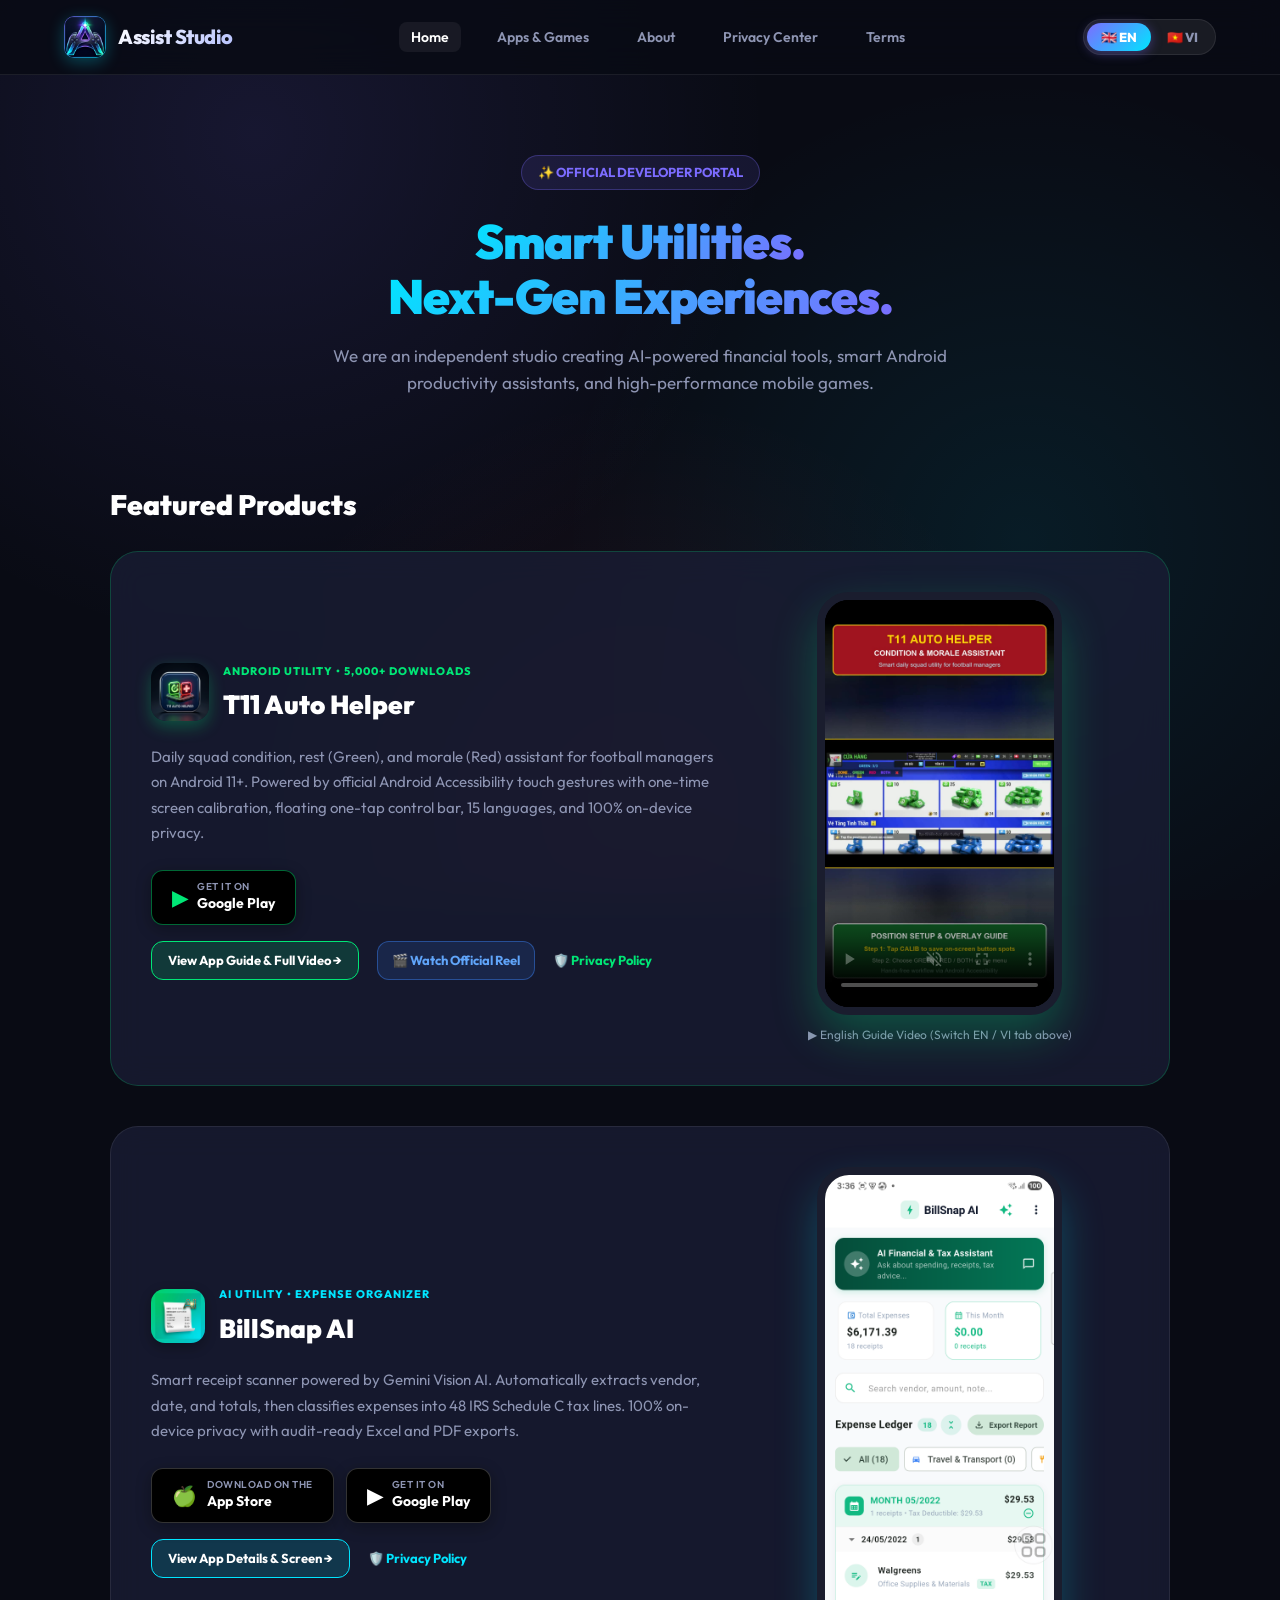
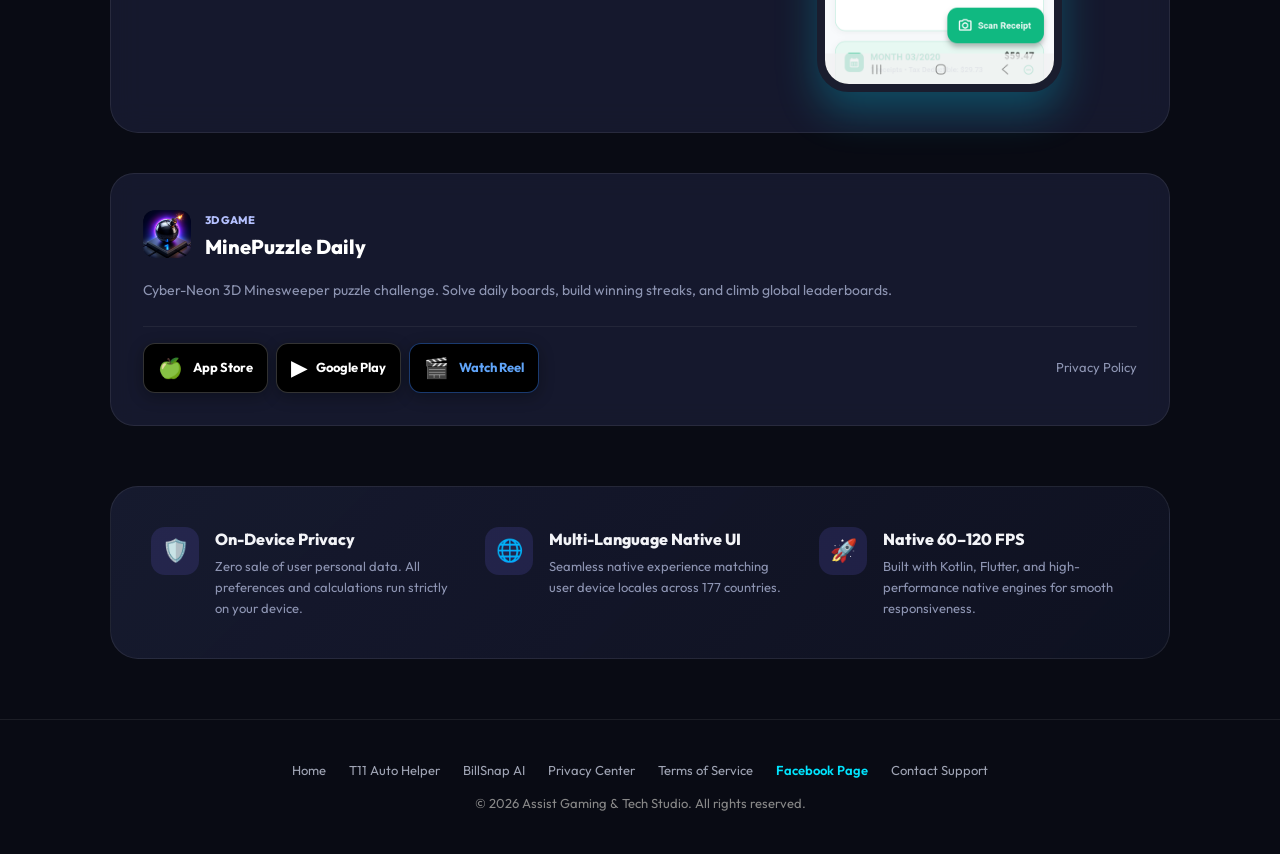
<file: index.html>
<!DOCTYPE html>
<html lang="en">
<head>
  <!-- Google tag (gtag.js — GA4 G-ZSSLR5DEYZ) -->
  <script async src="https://www.googletagmanager.com/gtag/js?id=G-ZSSLR5DEYZ"></script>
  <script>
    window.dataLayer = window.dataLayer || [];
    function gtag(){dataLayer.push(arguments);}
    gtag('js', new Date());
    gtag('config', 'G-ZSSLR5DEYZ');
  </script>

  <meta charset="UTF-8">
  <meta name="viewport" content="width=device-width, initial-scale=1.0">
  <title>Assist Gaming & Tech Studio | Official Developer Portal</title>
  <meta name="description" content="Official developer portal for Assist Gaming & Tech Studio. Makers of BillSnap AI, T11 Auto Helper, MinePuzzle Daily, and smart mobile utilities.">
  <meta name="keywords" content="BillSnap AI, T11 Auto Helper, MinePuzzle Daily, Android, iOS, Flutter, Developer Portal">

  <!-- Open Graph -->
  <meta property="og:title" content="Assist Gaming & Tech Studio">
  <meta property="og:description" content="Discover smart AI utilities, Android productivity assistants, and high-performance mobile games.">
  <meta property="og:image" content="https://gamingassistvn.github.io/assets/icons/studio_og.jpg">
  <meta property="og:type" content="website">
  <meta property="og:url" content="https://gamingassistvn.github.io/">

  <!-- Favicons -->
  <link rel="icon" type="image/png" sizes="32x32" href="/favicon-32x32.png?v=2">
  <link rel="icon" type="image/png" sizes="512x512" href="/favicon.png?v=2">
  <link rel="shortcut icon" href="/favicon.ico?v=2">
  <link rel="apple-touch-icon" sizes="180x180" href="/apple-touch-icon.png?v=2">

  <!-- Google Fonts -->
  <link rel="preconnect" href="https://fonts.googleapis.com">
  <link rel="preconnect" href="https://fonts.gstatic.com" crossorigin>
  <link href="https://fonts.googleapis.com/css2?family=Outfit:wght@400;500;600;700;800;900&display=swap" rel="stylesheet">

  <link rel="stylesheet" href="css/style.css?v=2">
  <style>
    .lang-tabs {
      display: inline-flex;
      align-items: center;
      background: rgba(255, 255, 255, 0.07);
      border: 1px solid var(--border-glass);
      border-radius: 24px;
      padding: 3px;
      gap: 2px;
    }
    .lang-tab-btn {
      background: transparent;
      border: none;
      color: var(--text-dim);
      padding: 6px 14px;
      border-radius: 20px;
      font-family: inherit;
      font-weight: 800;
      font-size: 13px;
      cursor: pointer;
      display: inline-flex;
      align-items: center;
      gap: 5px;
      transition: all 0.2s ease;
    }
    .lang-tab-btn:hover {
      color: #FFFFFF;
    }
    .lang-tab-btn.active {
      background: linear-gradient(135deg, var(--accent-purple), var(--accent-cyan));
      color: #FFFFFF;
      box-shadow: 0 2px 12px rgba(124, 108, 255, 0.4);
    }
    .products-container {
      max-width: 1100px;
      margin: 0 auto;
      padding: 0 20px;
    }
    .product-showcase-card {
      background: var(--bg-card);
      border: 1px solid var(--border-glass);
      border-radius: 28px;
      padding: 40px;
      margin-bottom: 40px;
      display: flex;
      flex-direction: column;
      gap: 32px;
      backdrop-filter: blur(16px);
      transition: all 0.3s ease;
    }
    @media (min-width: 860px) {
      .product-showcase-card {
        flex-direction: row;
        align-items: center;
      }
    }
    .product-showcase-card:hover {
      border-color: rgba(255, 255, 255, 0.2);
      box-shadow: 0 20px 40px rgba(0, 0, 0, 0.4);
    }
    .product-showcase-t11 {
      border-color: rgba(0, 230, 118, 0.22);
    }
    .product-showcase-t11:hover {
      border-color: rgba(0, 230, 118, 0.45);
      box-shadow: 0 20px 45px rgba(0, 230, 118, 0.14);
    }
    .product-info-col {
      flex: 1.2;
    }
    .product-image-col {
      flex: 0.8;
      display: flex;
      flex-direction: column;
      align-items: center;
      justify-content: center;
    }
    .phone-mockup-mini {
      width: 100%;
      max-width: 245px;
      border-radius: 32px;
      border: 8px solid #1A1D2E;
      background: #000;
      box-shadow: 0 20px 40px rgba(0, 229, 255, 0.25);
      overflow: hidden;
      position: relative;
    }
    .phone-mockup-t11 {
      box-shadow: 0 20px 45px rgba(0, 230, 118, 0.28);
    }
    .phone-mockup-mini img,
    .phone-mockup-mini video {
      width: 100%;
      display: block;
    }
    .phone-mockup-mini video {
      aspect-ratio: 9 / 16;
      background: #000;
    }
    .store-btn-row {
      display: flex;
      flex-wrap: wrap;
      gap: 12px;
      margin: 24px 0 16px;
    }
    .app-meta-links {
      display: flex;
      flex-wrap: wrap;
      align-items: center;
      gap: 18px;
      font-size: 13px;
      color: var(--text-dim);
    }
    .app-meta-links a {
      color: var(--accent-cyan);
      text-decoration: none;
      font-weight: 700;
    }
    .app-meta-links a:hover {
      text-decoration: underline;
    }
    .grid-2-apps {
      display: grid;
      grid-template-columns: repeat(auto-fit, minmax(320px, 1fr));
      gap: 24px;
      margin-bottom: 60px;
    }
    .compact-app-card {
      background: var(--bg-card);
      border: 1px solid var(--border-glass);
      border-radius: 24px;
      padding: 32px;
      display: flex;
      flex-direction: column;
      justify-content: space-between;
      backdrop-filter: blur(12px);
      transition: all 0.3s ease;
    }
    .compact-app-card:hover {
      border-color: rgba(255, 255, 255, 0.2);
      transform: translateY(-4px);
    }
    @media (max-width: 768px) {
      .nav-links {
        display: none;
      }
      .product-showcase-card {
        padding: 26px 22px;
      }
    }
  </style>
</head>
<body>

  <!-- Navigation with Explicit EN / VI Tabs -->
  <nav class="navbar">
    <div class="container nav-container">
      <a href="index.html" class="brand">
        <img src="assets/icons/studio_logo.png" alt="Assist Gaming & Tech Studio" width="42" height="42" class="brand-logo-img" style="width: 42px; height: 42px; border-radius: 10px; object-fit: cover; flex-shrink: 0; box-shadow: 0 4px 16px rgba(0, 229, 255, 0.28);">
        <div class="brand-name">Assist Studio</div>
      </a>
      <ul class="nav-links">
        <li><a href="index.html" class="active" data-i18n="nav_home">Home</a></li>
        <li><a href="#apps" data-i18n="nav_apps">Apps & Games</a></li>
        <li><a href="#about" data-i18n="nav_about">About</a></li>
        <li><a href="privacy.html" data-i18n="nav_privacy">Privacy Center</a></li>
        <li><a href="terms.html" data-i18n="nav_terms">Terms</a></li>
      </ul>
      <div class="lang-tabs" role="tablist" aria-label="Language Switcher">
        <button type="button" id="lang-tab-en" class="lang-tab-btn active" onclick="setLanguage('en')">🇬🇧 EN</button>
        <button type="button" id="lang-tab-vi" class="lang-tab-btn" onclick="setLanguage('vi')">🇻🇳 VI</button>
      </div>
    </div>
  </nav>

  <!-- Hero Section -->
  <header class="hero">
    <div class="container">
      <div class="hero-badge">
        <span data-i18n="hero_badge">✨ OFFICIAL DEVELOPER PORTAL</span>
      </div>
      <h1 class="hero-title">
        <span data-i18n="hero_title_1">Smart Utilities.</span><br>
        <span data-i18n="hero_title_2">Next-Gen Experiences.</span>
      </h1>
      <p class="hero-desc" data-i18n="hero_desc">
        We are an independent studio creating AI-powered financial tools, smart Android productivity assistants, and high-performance mobile games.
      </p>
    </div>
  </header>

  <!-- Main Section: Products (Apps & Games) -->
  <main class="products-container" id="apps">
    
    <div style="margin-bottom: 24px;">
      <h2 style="font-size: 28px; font-weight: 900; color: #FFFFFF;" data-i18n="section_products">
        Featured Products
      </h2>
    </div>

    <!-- Product 1: T11 Auto Helper (Flagship Android Utility with Localized EN/VI Video) -->
    <div class="product-showcase-card product-showcase-t11" id="t11">
      <div class="product-info-col">
        <div style="display: flex; align-items: center; gap: 14px; margin-bottom: 16px;">
          <img src="assets/icons/t11_helper.png" alt="T11 Auto Helper" style="width: 58px; height: 58px; border-radius: 15px; box-shadow: 0 6px 16px rgba(0,230,118,0.28);">
          <div>
            <span style="font-size: 11px; font-weight: 800; color: #00E676; text-transform: uppercase; letter-spacing: 1px;" data-i18n="t11_category">ANDROID UTILITY • 5,000+ DOWNLOADS</span>
            <h3 style="font-size: 26px; font-weight: 900; color: #FFFFFF; margin: 2px 0;">T11 Auto Helper</h3>
          </div>
        </div>

        <p style="color: var(--text-dim); line-height: 1.7; font-size: 15px;" data-i18n="t11_desc">
          Daily squad condition, rest (Green), and morale (Red) assistant for football managers on Android 11+. Powered by official Android Accessibility touch gestures with one-time screen calibration, floating one-tap control bar, 15 languages, and 100% on-device privacy.
        </p>

        <!-- Google Play Button -->
        <div class="store-btn-row">
          <a href="https://play.google.com/store/apps/details?id=com.top11.autocollector" target="_blank" rel="noopener" class="btn-store" style="border-color: rgba(0, 230, 118, 0.45);">
            <span class="btn-store-icon" style="color: #00E676;">▶</span>
            <div>
              <span class="btn-store-sub" data-i18n="gp_get_it">GET IT ON</span>
              <span class="btn-store-main">Google Play</span>
            </div>
          </a>
        </div>

        <!-- Direct Links to Dedicated Video Landing Page & Privacy Policy -->
        <div class="app-meta-links">
          <a href="t11.html" style="color: #FFFFFF; background: rgba(0, 230, 118, 0.16); border: 1px solid #00E676; padding: 8px 16px; border-radius: 12px; text-decoration: none;" data-i18n="btn_t11_details">
            View App Guide &amp; Full Video &rarr;
          </a>
          <a href="https://www.facebook.com/reel/2073357523342734/" target="_blank" rel="noopener" style="color: #60A5FA; background: rgba(59, 130, 246, 0.14); border: 1px solid rgba(59, 130, 246, 0.45); padding: 8px 14px; border-radius: 12px; text-decoration: none;">
            🎬 Watch Official Reel
          </a>
          <a href="privacy/t11.html" style="color: #00E676;" data-i18n="link_billsnap_privacy">
            🛡️ Privacy Policy
          </a>
        </div>
      </div>

      <!-- Localized Video Preview (EN video on EN tab, VI video on VI tab) -->
      <div class="product-image-col">
        <div class="phone-mockup-mini phone-mockup-t11">
          <video id="home-t11-video"
                 poster="assets/t11/poster_en.jpg"
                 playsinline
                 controls
                 muted
                 loop
                 preload="metadata">
            <source id="home-t11-video-src" src="assets/t11/demo_en.mp4" type="video/mp4">
          </video>
        </div>
        <span style="font-size: 12px; color: var(--text-dim); margin-top: 10px;" data-i18n="t11_video_note">
          ▶ English Demo Video (Switch EN / VI above)
        </span>
      </div>
    </div>

    <!-- Product 2: BillSnap AI (Flagship AI Utility with Screen Preview) -->
    <div class="product-showcase-card">
      <div class="product-info-col">
        <div style="display: flex; align-items: center; gap: 14px; margin-bottom: 16px;">
          <img src="assets/billsnap/app_icon.png" alt="BillSnap AI" style="width: 54px; height: 54px; border-radius: 14px; box-shadow: 0 4px 12px rgba(0,0,0,0.3);">
          <div>
            <span style="font-size: 11px; font-weight: 800; color: var(--accent-cyan); text-transform: uppercase; letter-spacing: 1px;" data-i18n="billsnap_category">AI UTILITY • EXPENSE ORGANIZER</span>
            <h3 style="font-size: 26px; font-weight: 900; color: #FFFFFF; margin: 2px 0;">BillSnap AI</h3>
          </div>
        </div>

        <p style="color: var(--text-dim); line-height: 1.7; font-size: 15px;" data-i18n="billsnap_desc">
          Smart receipt scanner powered by Gemini Vision AI. Automatically extracts vendor, date, and totals, then classifies expenses into 48 IRS Schedule C tax lines. 100% on-device privacy with cross-platform backup across all devices.
        </p>

        <!-- Store Buttons -->
        <div class="store-btn-row">
          <a href="https://apps.apple.com/app/billsnap-ai/id6817136538" target="_blank" rel="noopener" class="btn-store">
            <span class="btn-store-icon">🍏</span>
            <div>
              <span class="btn-store-sub">DOWNLOAD ON THE</span>
              <span class="btn-store-main">App Store</span>
            </div>
          </a>
          <a href="https://play.google.com/store/apps/details?id=com.billsnap.ai" target="_blank" rel="noopener" class="btn-store">
            <span class="btn-store-icon">▶</span>
            <div>
              <span class="btn-store-sub" data-i18n="gp_get_it">GET IT ON</span>
              <span class="btn-store-main">Google Play</span>
            </div>
          </a>
        </div>

        <!-- Direct Links to Dedicated Screen and Privacy -->
        <div class="app-meta-links">
          <a href="billsnap.html" style="color: #FFFFFF; background: rgba(0, 229, 255, 0.15); border: 1px solid var(--accent-cyan); padding: 8px 16px; border-radius: 12px; text-decoration: none;" data-i18n="btn_view_details">
            View App Details &amp; Screen &rarr;
          </a>
          <a href="privacy/billsnap.html" data-i18n="link_billsnap_privacy">
            🛡️ Privacy Policy
          </a>
        </div>
      </div>

      <!-- Real Phone Screen (Swaps based on language EN/VI) -->
      <div class="product-image-col">
        <a href="billsnap.html" title="Click to view BillSnap details">
          <div class="phone-mockup-mini">
            <img id="home-billsnap-screen" src="assets/billsnap/screens/en/01_home_ledger.png" alt="BillSnap AI Screen">
          </div>
        </a>
      </div>
    </div>

    <!-- Other Products Grid -->
    <div class="grid-2-apps">
      <!-- Product 3: MinePuzzle Daily -->
      <div class="compact-app-card">
        <div>
          <div style="display: flex; align-items: center; gap: 14px; margin-bottom: 16px;">
            <img src="assets/icons/minepuzzle_daily.png" alt="MinePuzzle Daily" style="width: 48px; height: 48px; border-radius: 12px;">
            <div>
              <span style="font-size: 11px; font-weight: 800; color: #B4C0FE; text-transform: uppercase;" data-i18n="mine_category">3D GAME</span>
              <h3 style="font-size: 20px; font-weight: 800; color: #FFFFFF;">MinePuzzle Daily</h3>
            </div>
          </div>
          <p style="color: var(--text-dim); font-size: 14px; line-height: 1.6; margin-bottom: 24px;" data-i18n="mine_desc">
            Cyber-Neon 3D Minesweeper puzzle challenge. Solve daily boards, build winning streaks, and climb global leaderboards.
          </p>
        </div>
        <div style="display: flex; flex-wrap: wrap; gap: 10px; justify-content: space-between; align-items: center; border-top: 1px solid rgba(255,255,255,0.06); padding-top: 16px;">
          <div style="display: flex; flex-wrap: wrap; gap: 8px;">
            <a href="https://apps.apple.com/app/minepuzzle-daily/id6831532478" target="_blank" rel="noopener" class="btn-store" style="padding: 8px 14px;">
              <span class="btn-store-icon">🍏</span>
              <div><span class="btn-store-main" style="font-size: 13px;">App Store</span></div>
            </a>
            <a href="https://play.google.com/store/apps/details?id=com.minepuzzle.daily" target="_blank" rel="noopener" class="btn-store" style="padding: 8px 14px;">
              <span class="btn-store-icon">▶</span>
              <div><span class="btn-store-main" style="font-size: 13px;">Google Play</span></div>
            </a>
            <a href="https://www.facebook.com/reel/1132181576341875/" target="_blank" rel="noopener" class="btn-store" style="padding: 8px 14px; border-color: rgba(59, 130, 246, 0.45);">
              <span class="btn-store-icon" style="color: #60A5FA;">🎬</span>
              <div><span class="btn-store-main" style="font-size: 13px; color: #60A5FA;">Watch Reel</span></div>
            </a>
          </div>
          <a href="privacy/minepuzzle.html" style="font-size: 13px; color: var(--text-dim); text-decoration: none;" data-i18n="link_privacy">Privacy Policy</a>
        </div>
      </div>
    </div>

    <!-- About Section -->
    <section class="tech-banner" id="about" style="margin-bottom: 60px;">
      <div class="tech-grid">
        <div class="tech-item">
          <div class="tech-icon">🛡️</div>
          <div>
            <h4 class="tech-title" data-i18n="tech_1_title">On-Device Privacy</h4>
            <p class="tech-desc" data-i18n="tech_1_desc">Zero sale of user personal data. All preferences and calculations run strictly on your device.</p>
          </div>
        </div>
        <div class="tech-item">
          <div class="tech-icon">🌐</div>
          <div>
            <h4 class="tech-title" data-i18n="tech_2_title">Multi-Language Native UI</h4>
            <p class="tech-desc" data-i18n="tech_2_desc">Seamless native experience matching user device locales across 177 countries.</p>
          </div>
        </div>
        <div class="tech-item">
          <div class="tech-icon">🚀</div>
          <div>
            <h4 class="tech-title" data-i18n="tech_3_title">Native 60–120 FPS</h4>
            <p class="tech-desc" data-i18n="tech_3_desc">Built with Kotlin, Flutter, and high-performance native engines for smooth responsiveness.</p>
          </div>
        </div>
      </div>
    </section>

  </main>

  <!-- Footer -->
  <footer style="text-align: center; padding: 40px 20px; border-top: 1px solid rgba(255,255,255,0.08); color: #888; font-size: 13px;">
    <div style="margin-bottom: 12px;">
      <a href="index.html" style="color: #A0A5B5; margin: 0 10px; text-decoration: none;">Home</a>
      <a href="t11.html" style="color: #A0A5B5; margin: 0 10px; text-decoration: none;">T11 Auto Helper</a>
      <a href="billsnap.html" style="color: #A0A5B5; margin: 0 10px; text-decoration: none;">BillSnap AI</a>
      <a href="privacy.html" style="color: #A0A5B5; margin: 0 10px; text-decoration: none;">Privacy Center</a>
      <a href="terms.html" style="color: #A0A5B5; margin: 0 10px; text-decoration: none;">Terms of Service</a>
      <a href="https://www.facebook.com/profile.php?id=61596232747926" target="_blank" rel="noopener" style="color: #00E5FF; margin: 0 10px; text-decoration: none; font-weight: 600;">Facebook Page</a>
      <a href="mailto:gaming.assist.vn@gmail.com" style="color: #A0A5B5; margin: 0 10px; text-decoration: none;">Contact Support</a>
    </div>
    © 2026 Assist Gaming &amp; Tech Studio. All rights reserved.
  </footer>

  <!-- Language Tabs & Dual EN/VI Video + Screen Swapping Script -->
  <script>
    const translations = {
      en: {
        nav_home: "Home",
        nav_apps: "Apps & Games",
        nav_about: "About",
        nav_privacy: "Privacy Center",
        nav_terms: "Terms",
        hero_badge: "✨ OFFICIAL DEVELOPER PORTAL",
        hero_title_1: "Smart Utilities.",
        hero_title_2: "Next-Gen Experiences.",
        hero_desc: "We are an independent studio creating AI-powered financial tools, smart Android productivity assistants, and high-performance mobile games.",
        section_products: "Featured Products",
        gp_get_it: "GET IT ON",
        t11_category: "ANDROID UTILITY • 5,000+ DOWNLOADS",
        t11_desc: "Daily squad condition, rest (Green), and morale (Red) assistant for football managers on Android 11+. Powered by official Android Accessibility touch gestures with one-time screen calibration, floating one-tap control bar, 15 languages, and 100% on-device privacy.",
        btn_t11_details: "View App Guide & Full Video →",
        t11_video_note: "▶ English Guide Video (Switch EN / VI tab above)",
        t11_video_src: "assets/t11/demo_en.mp4",
        t11_poster_src: "assets/t11/poster_en.jpg",
        billsnap_category: "AI UTILITY • EXPENSE ORGANIZER",
        billsnap_desc: "Smart receipt scanner powered by Gemini Vision AI. Automatically extracts vendor, date, and totals, then classifies expenses into 48 IRS Schedule C tax lines. 100% on-device privacy with audit-ready Excel and PDF exports.",
        btn_view_details: "View App Details & Screen →",
        link_billsnap_privacy: "🛡️ Privacy Policy",
        mine_category: "3D GAME",
        mine_desc: "Cyber-Neon 3D Minesweeper puzzle challenge. Solve daily boards, build winning streaks, and climb global leaderboards.",
        link_privacy: "Privacy Policy",
        tech_1_title: "On-Device Privacy",
        tech_1_desc: "Zero sale of user personal data. All preferences and calculations run strictly on your device.",
        tech_2_title: "Multi-Language Native UI",
        tech_2_desc: "Seamless native experience matching user device locales across 177 countries.",
        tech_3_title: "Native 60–120 FPS",
        tech_3_desc: "Built with Kotlin, Flutter, and high-performance native engines for smooth responsiveness.",
        image_src: "assets/billsnap_screen_en.png"
      },
      vi: {
        nav_home: "Trang chủ",
        nav_apps: "Sản phẩm",
        nav_about: "Giới thiệu",
        nav_privacy: "Chính sách bảo mật",
        nav_terms: "Điều khoản",
        hero_badge: "✨ CỔNG THÔNG TIN NHÀ PHÁT TRIỂN",
        hero_title_1: "Tiện ích Thông minh.",
        hero_title_2: "Trải nghiệm Đỉnh cao.",
        hero_desc: "Chúng tôi là studio độc lập phát triển các công cụ tài chính AI, trợ lý tiện ích thông minh trên Android và trò chơi di động chất lượng cao.",
        section_products: "Sản phẩm Tiêu biểu",
        gp_get_it: "TẢI TRÊN",
        t11_category: "TIỆN ÍCH ANDROID • 5.000+ LƯỢT TẢI",
        t11_desc: "Trợ lý quản lý Thể lực (Gói Xanh) và Tinh thần (Gói Đỏ) hằng ngày dành cho HLV trên Android 11+. Sử dụng dịch vụ Trợ năng chuẩn của Android để mô phỏng chạm tự nhiên, chấm tọa độ 1 lần, thanh điều khiển nổi gọn nhẹ, hỗ trợ 15 ngôn ngữ và an toàn 100% trên thiết bị.",
        btn_t11_details: "Xem Hướng dẫn & Video Đầy đủ →",
        t11_video_note: "▶ Video Hướng dẫn Tiếng Việt (Chọn tab EN / VI ở trên)",
        t11_video_src: "assets/t11/demo_vi.mp4",
        t11_poster_src: "assets/t11/poster_vi.jpg",
        billsnap_category: "TIỆN ÍCH AI • QUẢN LÝ THUẾ",
        billsnap_desc: "Trợ lý quét hóa đơn thông minh ứng dụng Gemini Vision AI. Tự động trích xuất thông tin biên lai và phân loại chi phí vào 48 danh mục thuế IRS Schedule C. Bảo mật 100% trên thiết bị, xuất báo cáo Excel và PDF chuẩn kiểm toán.",
        btn_view_details: "Xem chi tiết & Màn hình App →",
        link_billsnap_privacy: "🛡️ Chính sách bảo mật",
        mine_category: "TRÒ CHƠI 3D",
        mine_desc: "Trò chơi Dò Mìn 3D phong cách Cyber-Neon. Thử thách giải đố mỗi ngày, xây dựng chuỗi thắng và thi đua bảng xếp hạng toàn cầu.",
        link_privacy: "Chính sách bảo mật",
        tech_1_title: "Bảo mật trên Thiết bị",
        tech_1_desc: "Mọi cấu hình và dữ liệu người dùng được xử lý cục bộ ngay trên thiết bị.",
        tech_2_title: "Đa Ngôn Ngữ Tự Động",
        tech_2_desc: "Trải nghiệm mượt mà tự động đồng bộ theo ngôn ngữ thiết bị tại 177 quốc gia.",
        tech_3_title: "Hiệu năng 60–120 FPS",
        tech_3_desc: "Xây dựng bằng Kotlin, Flutter và engine gốc hiệu năng cao cho phản hồi tức thì.",
        image_src: "assets/billsnap_screen_vi.png"
      }
    };

    let currentLang = 'en';

    function setLanguage(lang) {
      if (!translations[lang]) lang = 'en';
      currentLang = lang;
      sessionStorage.setItem('studio_manual_lang', currentLang);
      localStorage.setItem('studio_lang', currentLang);
      document.documentElement.lang = currentLang;
      applyLanguage(currentLang);
    }

    function applyLanguage(lang) {
      const data = translations[lang];

      const btnEn = document.getElementById('lang-tab-en');
      const btnVi = document.getElementById('lang-tab-vi');
      if (btnEn) btnEn.classList.toggle('active', lang === 'en');
      if (btnVi) btnVi.classList.toggle('active', lang === 'vi');

      // Update text
      document.querySelectorAll('[data-i18n]').forEach(el => {
        const key = el.getAttribute('data-i18n');
        if (data[key]) {
          el.textContent = data[key];
        }
      });

      // Swap BillSnap preview image (EN <-> VI)
      const homeImg = document.getElementById('home-billsnap-screen');
      if (homeImg) {
        homeImg.src = data.image_src;
      }

      // Swap T11 Auto Helper video (EN video <-> VI video)
      const t11Video = document.getElementById('home-t11-video');
      const t11Src = document.getElementById('home-t11-video-src');
      if (t11Video && t11Src) {
        t11Video.poster = data.t11_poster_src;
        if (t11Src.getAttribute('src') !== data.t11_video_src) {
          const wasPlaying = !t11Video.paused;
          t11Src.setAttribute('src', data.t11_video_src);
          t11Video.load();
          if (wasPlaying) {
            t11Video.play().catch(() => {});
          }
        }
      }
    }

    async function fetchGeoCountry(url, ms) {
      const ctrl = new AbortController();
      const timer = setTimeout(() => ctrl.abort(), ms);
      try {
        const res = await fetch(url, { signal: ctrl.signal });
        clearTimeout(timer);
        if (res.ok) return await res.json();
      } catch (e) {
        clearTimeout(timer);
      }
      return null;
    }

    async function detectPortalLangByIP() {
      const params = new URLSearchParams(window.location.search);
      const urlLang = (params.get('lang') || '').toLowerCase();
      if (urlLang === 'vi' || urlLang === 'en') return urlLang;

      const manual = sessionStorage.getItem('studio_manual_lang');
      if (manual === 'vi' || manual === 'en') return manual;

      // Primary Geo-IP: api.country.is -> Fallback: ipapi.co
      const d1 = await fetchGeoCountry('https://api.country.is/', 1200);
      if (d1 && d1.country) {
        return String(d1.country).toUpperCase() === 'VN' ? 'vi' : 'en';
      }
      const d2 = await fetchGeoCountry('https://ipapi.co/json/', 1500);
      if (d2 && d2.country_code) {
        return String(d2.country_code).toUpperCase() === 'VN' ? 'vi' : 'en';
      }

      // Fallback: Timezone / Browser language
      try {
        const tz = (Intl.DateTimeFormat().resolvedOptions().timeZone || '').toLowerCase();
        if (tz.includes('ho_chi_minh') || tz.includes('saigon')) return 'vi';
      } catch (e) {}
      return (navigator.language || '').toLowerCase().startsWith('vi') ? 'vi' : 'en';
    }

    document.addEventListener('DOMContentLoaded', async () => {
      const tzGuess = ((Intl.DateTimeFormat().resolvedOptions().timeZone || '').toLowerCase().includes('ho_chi_minh') || (navigator.language || '').toLowerCase().startsWith('vi')) ? 'vi' : 'en';
      currentLang = sessionStorage.getItem('studio_manual_lang') || tzGuess;
      applyLanguage(currentLang);

      const detected = await detectPortalLangByIP();
      if (detected !== currentLang) {
        currentLang = detected;
        applyLanguage(currentLang);
      }
    });
  </script>

</body>
</html>
</file>
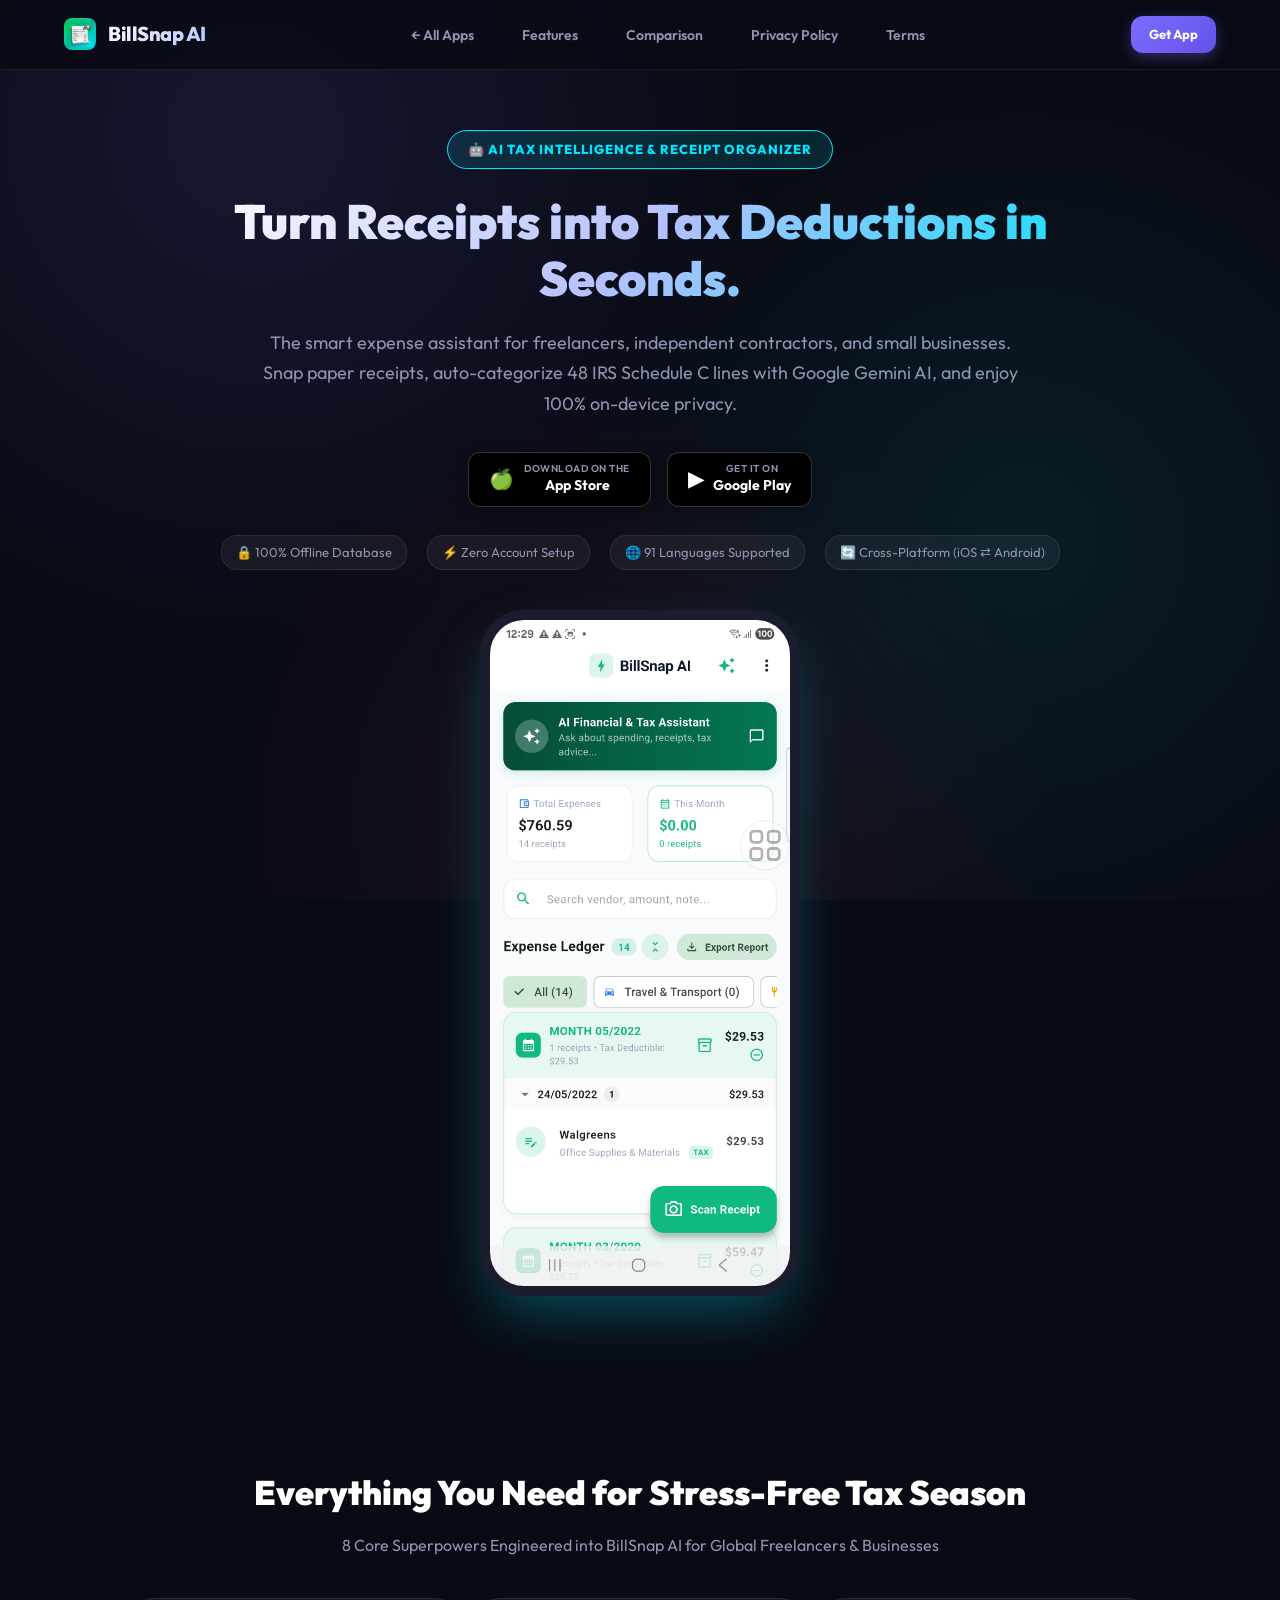
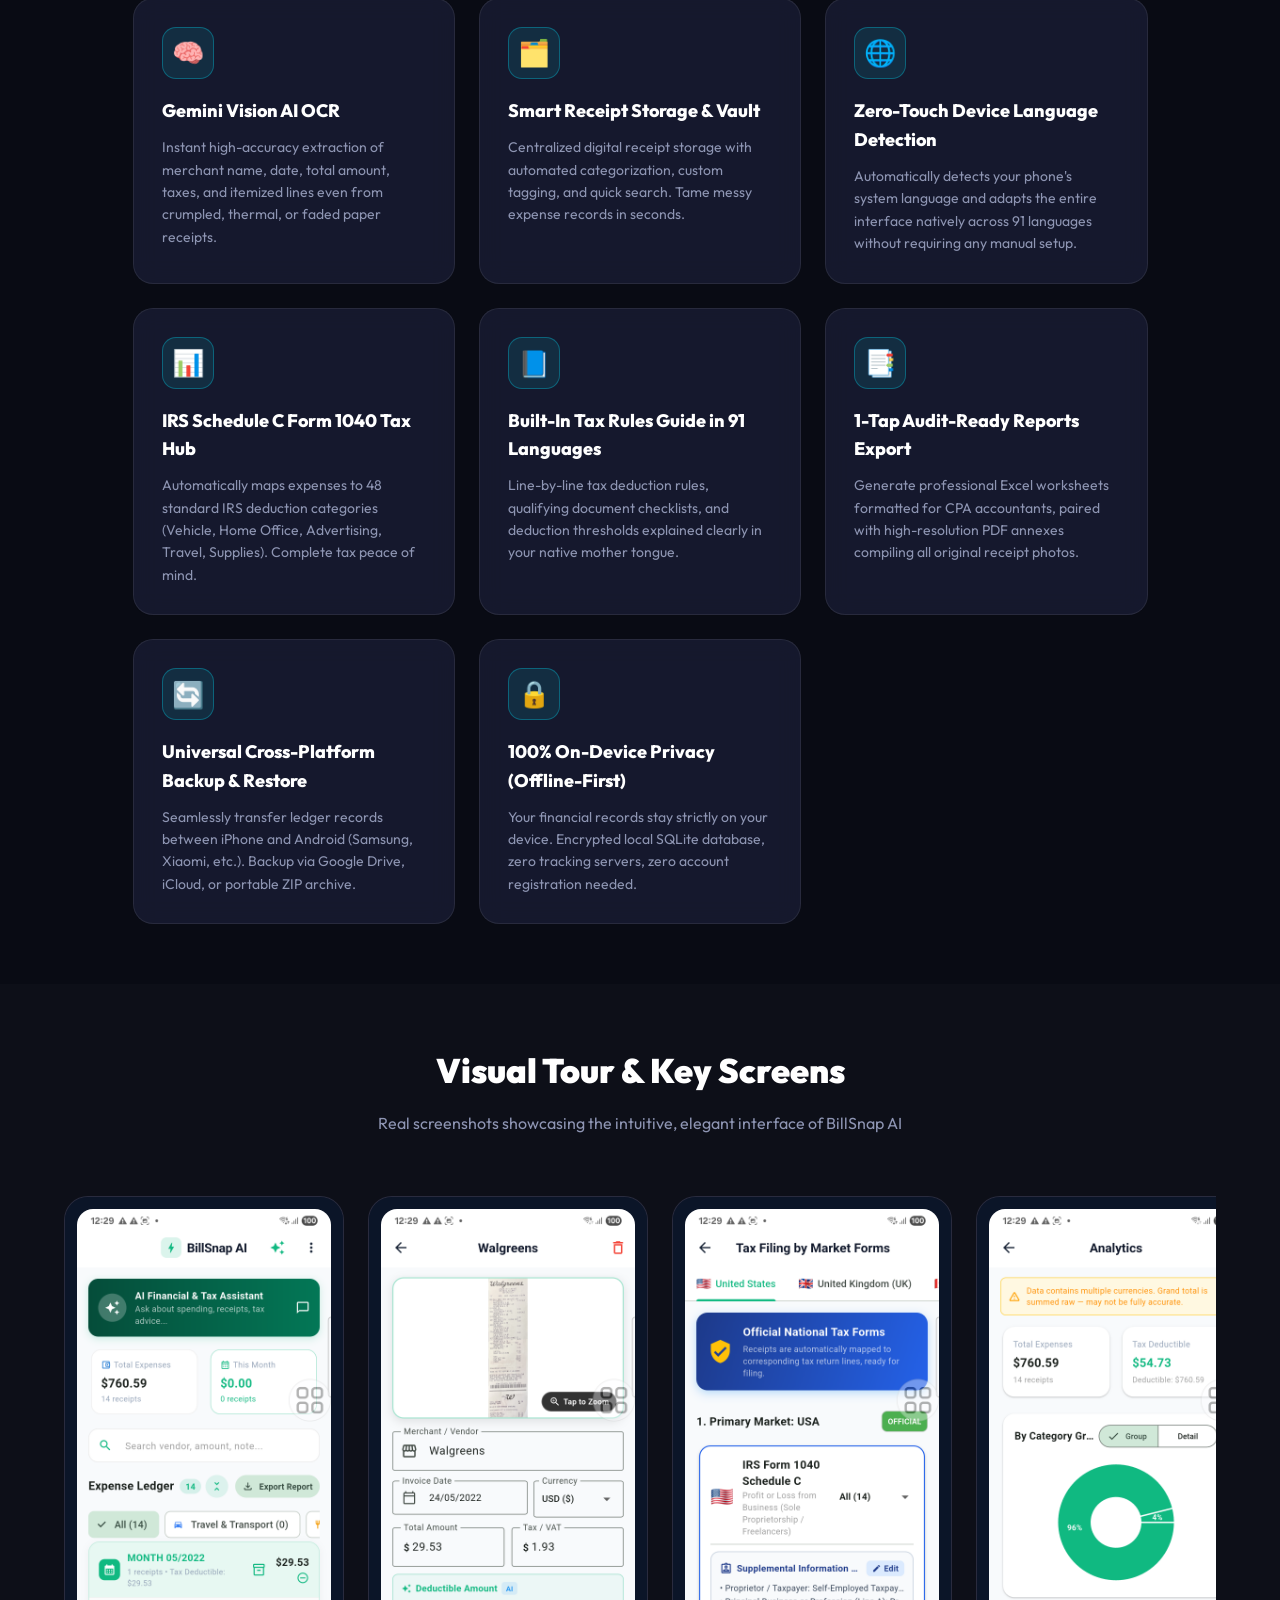
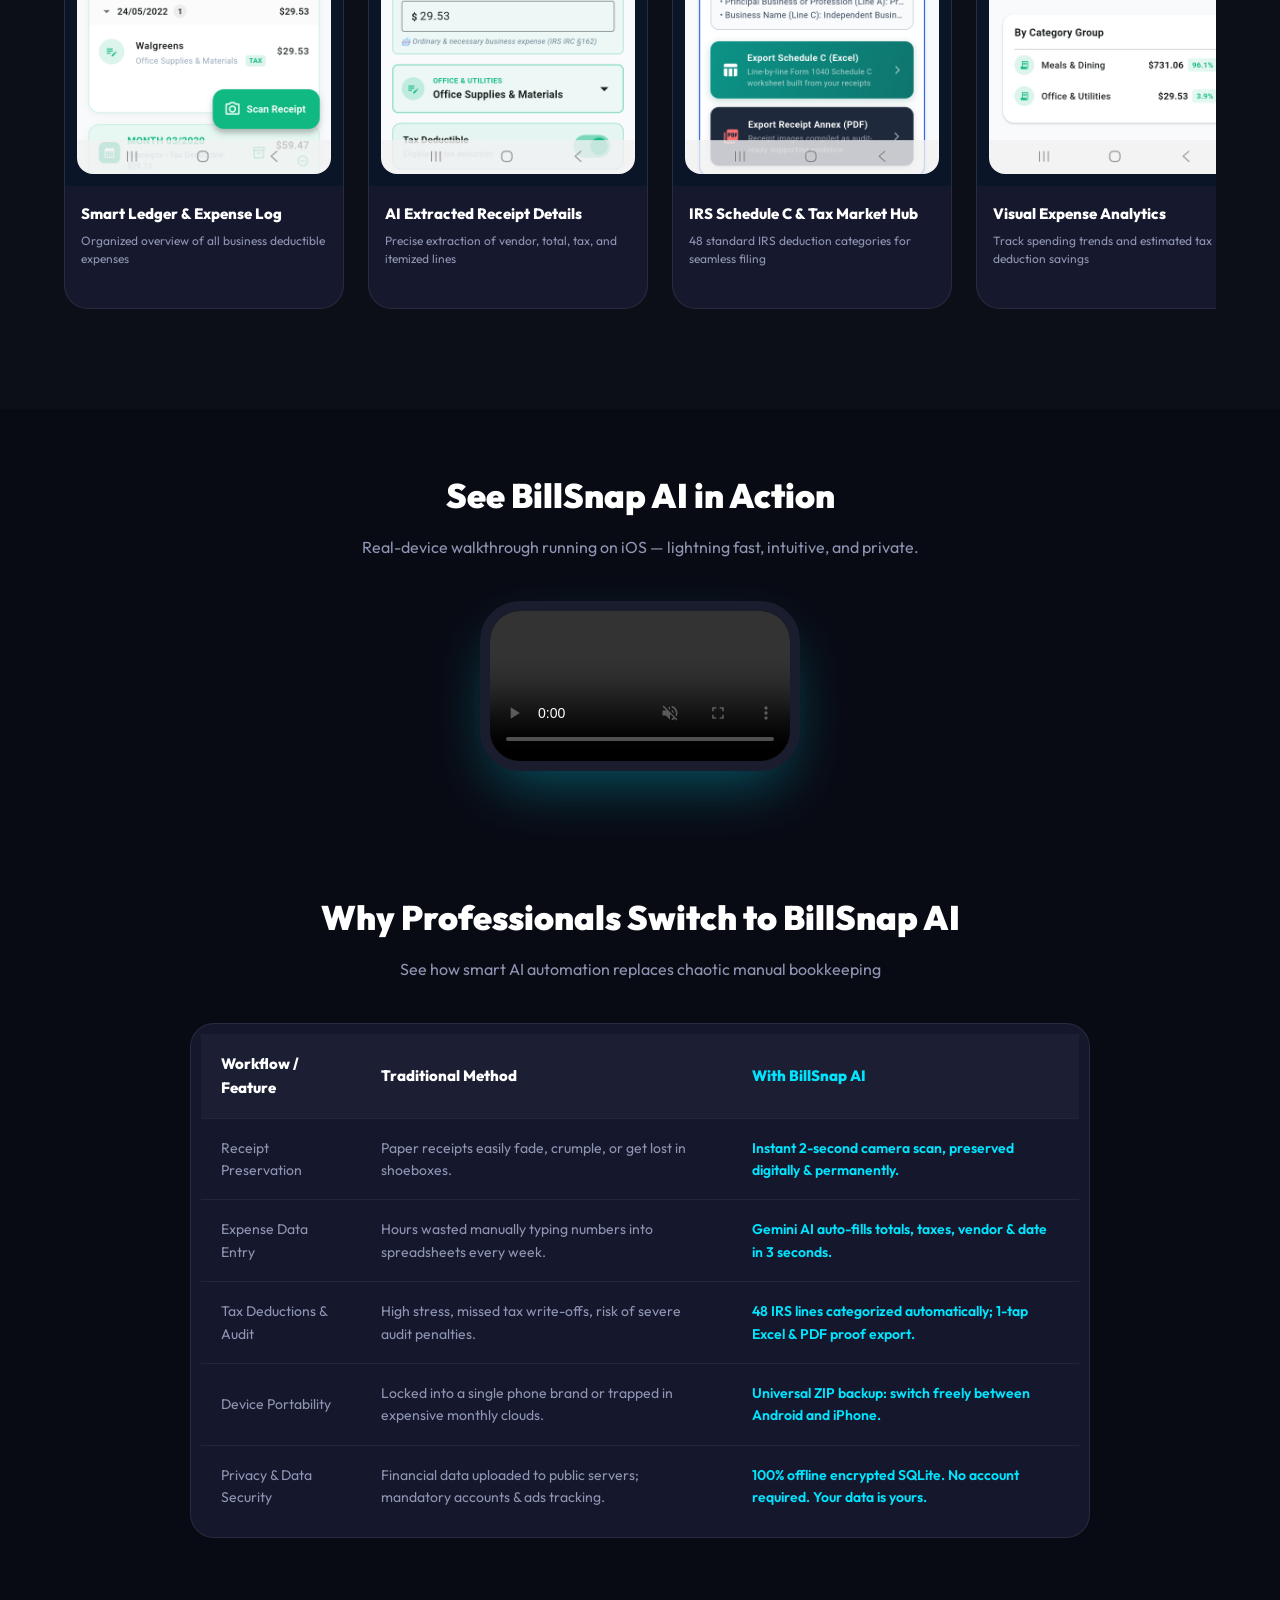
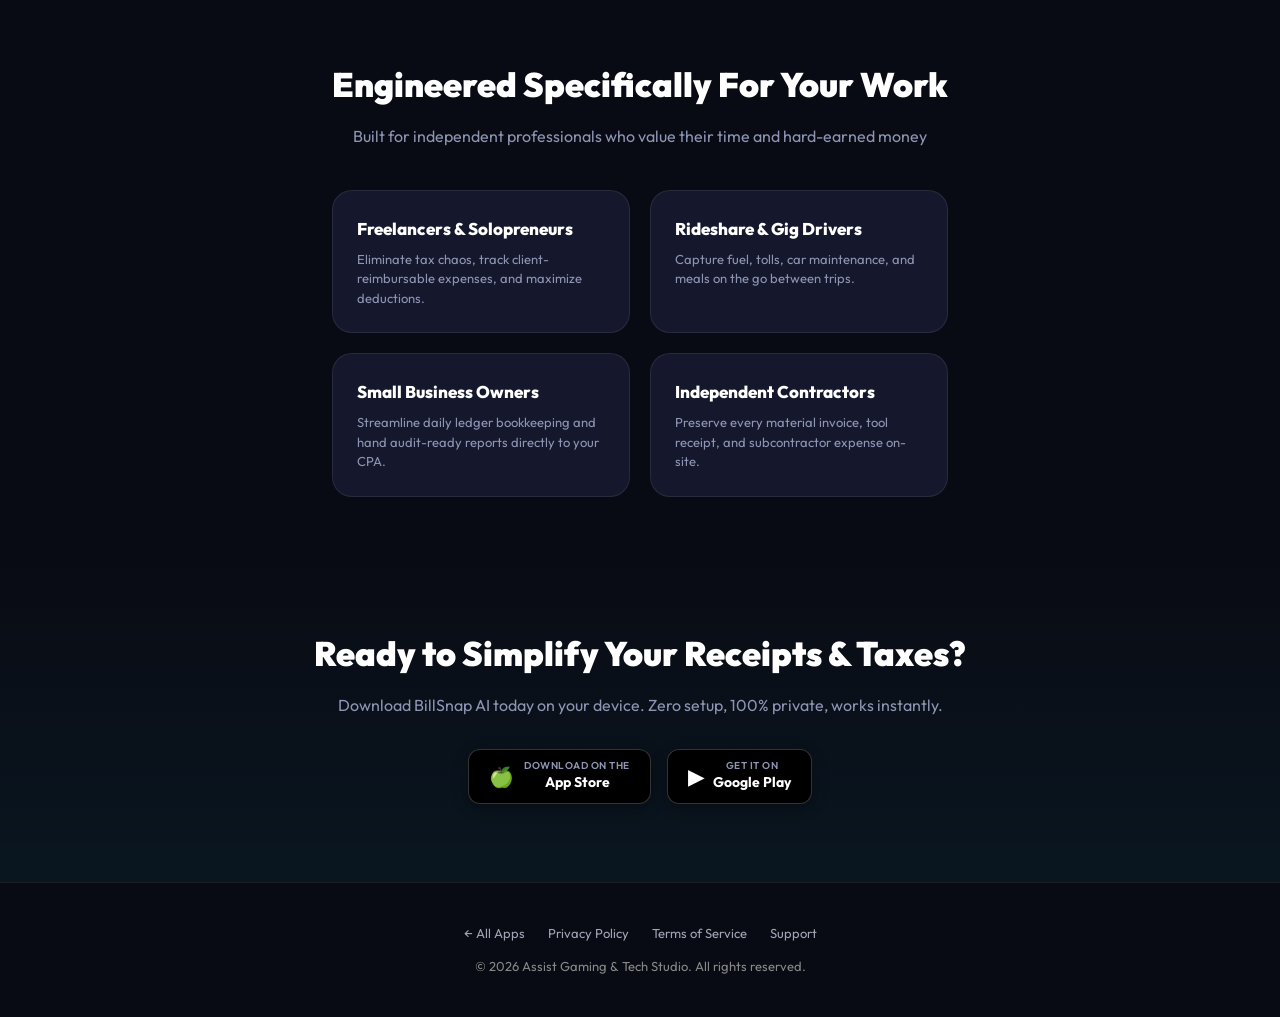
<file: billsnap.html>
<!DOCTYPE html>
<html lang="en">
<head>
  <meta charset="UTF-8">
  <meta name="viewport" content="width=device-width, initial-scale=1.0">
  <title>BillSnap AI — Smart Receipt Scanner & Tax Deduction Organizer</title>
  <meta name="description" content="AI-powered receipt & expense organizer for freelancers, contractors, and small businesses. 48 IRS Schedule C tax lines, 91 languages, 100% on-device privacy.">
  <meta name="keywords" content="BillSnap AI, Receipt Scanner, IRS Form 1040 Schedule C, Tax Deductions, Gemini Vision AI, Freelancer Taxes, Uber Driver Tax, Mileage & Receipts, 91 languages">

  <!-- Open Graph -->
  <meta property="og:title" content="BillSnap AI — Smart Receipt Scanner & Tax Deduction Organizer">
  <meta property="og:description" content="Snap paper receipts, auto-categorize 48 IRS Schedule C lines with Google Gemini AI, and enjoy 100% on-device privacy.">
  <meta property="og:image" content="https://gamingassistvn.github.io/assets/billsnap/app_icon.png">
  <meta property="og:type" content="website">

  <link rel="icon" type="image/png" href="assets/billsnap/app_icon.png">
  <link rel="apple-touch-icon" href="assets/billsnap/app_icon.png">

  <!-- Google Fonts -->
  <link rel="preconnect" href="https://fonts.googleapis.com">
  <link rel="preconnect" href="https://fonts.gstatic.com" crossorigin>
  <link href="https://fonts.googleapis.com/css2?family=Outfit:wght@400;500;600;700;800;900&display=swap" rel="stylesheet">

  <link rel="stylesheet" href="css/style.css">
  <style>
    /* BillSnap Product Page Custom Styling */
    .product-hero {
      padding: 60px 0 40px;
      text-align: center;
      position: relative;
    }
    .product-badge {
      display: inline-flex;
      align-items: center;
      gap: 8px;
      background: rgba(0, 229, 255, 0.12);
      border: 1px solid var(--accent-cyan);
      color: var(--accent-cyan);
      padding: 8px 20px;
      border-radius: 24px;
      font-size: 13px;
      font-weight: 800;
      letter-spacing: 1px;
      text-transform: uppercase;
      margin-bottom: 24px;
    }
    .product-title {
      font-size: 48px;
      font-weight: 900;
      line-height: 1.2;
      margin-bottom: 20px;
      background: linear-gradient(135deg, #FFFFFF 0%, #B4C0FE 50%, #00E5FF 100%);
      -webkit-background-clip: text;
      -webkit-text-fill-color: transparent;
      max-width: 920px;
      margin-left: auto;
      margin-right: auto;
    }
    .product-tagline {
      font-size: 18px;
      color: var(--text-dim);
      max-width: 780px;
      margin: 0 auto 32px;
      line-height: 1.7;
    }
    .cta-group {
      display: flex;
      justify-content: center;
      gap: 16px;
      flex-wrap: wrap;
      margin-bottom: 28px;
    }
    .trust-badges-row {
      display: flex;
      justify-content: center;
      gap: 20px;
      flex-wrap: wrap;
      margin-bottom: 40px;
      font-size: 13px;
      color: var(--text-dim);
    }
    .trust-badge-item {
      display: inline-flex;
      align-items: center;
      gap: 6px;
      background: rgba(255, 255, 255, 0.05);
      border: 1px solid var(--border-glass);
      padding: 6px 14px;
      border-radius: 16px;
    }

    /* Device Mockup Showcase */
    .mockup-showcase {
      display: flex;
      justify-content: center;
      align-items: center;
      margin: 20px auto 70px;
      position: relative;
    }
    .phone-frame {
      width: 100%;
      max-width: 320px;
      border-radius: 44px;
      border: 10px solid #1A1D2E;
      background: #000000;
      box-shadow: 0 25px 60px -15px rgba(0, 229, 255, 0.35);
      overflow: hidden;
      position: relative;
    }
    .phone-frame img {
      width: 100%;
      height: auto;
      display: block;
      transition: opacity 0.3s ease;
    }

    /* 8 Pillars Grid */
    .pillars-section {
      padding: 60px 0;
    }
    .section-header-center {
      text-align: center;
      max-width: 800px;
      margin: 0 auto 40px;
    }
    .section-title {
      font-size: 34px;
      font-weight: 900;
      color: #FFFFFF;
      margin-bottom: 12px;
    }
    .section-sub {
      font-size: 16px;
      color: var(--text-dim);
      line-height: 1.6;
    }
    .pillars-grid-8 {
      display: grid;
      grid-template-columns: repeat(auto-fit, minmax(280px, 1fr));
      gap: 24px;
    }
    .pillar-card {
      background: var(--bg-card);
      border: 1px solid var(--border-glass);
      border-radius: 20px;
      padding: 28px;
      backdrop-filter: blur(12px);
      transition: all 0.3s ease;
      display: flex;
      flex-direction: column;
    }
    .pillar-card:hover {
      border-color: var(--accent-cyan);
      transform: translateY(-4px);
      box-shadow: 0 15px 35px rgba(0, 229, 255, 0.15);
    }
    .pillar-icon-box {
      width: 52px;
      height: 52px;
      border-radius: 14px;
      background: rgba(0, 229, 255, 0.1);
      border: 1px solid rgba(0, 229, 255, 0.3);
      display: flex;
      align-items: center;
      justify-content: center;
      font-size: 26px;
      margin-bottom: 18px;
    }
    .pillar-card h3 {
      font-size: 18px;
      font-weight: 800;
      color: #FFFFFF;
      margin-bottom: 10px;
    }
    .pillar-card p {
      font-size: 14px;
      color: var(--text-dim);
      line-height: 1.6;
      flex-grow: 1;
    }

    /* Screenshots Gallery Track */
    .gallery-section {
      padding: 60px 0;
      background: rgba(255, 255, 255, 0.015);
    }
    .gallery-track {
      display: flex;
      gap: 24px;
      overflow-x: auto;
      padding: 20px 10px 40px;
      scroll-snap-type: x mandatory;
      scrollbar-width: thin;
      scrollbar-color: var(--accent-cyan) rgba(255, 255, 255, 0.05);
    }
    .gallery-card {
      flex: 0 0 280px;
      scroll-snap-align: start;
      background: var(--bg-card);
      border: 1px solid var(--border-glass);
      border-radius: 24px;
      overflow: hidden;
      display: flex;
      flex-direction: column;
      transition: all 0.3s ease;
    }
    .gallery-card:hover {
      border-color: var(--accent-cyan);
      transform: translateY(-4px);
    }
    .gallery-card-frame {
      background: #0B1528;
      padding: 12px;
      display: flex;
      justify-content: center;
      align-items: center;
    }
    .gallery-card-frame img {
      width: 100%;
      height: auto;
      border-radius: 16px;
      display: block;
    }
    .gallery-card-info {
      padding: 16px;
    }
    .gallery-card-info h4 {
      font-size: 15px;
      font-weight: 800;
      color: #FFFFFF;
      margin-bottom: 6px;
    }
    .gallery-card-info p {
      font-size: 12px;
      color: var(--text-dim);
      line-height: 1.5;
    }

    /* Video Walkthrough Section */
    .video-section {
      padding: 60px 0;
      text-align: center;
    }
    .video-container {
      max-width: 320px;
      margin: 0 auto;
      border-radius: 40px;
      border: 10px solid #1A1D2E;
      background: #000;
      box-shadow: 0 25px 60px -15px rgba(0, 229, 255, 0.35);
      overflow: hidden;
      position: relative;
    }
    .video-container video {
      width: 100%;
      height: auto;
      display: block;
    }

    /* Comparison Table */
    .comparison-section {
      padding: 60px 0;
    }
    .comparison-table-wrapper {
      max-width: 900px;
      margin: 0 auto;
      overflow-x: auto;
      background: var(--bg-card);
      border: 1px solid var(--border-glass);
      border-radius: 24px;
      padding: 10px;
    }
    .comparison-table {
      width: 100%;
      border-collapse: collapse;
      text-align: left;
    }
    .comparison-table th, .comparison-table td {
      padding: 18px 20px;
      border-bottom: 1px solid rgba(255, 255, 255, 0.06);
    }
    .comparison-table th {
      font-size: 15px;
      font-weight: 800;
      color: #FFFFFF;
      background: rgba(255, 255, 255, 0.03);
    }
    .comparison-table td {
      font-size: 14px;
      color: var(--text-dim);
      line-height: 1.6;
    }
    .comparison-table tr:last-child td {
      border-bottom: none;
    }
    .td-highlight {
      color: #00E5FF !important;
      font-weight: 600;
    }

    /* Target Audience Grid */
    .audience-section {
      padding: 60px 0;
    }
    .audience-grid {
      display: grid;
      grid-template-columns: repeat(auto-fit, minmax(260px, 1fr));
      gap: 20px;
    }
    .audience-card {
      background: var(--bg-card);
      border: 1px solid var(--border-glass);
      border-radius: 20px;
      padding: 24px;
    }
    .audience-card h4 {
      font-size: 17px;
      font-weight: 800;
      color: #FFFFFF;
      margin-bottom: 8px;
    }
    .audience-card p {
      font-size: 13px;
      color: var(--text-dim);
      line-height: 1.5;
    }

    /* Final CTA */
    .final-cta {
      padding: 70px 0 50px;
      text-align: center;
      background: linear-gradient(180deg, transparent 0%, rgba(0, 229, 255, 0.05) 100%);
    }

    @media (max-width: 768px) {
      .product-title {
        font-size: 34px;
      }
      .product-tagline {
        font-size: 16px;
      }
      .section-title {
        font-size: 26px;
      }
    }
  </style>
</head>
<body>

  <!-- Navigation (Clean & Minimalist — No Manual Language Toggle) -->
  <nav class="navbar">
    <div class="container nav-container">
      <a href="index.html" class="brand">
        <img src="assets/billsnap/app_icon.png" alt="BillSnap Logo" style="width: 32px; height: 32px; border-radius: 8px;">
        <div class="brand-name">BillSnap AI</div>
      </a>
      <ul class="nav-links">
        <li><a href="index.html" data-i18n="nav_all_apps">← All Apps</a></li>
        <li><a href="#features" data-i18n="nav_features">Features</a></li>
        <li><a href="#comparison" data-i18n="nav_comparison">Comparison</a></li>
        <li><a href="privacy/billsnap.html" data-i18n="nav_privacy">Privacy Policy</a></li>
        <li><a href="terms.html" data-i18n="nav_terms">Terms</a></li>
      </ul>
      <div>
        <a href="https://apps.apple.com/app/billsnap-ai/id6817136538" target="_blank" rel="noopener" class="btn-primary" style="padding: 8px 18px; font-size: 13px;">
          <span>Get App</span>
        </a>
      </div>
    </div>
  </nav>

  <!-- Product Hero -->
  <header class="container product-hero">
    <div class="product-badge" data-i18n="hero_badge">
      🤖 AI TAX INTELLIGENCE & RECEIPT ORGANIZER
    </div>
    <h1 class="product-title" data-i18n="hero_title">
      Turn Receipts into Tax Deductions in Seconds.
    </h1>
    <p class="product-tagline" data-i18n="hero_tagline">
      The smart expense assistant for freelancers, independent contractors, and small businesses. Snap paper receipts, auto-categorize 48 IRS Schedule C lines with Google Gemini AI, and enjoy 100% on-device privacy.
    </p>

    <!-- Download Buttons -->
    <div class="cta-group">
      <a href="https://apps.apple.com/app/billsnap-ai/id6817136538" target="_blank" rel="noopener" class="btn-store">
        <span class="btn-store-icon">🍏</span>
        <div>
          <span class="btn-store-sub" data-i18n="btn_store_sub_apple">DOWNLOAD ON THE</span>
          <span class="btn-store-main" data-i18n="btn_store_main_apple">App Store</span>
        </div>
      </a>
      <a href="https://play.google.com/store/apps/details?id=com.billsnap.ai" target="_blank" rel="noopener" class="btn-store">
        <span class="btn-store-icon">▶</span>
        <div>
          <span class="btn-store-sub" data-i18n="btn_store_sub_google">GET IT ON</span>
          <span class="btn-store-main" data-i18n="btn_store_main_google">Google Play</span>
        </div>
      </a>
    </div>

    <!-- Trust Badges -->
    <div class="trust-badges-row">
      <span class="trust-badge-item" data-i18n="trust_1">🔒 100% Offline Database</span>
      <span class="trust-badge-item" data-i18n="trust_2">⚡ Zero Account Setup</span>
      <span class="trust-badge-item" data-i18n="trust_3">🌐 91 Languages Supported</span>
      <span class="trust-badge-item" data-i18n="trust_4">🔄 Cross-Platform (iOS ⇄ Android)</span>
    </div>

    <!-- Phone Frame Showing Localized Real App Screen -->
    <div class="mockup-showcase">
      <div class="phone-frame">
        <img id="hero-mockup-img" src="assets/billsnap/screens/en/01_home_ledger.png" alt="BillSnap AI Real App Interface">
      </div>
    </div>
  </header>

  <!-- 8 Value Pillars Section -->
  <section id="features" class="container pillars-section">
    <div class="section-header-center">
      <h2 class="section-title" data-i18n="pillars_heading">Everything You Need for Stress-Free Tax Season</h2>
      <p class="section-sub" data-i18n="pillars_sub">8 Core Superpowers Engineered into BillSnap AI for Global Freelancers & Businesses</p>
    </div>

    <div class="pillars-grid-8">
      <!-- Pillar 1 -->
      <div class="pillar-card">
        <div class="pillar-icon-box">🧠</div>
        <h3 data-i18n="p1_title">Gemini Vision AI OCR</h3>
        <p data-i18n="p1_desc">Instant high-accuracy extraction of merchant name, date, total amount, taxes, and itemized lines even from crumpled, thermal, or faded paper receipts.</p>
      </div>

      <!-- Pillar 2 -->
      <div class="pillar-card">
        <div class="pillar-icon-box">🗂️</div>
        <h3 data-i18n="p2_title">Smart Receipt Storage & Vault</h3>
        <p data-i18n="p2_desc">Centralized digital receipt storage with automated categorization, custom tagging, and quick search. Tame messy expense records in seconds.</p>
      </div>

      <!-- Pillar 3 -->
      <div class="pillar-card">
        <div class="pillar-icon-box">🌐</div>
        <h3 data-i18n="p3_title">Zero-Touch Device Language Detection</h3>
        <p data-i18n="p3_desc">Automatically detects your phone's system language and adapts the entire interface natively across 91 languages without requiring any manual setup.</p>
      </div>

      <!-- Pillar 4 -->
      <div class="pillar-card">
        <div class="pillar-icon-box">📊</div>
        <h3 data-i18n="p4_title">IRS Schedule C Form 1040 Tax Hub</h3>
        <p data-i18n="p4_desc">Automatically maps expenses to 48 standard IRS deduction categories (Vehicle, Home Office, Advertising, Travel, Supplies). Complete tax peace of mind.</p>
      </div>

      <!-- Pillar 5 -->
      <div class="pillar-card">
        <div class="pillar-icon-box">📘</div>
        <h3 data-i18n="p5_title">Built-In Tax Rules Guide in 91 Languages</h3>
        <p data-i18n="p5_desc">Line-by-line tax deduction rules, qualifying document checklists, and deduction thresholds explained clearly in your native mother tongue.</p>
      </div>

      <!-- Pillar 6 -->
      <div class="pillar-card">
        <div class="pillar-icon-box">📑</div>
        <h3 data-i18n="p6_title">1-Tap Audit-Ready Reports Export</h3>
        <p data-i18n="p6_desc">Generate professional Excel worksheets formatted for CPA accountants, paired with high-resolution PDF annexes compiling all original receipt photos.</p>
      </div>

      <!-- Pillar 7 -->
      <div class="pillar-card">
        <div class="pillar-icon-box">🔄</div>
        <h3 data-i18n="p7_title">Universal Cross-Platform Backup & Restore</h3>
        <p data-i18n="p7_desc">Seamlessly transfer ledger records between iPhone and Android (Samsung, Xiaomi, etc.). Backup via Google Drive, iCloud, or portable ZIP archive.</p>
      </div>

      <!-- Pillar 8 -->
      <div class="pillar-card">
        <div class="pillar-icon-box">🔒</div>
        <h3 data-i18n="p8_title">100% On-Device Privacy (Offline-First)</h3>
        <p data-i18n="p8_desc">Your financial records stay strictly on your device. Encrypted local SQLite database, zero tracking servers, zero account registration needed.</p>
      </div>
    </div>
  </section>

  <!-- Interactive Screenshots Gallery Section -->
  <section class="gallery-section">
    <div class="container">
      <div class="section-header-center">
        <h2 class="section-title">Visual Tour & Key Screens</h2>
        <p class="section-sub">Real screenshots showcasing the intuitive, elegant interface of BillSnap AI</p>
      </div>
      <div id="screenshot-gallery-track" class="gallery-track">
        <!-- Injected dynamically by media-provider.js according to locale -->
      </div>
    </div>
  </section>

  <!-- Video Walkthrough Section -->
  <section class="container video-section">
    <div class="section-header-center">
      <h2 class="section-title" data-i18n="video_heading">See BillSnap AI in Action</h2>
      <p class="section-sub" data-i18n="video_sub">Real-device walkthrough running on iOS — lightning fast, intuitive, and private.</p>
    </div>
    <div class="video-container">
      <video id="demo-video-player" playsinline controls muted loop preload="metadata">
        <source src="assets/billsnap/demo_video.mp4" type="video/mp4">
        Your browser does not support the video tag.
      </video>
    </div>
  </section>

  <!-- Comparison Section -->
  <section id="comparison" class="container comparison-section">
    <div class="section-header-center">
      <h2 class="section-title" data-i18n="comparison_heading">Why Professionals Switch to BillSnap AI</h2>
      <p class="section-sub" data-i18n="comparison_sub">See how smart AI automation replaces chaotic manual bookkeeping</p>
    </div>
    <div class="comparison-table-wrapper">
      <table class="comparison-table">
        <thead>
          <tr>
            <th data-i18n="th_feature">Workflow / Feature</th>
            <th data-i18n="th_traditional">Traditional Method</th>
            <th class="td-highlight" data-i18n="th_billsnap">With BillSnap AI</th>
          </tr>
        </thead>
        <tbody>
          <tr>
            <td data-i18n="comp_1_label">Receipt Preservation</td>
            <td data-i18n="comp_1_trad">Paper receipts easily fade, crumple, or get lost in shoeboxes.</td>
            <td class="td-highlight" data-i18n="comp_1_billsnap">Instant 2-second camera scan, preserved digitally & permanently.</td>
          </tr>
          <tr>
            <td data-i18n="comp_2_label">Expense Data Entry</td>
            <td data-i18n="comp_2_trad">Hours wasted manually typing numbers into spreadsheets every week.</td>
            <td class="td-highlight" data-i18n="comp_2_billsnap">Gemini AI auto-fills totals, taxes, vendor & date in 3 seconds.</td>
          </tr>
          <tr>
            <td data-i18n="comp_3_label">Tax Deductions & Audit</td>
            <td data-i18n="comp_3_trad">High stress, missed tax write-offs, risk of severe audit penalties.</td>
            <td class="td-highlight" data-i18n="comp_3_billsnap">48 IRS lines categorized automatically; 1-tap Excel & PDF proof export.</td>
          </tr>
          <tr>
            <td data-i18n="comp_4_label">Device Portability</td>
            <td data-i18n="comp_4_trad">Locked into a single phone brand or trapped in expensive monthly clouds.</td>
            <td class="td-highlight" data-i18n="comp_4_billsnap">Universal ZIP backup: switch freely between Android and iPhone.</td>
          </tr>
          <tr>
            <td data-i18n="comp_5_label">Privacy & Data Security</td>
            <td data-i18n="comp_5_trad">Financial data uploaded to public servers; mandatory accounts & ads tracking.</td>
            <td class="td-highlight" data-i18n="comp_5_billsnap">100% offline encrypted SQLite. No account required. Your data is yours.</td>
          </tr>
        </tbody>
      </table>
    </div>
  </section>

  <!-- Target Audience Section -->
  <section class="container audience-section">
    <div class="section-header-center">
      <h2 class="section-title" data-i18n="audience_heading">Engineered Specifically For Your Work</h2>
      <p class="section-sub" data-i18n="audience_sub">Built for independent professionals who value their time and hard-earned money</p>
    </div>
    <div class="audience-grid">
      <div class="audience-card">
        <h4 data-i18n="aud_1_title">Freelancers & Solopreneurs</h4>
        <p data-i18n="aud_1_desc">Eliminate tax chaos, track client-reimbursable expenses, and maximize deductions.</p>
      </div>
      <div class="audience-card">
        <h4 data-i18n="aud_2_title">Rideshare & Gig Drivers</h4>
        <p data-i18n="aud_2_desc">Capture fuel, tolls, car maintenance, and meals on the go between trips.</p>
      </div>
      <div class="audience-card">
        <h4 data-i18n="aud_3_title">Small Business Owners</h4>
        <p data-i18n="aud_3_desc">Streamline daily ledger bookkeeping and hand audit-ready reports directly to your CPA.</p>
      </div>
      <div class="audience-card">
        <h4 data-i18n="aud_4_title">Independent Contractors</h4>
        <p data-i18n="aud_4_desc">Preserve every material invoice, tool receipt, and subcontractor expense on-site.</p>
      </div>
    </div>
  </section>

  <!-- Final CTA -->
  <section class="final-cta">
    <div class="container">
      <h2 class="section-title" data-i18n="cta_heading">Ready to Simplify Your Receipts & Taxes?</h2>
      <p class="section-sub" style="margin-bottom: 30px;" data-i18n="cta_sub">Download BillSnap AI today on your device. Zero setup, 100% private, works instantly.</p>
      <div class="cta-group">
        <a href="https://apps.apple.com/app/billsnap-ai/id6817136538" target="_blank" rel="noopener" class="btn-store">
          <span class="btn-store-icon">🍏</span>
          <div>
            <span class="btn-store-sub" data-i18n="btn_store_sub_apple">DOWNLOAD ON THE</span>
            <span class="btn-store-main" data-i18n="btn_store_main_apple">App Store</span>
          </div>
        </a>
        <a href="https://play.google.com/store/apps/details?id=com.billsnap.ai" target="_blank" rel="noopener" class="btn-store">
          <span class="btn-store-icon">▶</span>
          <div>
            <span class="btn-store-sub" data-i18n="btn_store_sub_google">GET IT ON</span>
            <span class="btn-store-main" data-i18n="btn_store_main_google">Google Play</span>
          </div>
        </a>
      </div>
    </div>
  </section>

  <!-- Footer -->
  <footer style="text-align: center; padding: 40px 20px; border-top: 1px solid rgba(255,255,255,0.08); color: #888; font-size: 13px;">
    <div style="margin-bottom: 12px;">
      <a href="index.html" style="color: #A0A5B5; margin: 0 10px; text-decoration: none;" data-i18n="nav_all_apps">← All Apps</a>
      <a href="privacy/billsnap.html" style="color: #A0A5B5; margin: 0 10px; text-decoration: none;" data-i18n="footer_privacy">Privacy Policy</a>
      <a href="terms.html" style="color: #A0A5B5; margin: 0 10px; text-decoration: none;" data-i18n="footer_terms">Terms of Service</a>
      <a href="mailto:gaming.assist.vn@gmail.com" style="color: #A0A5B5; margin: 0 10px; text-decoration: none;">Support</a>
    </div>
    <div data-i18n="footer_rights">© 2026 Assist Gaming & Tech Studio. All rights reserved.</div>
  </footer>

  <!-- Modular Scripts: Locales, Media Provider & Geo-IP Core Engine -->
  <script src="js/i18n/locales/en.js"></script>
  <script src="js/i18n/locales/vi.js"></script>
  <script src="js/i18n/media-provider.js"></script>
  <script src="js/i18n/i18n-core.js"></script>

</body>
</html>
</file>
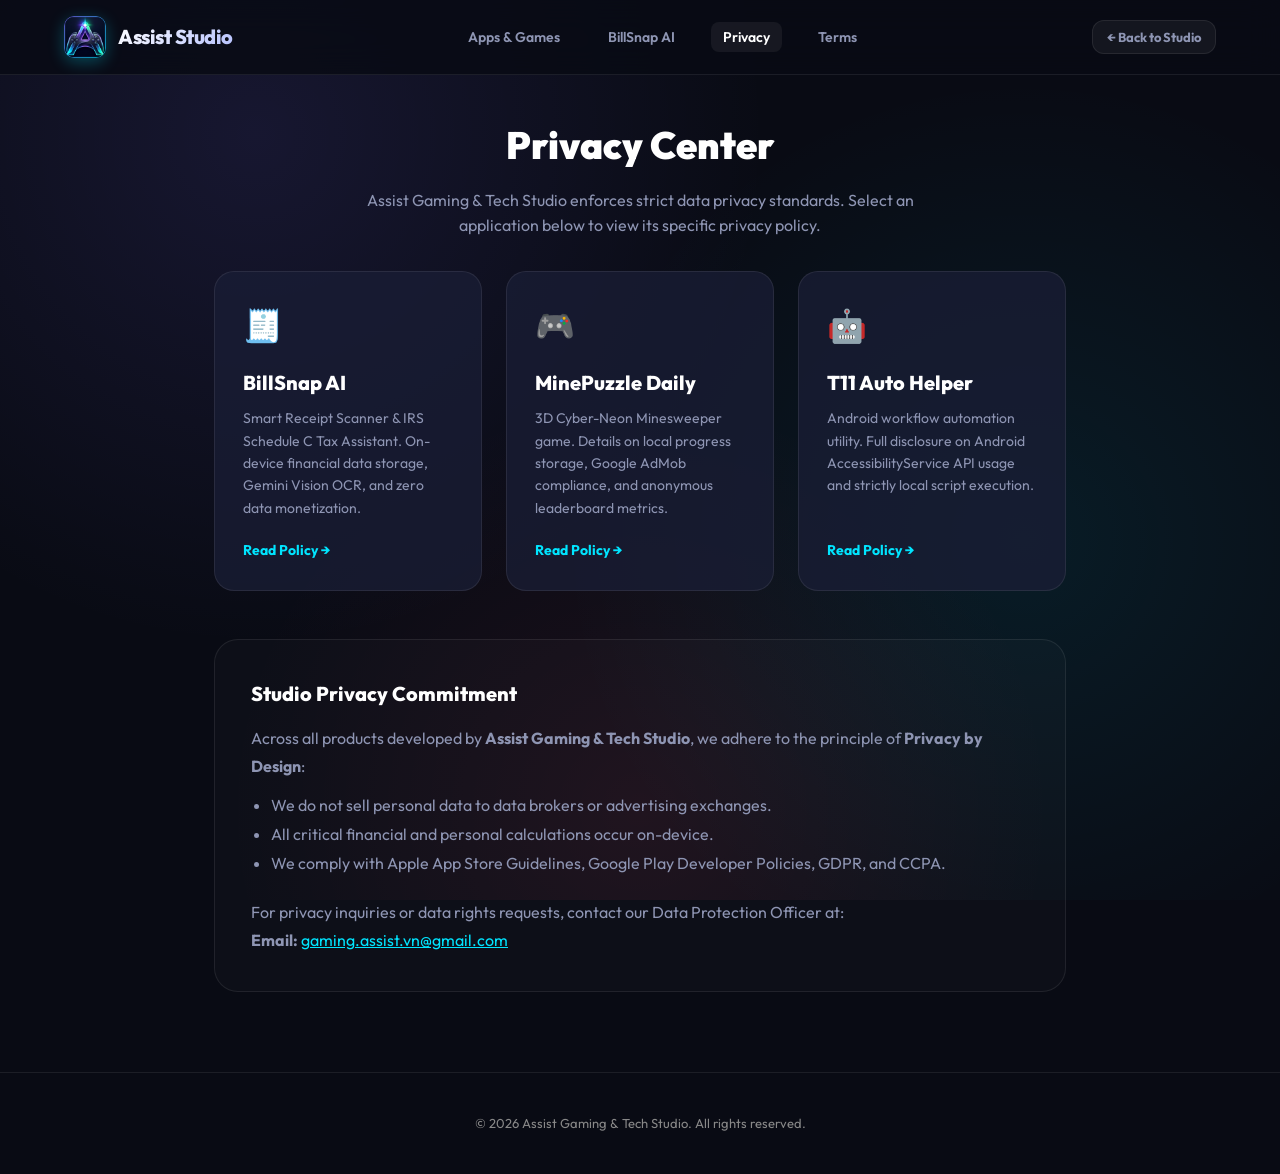
<file: privacy.html>
<!DOCTYPE html>
<html lang="en">
<head>
  <meta charset="UTF-8">
  <meta name="viewport" content="width=device-width, initial-scale=1.0">
  <title>Privacy Policies | Assist Gaming & Tech Studio</title>
  <meta name="description" content="Official Privacy Policies for Assist Gaming & Tech Studio and all published applications.">

  <!-- Favicons -->
  <link rel="icon" type="image/png" sizes="32x32" href="/favicon-32x32.png?v=2">
  <link rel="icon" type="image/png" sizes="512x512" href="/favicon.png?v=2">
  <link rel="shortcut icon" href="/favicon.ico?v=2">
  <link rel="apple-touch-icon" sizes="180x180" href="/apple-touch-icon.png?v=2">
  <link rel="preconnect" href="https://fonts.googleapis.com">
  <link rel="preconnect" href="https://fonts.gstatic.com" crossorigin>
  <link href="https://fonts.googleapis.com/css2?family=Outfit:wght@400;500;600;700;800;900&display=swap" rel="stylesheet">
  <link rel="stylesheet" href="css/style.css?v=2">
  <style>
    .legal-content {
      max-width: 900px;
      margin: 40px auto 80px;
      padding: 0 24px;
      color: #E0E0E0;
    }
    .policy-grid {
      display: grid;
      grid-template-columns: repeat(auto-fit, minmax(260px, 1fr));
      gap: 24px;
      margin: 32px 0 48px;
    }
    .policy-card {
      background: var(--bg-card, rgba(255, 255, 255, 0.03));
      border: 1px solid var(--border-glass, rgba(255, 255, 255, 0.08));
      border-radius: 20px;
      padding: 28px;
      transition: all 0.3s ease;
      display: flex;
      flex-direction: column;
      justify-content: space-between;
    }
    .policy-card:hover {
      border-color: var(--accent-cyan, #00E5FF);
      transform: translateY(-4px);
      box-shadow: 0 12px 30px rgba(0, 229, 255, 0.15);
    }
    .policy-icon {
      font-size: 32px;
      margin-bottom: 16px;
    }
    .policy-title {
      font-size: 20px;
      font-weight: 800;
      color: #FFFFFF;
      margin-bottom: 8px;
    }
    .policy-desc {
      font-size: 14px;
      color: var(--text-dim, #A0A5B5);
      line-height: 1.6;
      margin-bottom: 20px;
    }
    .policy-btn {
      display: inline-flex;
      align-items: center;
      gap: 6px;
      font-weight: 700;
      font-size: 14px;
      color: var(--accent-cyan, #00E5FF);
      text-decoration: none;
    }
    .general-card {
      background: rgba(255, 255, 255, 0.02);
      border: 1px solid var(--border-glass, rgba(255, 255, 255, 0.08));
      border-radius: 24px;
      padding: 36px;
      line-height: 1.8;
      color: var(--text-dim, #A0A5B5);
    }
    .general-card h2 {
      font-size: 20px;
      font-weight: 800;
      color: #FFFFFF;
      margin-bottom: 12px;
    }
  </style>
</head>
<body>

  <!-- Navigation -->
  <nav class="navbar">
    <div class="container nav-container">
      <a href="index.html" class="brand">
        <img src="assets/icons/studio_logo.png" alt="Assist Gaming & Tech Studio" width="42" height="42" class="brand-logo-img" style="width: 42px; height: 42px; border-radius: 10px; object-fit: cover; flex-shrink: 0; box-shadow: 0 4px 16px rgba(0, 229, 255, 0.28);">
        <div class="brand-name">Assist Studio</div>
      </a>
      <ul class="nav-links">
        <li><a href="index.html">Apps & Games</a></li>
        <li><a href="billsnap.html">BillSnap AI</a></li>
        <li><a href="privacy.html" class="active">Privacy</a></li>
        <li><a href="terms.html">Terms</a></li>
      </ul>
      <div>
        <a href="index.html" class="btn-secondary" style="padding: 6px 14px; font-size: 13px;">← Back to Studio</a>
      </div>
    </div>
  </nav>

  <main class="legal-content">
    <div style="text-align: center; margin-bottom: 30px;">
      <h1 style="font-size: 38px; font-weight: 900; color: #FFFFFF; margin-bottom: 12px;">
        Privacy Center
      </h1>
      <p style="color: var(--text-dim, #A0A5B5); font-size: 16px; max-width: 600px; margin: 0 auto;">
        Assist Gaming & Tech Studio enforces strict data privacy standards. Select an application below to view its specific privacy policy.
      </p>
    </div>

    <!-- Per-App Privacy Grid -->
    <div class="policy-grid">
      <!-- BillSnap AI -->
      <div class="policy-card">
        <div>
          <div class="policy-icon">🧾</div>
          <h3 class="policy-title">BillSnap AI</h3>
          <p class="policy-desc">
            Smart Receipt Scanner & IRS Schedule C Tax Assistant. On-device financial data storage, Gemini Vision OCR, and zero data monetization.
          </p>
        </div>
        <a href="privacy/billsnap.html" class="policy-btn">
          Read Policy &rarr;
        </a>
      </div>

      <!-- MinePuzzle Daily -->
      <div class="policy-card">
        <div>
          <div class="policy-icon">🎮</div>
          <h3 class="policy-title">MinePuzzle Daily</h3>
          <p class="policy-desc">
            3D Cyber-Neon Minesweeper game. Details on local progress storage, Google AdMob compliance, and anonymous leaderboard metrics.
          </p>
        </div>
        <a href="privacy/minepuzzle.html" class="policy-btn">
          Read Policy &rarr;
        </a>
      </div>

      <!-- T11 Auto Helper -->
      <div class="policy-card">
        <div>
          <div class="policy-icon">🤖</div>
          <h3 class="policy-title">T11 Auto Helper</h3>
          <p class="policy-desc">
            Android workflow automation utility. Full disclosure on Android AccessibilityService API usage and strictly local script execution.
          </p>
        </div>
        <a href="privacy/t11.html" class="policy-btn">
          Read Policy &rarr;
        </a>
      </div>
    </div>

    <!-- Studio General Statement -->
    <div class="general-card">
      <h2>Studio Privacy Commitment</h2>
      <p>
        Across all products developed by <strong>Assist Gaming & Tech Studio</strong>, we adhere to the principle of <strong>Privacy by Design</strong>:
      </p>
      <ul style="padding-left: 20px; margin-top: 10px;">
        <li>We do not sell personal data to data brokers or advertising exchanges.</li>
        <li>All critical financial and personal calculations occur on-device.</li>
        <li>We comply with Apple App Store Guidelines, Google Play Developer Policies, GDPR, and CCPA.</li>
      </ul>
      <p style="margin-top: 20px;">
        For privacy inquiries or data rights requests, contact our Data Protection Officer at:
        <br>
        <strong>Email:</strong> <a href="mailto:gaming.assist.vn@gmail.com" style="color: var(--accent-cyan, #00E5FF);">gaming.assist.vn@gmail.com</a>
      </p>
    </div>
  </main>

  <footer style="text-align: center; padding: 40px 20px; border-top: 1px solid rgba(255,255,255,0.08); color: #888; font-size: 13px;">
    © 2026 Assist Gaming & Tech Studio. All rights reserved.
  </footer>

</body>
</html>
</file>
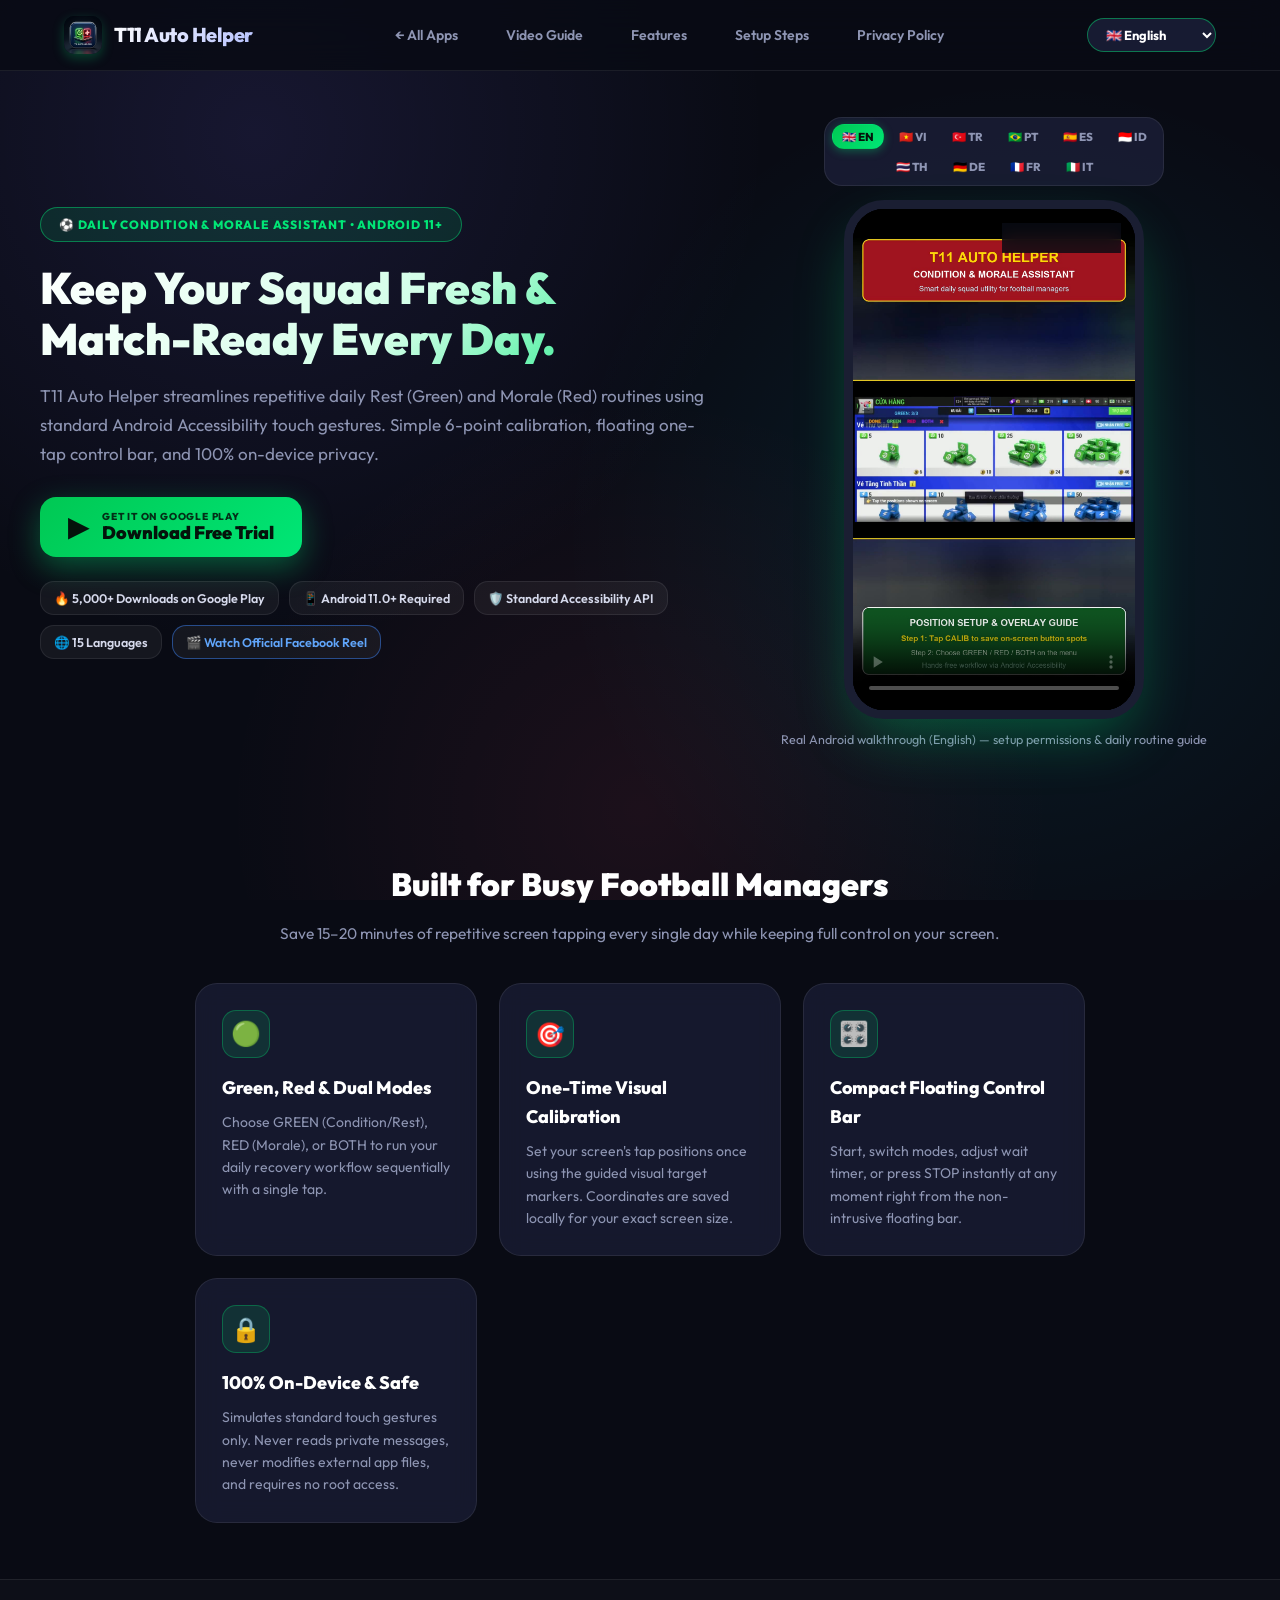
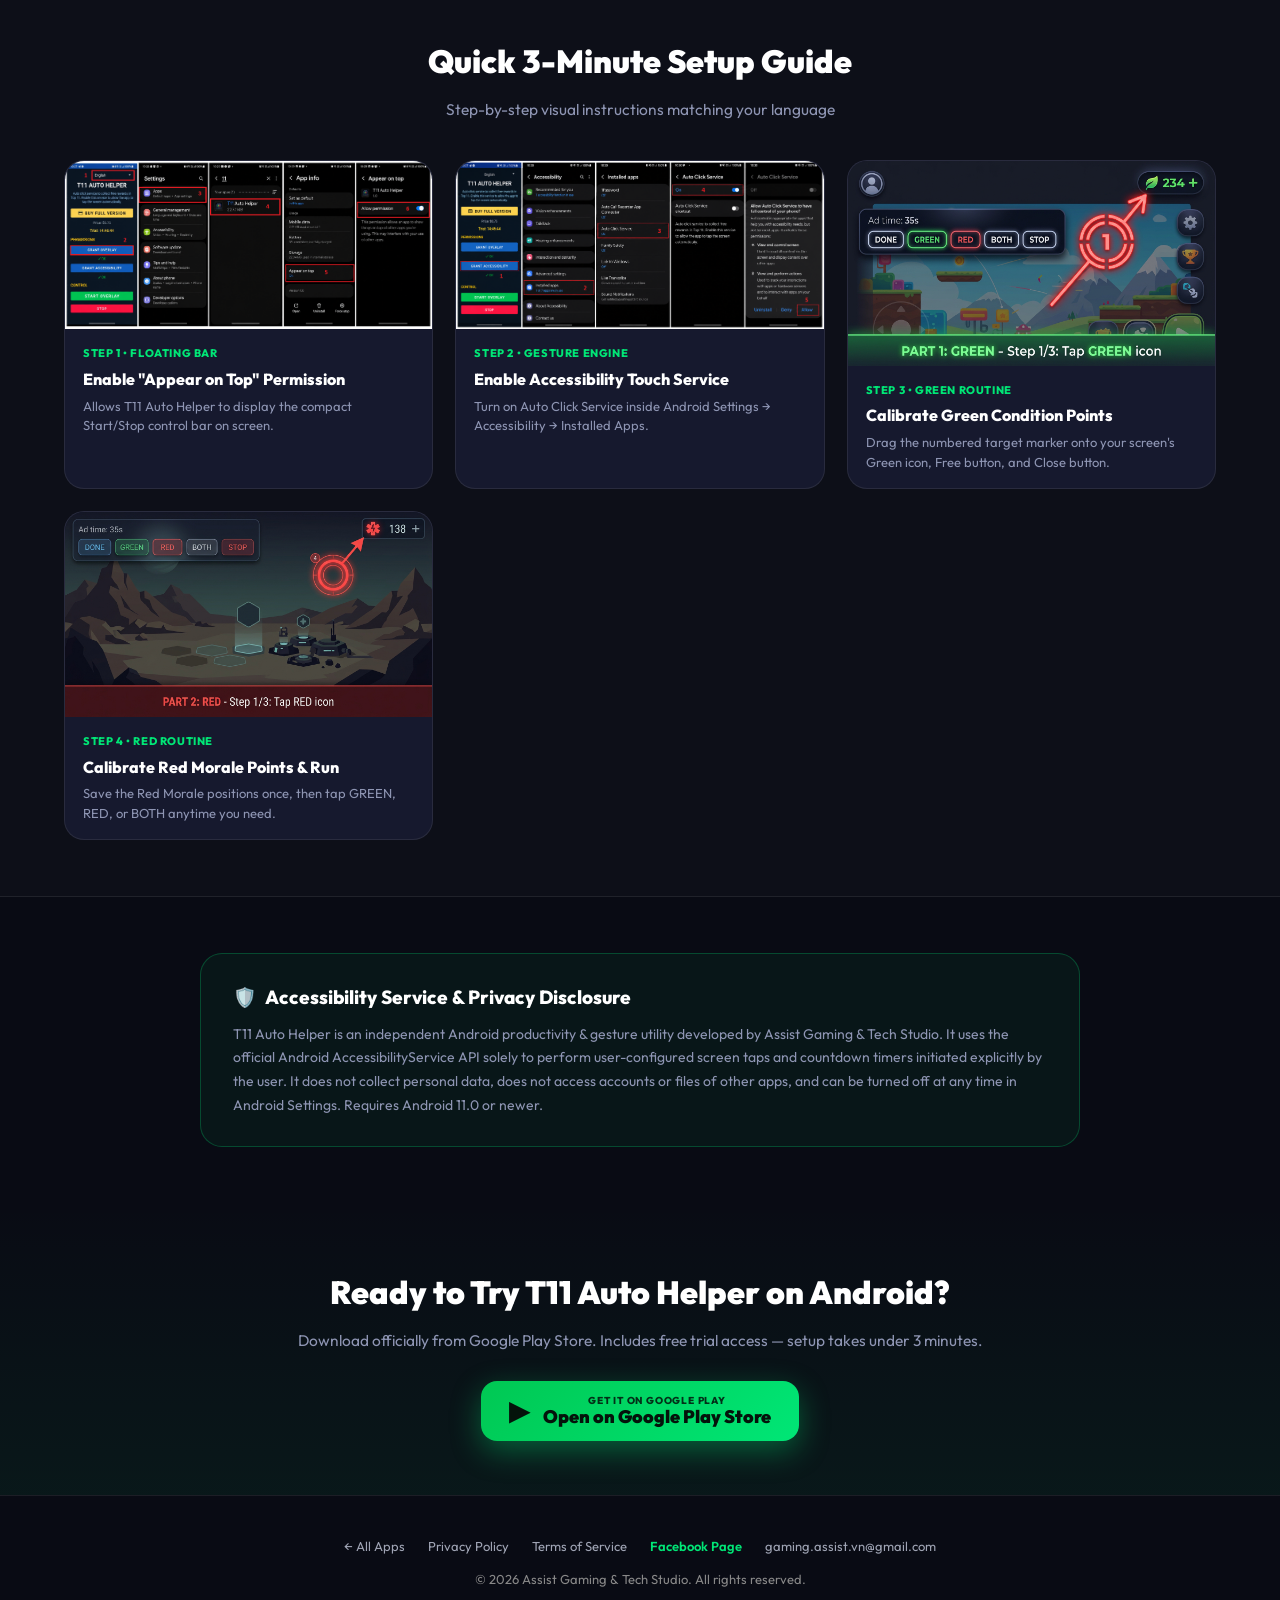
<file: t11.html>
<!DOCTYPE html>
<html lang="en">
<head>
  <!-- Google tag (gtag.js — GA4 G-ZSSLR5DEYZ) -->
  <script async src="https://www.googletagmanager.com/gtag/js?id=G-ZSSLR5DEYZ"></script>
  <script>
    window.dataLayer = window.dataLayer || [];
    function gtag(){dataLayer.push(arguments);}
    gtag('js', new Date());
    gtag('config', 'G-ZSSLR5DEYZ');
  </script>

  <meta charset="UTF-8">
  <meta name="viewport" content="width=device-width, initial-scale=1.0">
  <title>T11 Auto Helper — Daily Condition, Rest & Morale Assistant for Android</title>
  <meta name="description" content="Official Android utility assistant for daily squad condition, rest, and morale routines. Powered by standard Android Accessibility Service, 15 languages, 100% on-device privacy.">
  <meta name="keywords" content="T11 Auto Helper, Top Eleven Assistant, Squad Condition Assistant, Rest and Morale Helper, Android Accessibility Utility, Assist Studio">

  <!-- Open Graph -->
  <meta property="og:title" content="T11 Auto Helper — Daily Condition & Morale Assistant">
  <meta property="og:description" content="Streamline your daily squad rest and morale routine on Android 11+. Safe on-device gesture assistant trusted by 5,000+ football managers.">
  <meta property="og:image" content="https://gamingassistvn.github.io/assets/t11/app_icon.png">
  <meta property="og:type" content="website">
  <meta property="og:url" content="https://gamingassistvn.github.io/t11.html">

  <link rel="icon" type="image/png" href="assets/t11/app_icon.png">
  <link rel="apple-touch-icon" href="assets/t11/app_icon.png">

  <!-- Google Fonts -->
  <link rel="preconnect" href="https://fonts.googleapis.com">
  <link rel="preconnect" href="https://fonts.gstatic.com" crossorigin>
  <link href="https://fonts.googleapis.com/css2?family=Outfit:wght@400;500;600;700;800;900&display=swap" rel="stylesheet">

  <link rel="stylesheet" href="css/style.css">
  <style>
    :root {
      --t11-green: #00E676;
      --t11-green-glow: rgba(0, 230, 118, 0.32);
    }

    /* Navbar Language Dropdown + Geo-IP Indicator */
    .lang-select-wrap {
      display: inline-flex;
      align-items: center;
      gap: 8px;
    }
    .geo-pill {
      font-size: 11px;
      font-weight: 700;
      color: var(--t11-green);
      background: rgba(0, 230, 118, 0.1);
      border: 1px solid rgba(0, 230, 118, 0.3);
      padding: 4px 10px;
      border-radius: 16px;
      white-space: nowrap;
    }
    .lang-select {
      background: rgba(26, 30, 54, 0.92);
      border: 1px solid rgba(0, 230, 118, 0.45);
      color: #FFFFFF;
      padding: 7px 14px;
      border-radius: 20px;
      font-family: inherit;
      font-weight: 700;
      font-size: 13px;
      cursor: pointer;
      outline: none;
      transition: all 0.2s ease;
    }
    .lang-select:hover, .lang-select:focus {
      border-color: var(--t11-green);
      box-shadow: 0 0 14px rgba(0, 230, 118, 0.3);
    }
    .lang-select option {
      background: #0F1324;
      color: #FFFFFF;
    }

    /* 10-Language Quick Video Pills */
    .video-lang-bar {
      display: flex;
      flex-wrap: wrap;
      justify-content: center;
      gap: 5px;
      max-width: 340px;
      margin-bottom: 14px;
      background: rgba(26, 30, 54, 0.85);
      border: 1px solid var(--border-glass);
      padding: 6px;
      border-radius: 18px;
    }
    .lang-pill-btn {
      background: transparent;
      border: 1px solid transparent;
      color: var(--text-dim);
      padding: 4px 9px;
      border-radius: 12px;
      font-family: inherit;
      font-weight: 800;
      font-size: 11.5px;
      cursor: pointer;
      transition: all 0.18s ease;
    }
    .lang-pill-btn:hover {
      color: #FFFFFF;
      background: rgba(255, 255, 255, 0.06);
    }
    .lang-pill-btn.active {
      background: linear-gradient(135deg, #00C853, #00E676);
      color: #04150B;
      box-shadow: 0 2px 10px rgba(0, 230, 118, 0.35);
    }

    /* Hero 2-Column Layout */
    .t11-hero {
      padding: 46px 0 54px;
    }
    .t11-hero-grid {
      display: grid;
      grid-template-columns: 1.15fr 0.85fr;
      gap: 44px;
      align-items: center;
    }
    .t11-badge {
      display: inline-flex;
      align-items: center;
      gap: 8px;
      background: rgba(0, 230, 118, 0.12);
      border: 1px solid rgba(0, 230, 118, 0.45);
      color: var(--t11-green);
      padding: 7px 18px;
      border-radius: 24px;
      font-size: 12px;
      font-weight: 800;
      letter-spacing: 0.8px;
      text-transform: uppercase;
      margin-bottom: 20px;
    }
    .t11-title {
      font-size: 44px;
      font-weight: 900;
      line-height: 1.16;
      margin-bottom: 18px;
      background: linear-gradient(135deg, #FFFFFF 0%, #D2FFE8 55%, #00E676 100%);
      -webkit-background-clip: text;
      -webkit-text-fill-color: transparent;
    }
    .t11-tagline {
      font-size: 17px;
      color: var(--text-dim);
      line-height: 1.7;
      margin-bottom: 28px;
    }

    /* Prominent Google Play CTA */
    .play-cta-row {
      display: flex;
      flex-wrap: wrap;
      align-items: center;
      gap: 16px;
      margin-bottom: 24px;
    }
    .btn-google-play-hero {
      display: inline-flex;
      align-items: center;
      gap: 14px;
      background: linear-gradient(135deg, #00C853 0%, #00E676 100%);
      color: #04130B;
      padding: 14px 28px;
      border-radius: 16px;
      text-decoration: none;
      font-weight: 800;
      font-size: 16px;
      box-shadow: 0 10px 30px rgba(0, 230, 118, 0.35);
      transition: all 0.25s ease;
    }
    .btn-google-play-hero:hover {
      transform: translateY(-3px) scale(1.01);
      box-shadow: 0 14px 36px rgba(0, 230, 118, 0.5);
      filter: brightness(1.05);
    }
    .btn-google-play-hero .gp-sub {
      display: block;
      font-size: 10px;
      font-weight: 800;
      letter-spacing: 0.8px;
      text-transform: uppercase;
      opacity: 0.85;
      line-height: 1.1;
    }
    .btn-google-play-hero .gp-main {
      display: block;
      font-size: 18px;
      font-weight: 900;
      line-height: 1.2;
    }

    .trust-pills {
      display: flex;
      flex-wrap: wrap;
      gap: 10px;
      margin-top: 8px;
    }
    .trust-pill {
      display: inline-flex;
      align-items: center;
      gap: 6px;
      background: rgba(255, 255, 255, 0.05);
      border: 1px solid var(--border-glass);
      padding: 6px 13px;
      border-radius: 14px;
      font-size: 12.5px;
      font-weight: 600;
      color: #D5D9EB;
    }

    /* Phone Video Showcase Column */
    .video-showcase-col {
      display: flex;
      flex-direction: column;
      align-items: center;
    }
    .video-frame {
      width: 100%;
      max-width: 300px;
      border-radius: 40px;
      border: 9px solid #1A1E32;
      background: #000000;
      box-shadow: 0 25px 60px -12px var(--t11-green-glow);
      overflow: hidden;
      position: relative;
    }
    .video-frame video {
      width: 100%;
      height: auto;
      aspect-ratio: 9 / 16;
      display: block;
      background: #000;
    }
    .unmute-btn {
      position: absolute;
      top: 14px;
      right: 14px;
      background: rgba(9, 11, 20, 0.82);
      border: 1px solid rgba(0, 230, 118, 0.5);
      color: #FFFFFF;
      padding: 6px 12px;
      border-radius: 20px;
      font-family: inherit;
      font-size: 12px;
      font-weight: 700;
      cursor: pointer;
      backdrop-filter: blur(8px);
      z-index: 5;
      transition: all 0.2s ease;
    }
    .unmute-btn:hover {
      background: rgba(0, 230, 118, 0.25);
    }

    /* Features Grid */
    .section-block {
      padding: 56px 0;
    }
    .section-header-center {
      text-align: center;
      max-width: 760px;
      margin: 0 auto 38px;
    }
    .section-title {
      font-size: 32px;
      font-weight: 900;
      color: #FFFFFF;
      margin-bottom: 10px;
    }
    .section-sub {
      font-size: 15.5px;
      color: var(--text-dim);
      line-height: 1.6;
    }
    .features-grid-4 {
      display: grid;
      grid-template-columns: repeat(auto-fit, minmax(255px, 1fr));
      gap: 22px;
    }
    .feat-card {
      background: var(--bg-card);
      border: 1px solid var(--border-glass);
      border-radius: 22px;
      padding: 26px;
      backdrop-filter: blur(12px);
      transition: all 0.3s ease;
    }
    .feat-card:hover {
      border-color: rgba(0, 230, 118, 0.45);
      transform: translateY(-4px);
      box-shadow: 0 14px 32px rgba(0, 230, 118, 0.12);
    }
    .feat-icon {
      width: 48px;
      height: 48px;
      border-radius: 14px;
      background: rgba(0, 230, 118, 0.12);
      border: 1px solid rgba(0, 230, 118, 0.3);
      display: flex;
      align-items: center;
      justify-content: center;
      font-size: 24px;
      margin-bottom: 16px;
    }
    .feat-card h3 {
      font-size: 18px;
      font-weight: 800;
      color: #FFFFFF;
      margin-bottom: 8px;
    }
    .feat-card p {
      font-size: 14px;
      color: var(--text-dim);
      line-height: 1.6;
    }

    /* Visual Setup Guide Gallery */
    .guide-section {
      padding: 56px 0;
      background: rgba(255, 255, 255, 0.015);
      border-top: 1px solid var(--border-glass);
      border-bottom: 1px solid var(--border-glass);
    }
    .guide-track {
      display: grid;
      grid-template-columns: repeat(auto-fit, minmax(300px, 1fr));
      gap: 22px;
    }
    .guide-card {
      background: var(--bg-card);
      border: 1px solid var(--border-glass);
      border-radius: 20px;
      overflow: hidden;
      transition: all 0.3s ease;
    }
    .guide-card:hover {
      border-color: rgba(0, 230, 118, 0.4);
      transform: translateY(-3px);
    }
    .guide-card img {
      width: 100%;
      height: auto;
      display: block;
      background: #080C16;
    }
    .guide-card-body {
      padding: 16px 18px;
    }
    .guide-step-tag {
      font-size: 11px;
      font-weight: 800;
      color: var(--t11-green);
      text-transform: uppercase;
      letter-spacing: 0.6px;
      display: block;
      margin-bottom: 4px;
    }
    .guide-card-body h4 {
      font-size: 16px;
      font-weight: 800;
      color: #FFFFFF;
      margin-bottom: 4px;
    }
    .guide-card-body p {
      font-size: 13px;
      color: var(--text-dim);
      line-height: 1.5;
    }

    /* Transparency & Accessibility Disclosure Box */
    .disclosure-box {
      max-width: 880px;
      margin: 0 auto;
      background: rgba(0, 230, 118, 0.05);
      border: 1px solid rgba(0, 230, 118, 0.25);
      border-radius: 22px;
      padding: 28px 32px;
    }
    .disclosure-box h3 {
      font-size: 19px;
      font-weight: 800;
      color: #FFFFFF;
      margin-bottom: 10px;
      display: flex;
      align-items: center;
      gap: 8px;
    }
    .disclosure-box p {
      font-size: 14px;
      color: var(--text-dim);
      line-height: 1.7;
    }

    /* Bottom CTA */
    .bottom-cta {
      padding: 64px 0 54px;
      text-align: center;
      background: linear-gradient(180deg, transparent 0%, rgba(0, 230, 118, 0.06) 100%);
    }

    /* Sticky Mobile Bottom Google Play Bar */
    .mobile-sticky-play {
      display: none;
    }

    @media (max-width: 900px) {
      body {
        padding-bottom: 84px;
      }
      .t11-hero-grid {
        grid-template-columns: 1fr;
        text-align: center;
        gap: 32px;
      }
      .play-cta-row, .trust-pills {
        justify-content: center;
      }
      .t11-title {
        font-size: 32px;
      }
      .nav-links, .geo-pill {
        display: none;
      }
      .mobile-sticky-play {
        display: flex;
        align-items: center;
        justify-content: space-between;
        gap: 12px;
        position: fixed;
        bottom: 0;
        left: 0;
        right: 0;
        z-index: 999;
        background: rgba(9, 12, 24, 0.94);
        backdrop-filter: blur(14px);
        border-top: 1px solid rgba(0, 230, 118, 0.4);
        padding: 10px 14px calc(10px + env(safe-area-inset-bottom));
        box-shadow: 0 -8px 28px rgba(0, 0, 0, 0.65);
      }
      .mobile-sticky-info {
        display: flex;
        align-items: center;
        gap: 10px;
        min-width: 0;
        text-align: left;
      }
      .mobile-sticky-info img {
        width: 40px;
        height: 40px;
        border-radius: 10px;
        flex-shrink: 0;
      }
      .mobile-sticky-title {
        font-size: 14px;
        font-weight: 800;
        color: #FFFFFF;
        white-space: nowrap;
        overflow: hidden;
        text-overflow: ellipsis;
      }
      .mobile-sticky-sub {
        font-size: 11px;
        font-weight: 600;
        color: var(--t11-green);
      }
      .mobile-sticky-btn {
        display: inline-flex;
        align-items: center;
        gap: 6px;
        background: linear-gradient(135deg, #00C853 0%, #00E676 100%);
        color: #04130B;
        padding: 10px 16px;
        border-radius: 12px;
        text-decoration: none;
        font-weight: 900;
        font-size: 13.5px;
        white-space: nowrap;
        flex-shrink: 0;
        box-shadow: 0 4px 16px rgba(0, 230, 118, 0.4);
      }
    }
  </style>
</head>
<body>

  <!-- Top Navigation with Geo-IP Status & 10-Language Selector -->
  <nav class="navbar">
    <div class="container nav-container">
      <a href="index.html" class="brand">
        <img src="assets/t11/app_icon.png" alt="T11 Auto Helper" style="width: 38px; height: 38px; border-radius: 10px; box-shadow: 0 4px 12px rgba(0,230,118,0.25);">
        <div class="brand-name">T11 Auto Helper</div>
      </a>
      <ul class="nav-links">
        <li><a href="index.html" data-i18n="nav_all_apps">← All Apps</a></li>
        <li><a href="#video-demo" data-i18n="nav_video">Video Guide</a></li>
        <li><a href="#features" data-i18n="nav_features">Features</a></li>
        <li><a href="#setup-guide" data-i18n="nav_guide">Setup Steps</a></li>
        <li><a href="privacy/t11.html" data-i18n="nav_privacy">Privacy Policy</a></li>
      </ul>
      <div class="lang-select-wrap">
        <span class="geo-pill" id="geo-status-pill" style="display: none;">📍 IP</span>
        <select id="lang-dropdown" class="lang-select" aria-label="Select Language" onchange="selectLanguageManual(this.value)">
          <option value="en">🇬🇧 English</option>
          <option value="vi">🇻🇳 Tiếng Việt</option>
          <option value="tr">🇹🇷 Türkçe</option>
          <option value="pt">🇧🇷 Português</option>
          <option value="es">🇪🇸 Español</option>
          <option value="id">🇮🇩 Indonesia</option>
          <option value="th">🇹🇭 ภาษาไทย</option>
          <option value="de">🇩🇪 Deutsch</option>
          <option value="fr">🇫🇷 Français</option>
          <option value="it">🇮🇹 Italiano</option>
        </select>
      </div>
    </div>
  </nav>

  <!-- Hero Section + 10-Language Geo-IP Localized Video Player -->
  <header class="container t11-hero" id="video-demo">
    <div class="t11-hero-grid">
      <!-- Left Info & Google Play CTA -->
      <div>
        <div class="t11-badge" data-i18n="hero_badge">
          ⚽ DAILY CONDITION &amp; MORALE ASSISTANT • ANDROID 11+
        </div>
        <h1 class="t11-title" data-i18n="hero_title">
          Keep Your Squad Fresh &amp; Match-Ready Every Day.
        </h1>
        <p class="t11-tagline" data-i18n="hero_tagline">
          T11 Auto Helper streamlines repetitive daily Rest (Green) and Morale (Red) routines using standard Android Accessibility touch gestures. Simple 6-point calibration, floating one-tap control bar, and 100% on-device privacy.
        </p>

        <div class="play-cta-row">
          <a href="https://play.google.com/store/apps/details?id=com.top11.autocollector"
             target="_blank"
             rel="noopener"
             class="btn-google-play-hero js-play-link">
            <span style="font-size: 26px; line-height: 1;">▶</span>
            <span>
              <span class="gp-sub" data-i18n="gp_sub">GET IT ON GOOGLE PLAY</span>
              <span class="gp-main" data-i18n="gp_main">Download Free Trial</span>
            </span>
          </a>
        </div>

        <div class="trust-pills">
          <span class="trust-pill" data-i18n="pill_downloads">🔥 5,000+ Downloads on Google Play</span>
          <span class="trust-pill" data-i18n="pill_android">📱 Android 11.0+ Required</span>
          <span class="trust-pill" data-i18n="pill_safe">🛡️ Standard Accessibility API</span>
          <span class="trust-pill" data-i18n="pill_langs">🌐 15 Languages</span>
          <a href="https://www.facebook.com/reel/2073357523342734/" target="_blank" rel="noopener" class="trust-pill" style="text-decoration: none; border-color: rgba(59, 130, 246, 0.5); color: #60A5FA;">🎬 Watch Official Facebook Reel</a>
        </div>
      </div>

      <!-- Right Phone Video Player (Auto-switches across 10 languages via Geo-IP) -->
      <div class="video-showcase-col">
        <div class="video-lang-bar" id="video-lang-pills" role="tablist" aria-label="Video Language">
          <button type="button" class="lang-pill-btn active" data-lang="en" onclick="selectLanguageManual('en')">🇬🇧 EN</button>
          <button type="button" class="lang-pill-btn" data-lang="vi" onclick="selectLanguageManual('vi')">🇻🇳 VI</button>
          <button type="button" class="lang-pill-btn" data-lang="tr" onclick="selectLanguageManual('tr')">🇹🇷 TR</button>
          <button type="button" class="lang-pill-btn" data-lang="pt" onclick="selectLanguageManual('pt')">🇧🇷 PT</button>
          <button type="button" class="lang-pill-btn" data-lang="es" onclick="selectLanguageManual('es')">🇪🇸 ES</button>
          <button type="button" class="lang-pill-btn" data-lang="id" onclick="selectLanguageManual('id')">🇮🇩 ID</button>
          <button type="button" class="lang-pill-btn" data-lang="th" onclick="selectLanguageManual('th')">🇹🇭 TH</button>
          <button type="button" class="lang-pill-btn" data-lang="de" onclick="selectLanguageManual('de')">🇩🇪 DE</button>
          <button type="button" class="lang-pill-btn" data-lang="fr" onclick="selectLanguageManual('fr')">🇫🇷 FR</button>
          <button type="button" class="lang-pill-btn" data-lang="it" onclick="selectLanguageManual('it')">🇮🇹 IT</button>
        </div>

        <div class="video-frame">
          <button type="button" class="unmute-btn" id="unmute-toggle" onclick="toggleMute()">
            🔇 <span data-i18n="btn_unmute">Tap for Sound</span>
          </button>
          <video id="t11-video-player"
                 poster="assets/t11/poster_en.jpg"
                 autoplay
                 muted
                 loop
                 playsinline
                 controls
                 preload="metadata">
            <source id="t11-video-source" src="assets/t11/demo_en.mp4" type="video/mp4">
            Your browser does not support HTML5 video.
          </video>
        </div>
        <p style="font-size: 12.5px; color: var(--text-dim); margin-top: 10px; text-align: center;" data-i18n="video_caption">
          Real Android walkthrough — setup permissions &amp; daily routine guide
        </p>
      </div>
    </div>
  </header>

  <!-- Core Features -->
  <section id="features" class="container section-block">
    <div class="section-header-center">
      <h2 class="section-title" data-i18n="feat_heading">Built for Busy Football Managers</h2>
      <p class="section-sub" data-i18n="feat_sub">Save 15–20 minutes of repetitive screen tapping every single day while keeping full control on your screen.</p>
    </div>

    <div class="features-grid-4">
      <div class="feat-card">
        <div class="feat-icon">🟢</div>
        <h3 data-i18n="f1_title">Green, Red &amp; Dual Modes</h3>
        <p data-i18n="f1_desc">Choose GREEN (Condition/Rest), RED (Morale), or BOTH to run your daily recovery workflow sequentially with a single tap.</p>
      </div>

      <div class="feat-card">
        <div class="feat-icon">🎯</div>
        <h3 data-i18n="f2_title">One-Time Visual Calibration</h3>
        <p data-i18n="f2_desc">Set your screen's tap positions once using the guided visual target markers. Coordinates are saved locally for your exact screen size.</p>
      </div>

      <div class="feat-card">
        <div class="feat-icon">🎛️</div>
        <h3 data-i18n="f3_title">Compact Floating Control Bar</h3>
        <p data-i18n="f3_desc">Start, switch modes, adjust wait timer, or press STOP instantly at any moment right from the non-intrusive floating bar.</p>
      </div>

      <div class="feat-card">
        <div class="feat-icon">🔒</div>
        <h3 data-i18n="f4_title">100% On-Device &amp; Safe</h3>
        <p data-i18n="f4_desc">Simulates standard touch gestures only. Never reads private messages, never modifies external app files, and requires no root access.</p>
      </div>
    </div>
  </section>

  <!-- Visual Step-by-Step Guide (Auto-switches across 10 localized screenshot sets) -->
  <section id="setup-guide" class="guide-section">
    <div class="container">
      <div class="section-header-center">
        <h2 class="section-title" data-i18n="guide_heading">Quick 3-Minute Setup Guide</h2>
        <p class="section-sub" data-i18n="guide_sub">Step-by-step visual instructions matching your language</p>
      </div>

      <div class="guide-track">
        <div class="guide-card">
          <img id="guide-img-1" src="assets/t11/screens/en/01_overlay_guide.png" alt="Step 1 Overlay Permission" loading="lazy">
          <div class="guide-card-body">
            <span class="guide-step-tag" data-i18n="g1_tag">STEP 1 • FLOATING BAR</span>
            <h4 data-i18n="g1_title">Enable "Appear on Top" Permission</h4>
            <p data-i18n="g1_desc">Allows T11 Auto Helper to display the compact Start/Stop control bar on screen.</p>
          </div>
        </div>

        <div class="guide-card">
          <img id="guide-img-2" src="assets/t11/screens/en/02_accessibility_guide.png" alt="Step 2 Accessibility Permission" loading="lazy">
          <div class="guide-card-body">
            <span class="guide-step-tag" data-i18n="g2_tag">STEP 2 • GESTURE ENGINE</span>
            <h4 data-i18n="g2_title">Enable Accessibility Touch Service</h4>
            <p data-i18n="g2_desc">Turn on Auto Click Service inside Android Settings → Accessibility → Installed Apps.</p>
          </div>
        </div>

        <div class="guide-card">
          <img id="guide-img-3" src="assets/t11/screens/en/03_step1_green_pack_icon.jpg" alt="Step 3 Green Calibration" loading="lazy">
          <div class="guide-card-body">
            <span class="guide-step-tag" data-i18n="g3_tag">STEP 3 • GREEN ROUTINE</span>
            <h4 data-i18n="g3_title">Calibrate Green Condition Points</h4>
            <p data-i18n="g3_desc">Drag the numbered target marker onto your screen's Green icon, Free button, and Close button.</p>
          </div>
        </div>

        <div class="guide-card">
          <img id="guide-img-4" src="assets/t11/screens/en/06_step4_red_pack_icon.jpg" alt="Step 4 Red Calibration" loading="lazy">
          <div class="guide-card-body">
            <span class="guide-step-tag" data-i18n="g4_tag">STEP 4 • RED ROUTINE</span>
            <h4 data-i18n="g4_title">Calibrate Red Morale Points &amp; Run</h4>
            <p data-i18n="g4_desc">Save the Red Morale positions once, then tap GREEN, RED, or BOTH anytime you need.</p>
          </div>
        </div>
      </div>
    </div>
  </section>

  <!-- Accessibility & Policy Transparency Section -->
  <section class="container section-block">
    <div class="disclosure-box">
      <h3>🛡️ <span data-i18n="disc_title">Accessibility Service &amp; Privacy Disclosure</span></h3>
      <p data-i18n="disc_body">
        T11 Auto Helper is an independent Android productivity &amp; gesture utility developed by Assist Gaming &amp; Tech Studio. It uses the official Android AccessibilityService API solely to perform user-configured screen taps and countdown timers initiated explicitly by the user. It does not collect personal data, does not access accounts or files of other apps, and can be turned off at any time in Android Settings. Requires Android 11.0 or newer.
      </p>
    </div>
  </section>

  <!-- Final Download CTA -->
  <section class="bottom-cta">
    <div class="container">
      <h2 class="section-title" data-i18n="cta_heading">Ready to Try T11 Auto Helper on Android?</h2>
      <p class="section-sub" style="margin-bottom: 28px;" data-i18n="cta_sub">Download officially from Google Play Store. Includes free trial access — setup takes under 3 minutes.</p>
      <div class="play-cta-row" style="justify-content: center; margin-bottom: 0;">
        <a href="https://play.google.com/store/apps/details?id=com.top11.autocollector"
           target="_blank"
           rel="noopener"
           class="btn-google-play-hero js-play-link">
          <span style="font-size: 26px; line-height: 1;">▶</span>
          <span>
            <span class="gp-sub" data-i18n="gp_sub">GET IT ON GOOGLE PLAY</span>
            <span class="gp-main" data-i18n="gp_main_bottom">Open on Google Play Store</span>
          </span>
        </a>
      </div>
    </div>
  </section>

  <!-- Footer -->
  <footer style="text-align: center; padding: 40px 20px; border-top: 1px solid rgba(255,255,255,0.08); color: #888; font-size: 13px;">
    <div style="margin-bottom: 12px;">
      <a href="index.html" style="color: #A0A5B5; margin: 0 10px; text-decoration: none;" data-i18n="nav_all_apps">← All Apps</a>
      <a href="privacy/t11.html" style="color: #A0A5B5; margin: 0 10px; text-decoration: none;" data-i18n="nav_privacy">Privacy Policy</a>
      <a href="terms.html" style="color: #A0A5B5; margin: 0 10px; text-decoration: none;" data-i18n="nav_terms">Terms of Service</a>
      <a href="https://www.facebook.com/profile.php?id=61596232747926" target="_blank" rel="noopener" style="color: #00E676; margin: 0 10px; text-decoration: none; font-weight: 600;">Facebook Page</a>
      <a href="mailto:gaming.assist.vn@gmail.com" style="color: #A0A5B5; margin: 0 10px; text-decoration: none;">gaming.assist.vn@gmail.com</a>
    </div>
    <div data-i18n="footer_rights">© 2026 Assist Gaming &amp; Tech Studio. All rights reserved.</div>
  </footer>

  <!-- Sticky Mobile Bottom Google Play Install Bar -->
  <div class="mobile-sticky-play">
    <div class="mobile-sticky-info">
      <img src="assets/t11/app_icon.png" alt="T11 Auto Helper">
      <div>
        <div class="mobile-sticky-title">T11 Auto Helper</div>
        <div class="mobile-sticky-sub" data-i18n="gp_sub">GET IT ON GOOGLE PLAY</div>
      </div>
    </div>
    <a href="https://play.google.com/store/apps/details?id=com.top11.autocollector"
       target="_blank"
       rel="noopener"
       class="mobile-sticky-btn js-play-link">
      <span>▶</span>
      <span data-i18n="gp_main">Download Free Trial</span>
    </a>
  </div>

  <!-- 10-Language Dictionary + 3-Layer Geo-IP Auto-Localization Engine -->
  <script src="js/t11-locales.js"></script>
  <script>
    const SUPPORTED_LANGS = ['en', 'vi', 'tr', 'th', 'id', 'pt', 'es', 'de', 'fr', 'it'];

    // Map ISO-3166 Country Codes -> 10 Supported T11 Languages
    const COUNTRY_TO_LANG = {
      VN: 'vi',
      TR: 'tr', AZ: 'tr', CY: 'tr',
      TH: 'th',
      ID: 'id', MY: 'id',
      BR: 'pt', PT: 'pt', AO: 'pt', MZ: 'pt', CV: 'pt',
      ES: 'es', MX: 'es', AR: 'es', CO: 'es', CL: 'es', PE: 'es', VE: 'es',
      EC: 'es', GT: 'es', CU: 'es', BO: 'es', DO: 'es', HN: 'es', PY: 'es',
      SV: 'es', NI: 'es', CR: 'es', PA: 'es', UY: 'es', PR: 'es',
      DE: 'de', AT: 'de', LI: 'de',
      FR: 'fr', BE: 'fr', MC: 'fr', LU: 'fr', SN: 'fr', CI: 'fr', CM: 'fr', DZ: 'fr', MA: 'fr', TN: 'fr',
      IT: 'it', SM: 'it', VA: 'it'
    };

    // Fallback Timezone -> Language map (works 100% offline or under strict ad-blockers)
    function detectFromTimezoneAndBrowser() {
      try {
        const tz = (Intl.DateTimeFormat().resolvedOptions().timeZone || '').toLowerCase();
        if (tz.includes('ho_chi_minh') || tz.includes('saigon') || tz.includes('bangkok') && (navigator.language || '').toLowerCase().startsWith('vi')) return 'vi';
        if (tz.includes('istanbul')) return 'tr';
        if (tz.includes('bangkok')) return 'th';
        if (tz.includes('jakarta') || tz.includes('makassar') || tz.includes('jayapura')) return 'id';
        if (tz.includes('sao_paulo') || tz.includes('fortaleza') || tz.includes('recife') || tz.includes('manaus') || tz.includes('lisbon')) return 'pt';
        if (tz.includes('madrid') || tz.includes('mexico') || tz.includes('buenos_aires') || tz.includes('bogota') || tz.includes('lima') || tz.includes('santiago')) return 'es';
        if (tz.includes('berlin') || tz.includes('vienna')) return 'de';
        if (tz.includes('paris') || tz.includes('brussels')) return 'fr';
        if (tz.includes('rome')) return 'it';
      } catch (e) {}

      const nav = (navigator.language || navigator.userLanguage || '').toLowerCase().slice(0, 2);
      if (SUPPORTED_LANGS.includes(nav)) return nav;
      return 'en';
    }

    async function fetchWithTimeout(url, ms) {
      const ctrl = new AbortController();
      const timer = setTimeout(() => ctrl.abort(), ms);
      try {
        const res = await fetch(url, { signal: ctrl.signal });
        clearTimeout(timer);
        if (res.ok) return await res.json();
      } catch (e) {
        clearTimeout(timer);
      }
      return null;
    }

    // 3-Layer Geo-IP Country Resolver (< 150ms via Cloudflare edge, fallback ipapi.co, fallback TZ/Browser)
    async function detectBestLanguage() {
      const params = new URLSearchParams(window.location.search);
      const urlLang = (params.get('lang') || '').toLowerCase();
      if (SUPPORTED_LANGS.includes(urlLang)) {
        return { lang: urlLang, country: urlLang.toUpperCase(), source: 'url' };
      }

      const manual = sessionStorage.getItem('t11_manual_lang');
      if (manual && SUPPORTED_LANGS.includes(manual)) {
        return { lang: manual, country: null, source: 'manual' };
      }

      // Layer 1: Cloudflare-backed api.country.is (fast, CORS-friendly, no strict rate limits)
      let countryCode = null;
      const d1 = await fetchWithTimeout('https://api.country.is/', 1200);
      if (d1 && d1.country) {
        countryCode = String(d1.country).toUpperCase();
      } else {
        // Layer 2: Fallback ipapi.co
        const d2 = await fetchWithTimeout('https://ipapi.co/json/', 1500);
        if (d2 && d2.country_code) {
          countryCode = String(d2.country_code).toUpperCase();
        }
      }

      if (countryCode) {
        if (countryCode === 'CH') {
          const nav2 = (navigator.language || '').toLowerCase().slice(0, 2);
          const chLang = ['de', 'fr', 'it'].includes(nav2) ? nav2 : 'de';
          return { lang: chLang, country: 'CH', source: 'ip' };
        }
        const mapped = COUNTRY_TO_LANG[countryCode] || 'en';
        return { lang: mapped, country: countryCode, source: 'ip' };
      }

      // Layer 3: Timezone + Browser Locale fallback
      return { lang: detectFromTimezoneAndBrowser(), country: null, source: 'tz' };
    }

    let activeLang = 'en';

    function selectLanguageManual(lang) {
      if (!SUPPORTED_LANGS.includes(lang)) lang = 'en';
      sessionStorage.setItem('t11_manual_lang', lang);
      if (lang === 'vi' || lang === 'en') {
        localStorage.setItem('studio_lang', lang);
      }
      applyLanguage(lang, null);
    }

    function applyLanguage(lang, countryBadge) {
      if (!window.T11_LOCALES || !window.T11_LOCALES[lang]) lang = 'en';
      activeLang = lang;
      document.documentElement.lang = lang;

      const d = window.T11_LOCALES[lang];
      document.title = d.page_title;

      // Sync top dropdown
      const dropdown = document.getElementById('lang-dropdown');
      if (dropdown && dropdown.value !== lang) {
        dropdown.value = lang;
      }

      // Sync Geo-IP indicator pill if detected from IP
      const geoPill = document.getElementById('geo-status-pill');
      if (geoPill && countryBadge) {
        geoPill.textContent = '📍 ' + countryBadge;
        geoPill.style.display = 'inline-block';
      }

      // Sync 10 quick video pills
      document.querySelectorAll('#video-lang-pills .lang-pill-btn').forEach(btn => {
        btn.classList.toggle('active', btn.getAttribute('data-lang') === lang);
      });

      // Swap all text strings
      document.querySelectorAll('[data-i18n]').forEach(el => {
        const key = el.getAttribute('data-i18n');
        if (d[key]) el.textContent = d[key];
      });

      // Swap 4 localized setup guide screenshots
      const baseScreen = 'assets/t11/screens/' + lang + '/';
      const g1 = document.getElementById('guide-img-1');
      const g2 = document.getElementById('guide-img-2');
      const g3 = document.getElementById('guide-img-3');
      const g4 = document.getElementById('guide-img-4');
      if (g1) g1.src = baseScreen + '01_overlay_guide.png';
      if (g2) g2.src = baseScreen + '02_accessibility_guide.png';
      if (g3) g3.src = baseScreen + '03_step1_green_pack_icon.jpg';
      if (g4) g4.src = baseScreen + '06_step4_red_pack_icon.jpg';

      // Swap video player & poster to matching language MP4
      const videoSrc = 'assets/t11/demo_' + lang + '.mp4';
      const posterSrc = 'assets/t11/poster_' + lang + '.jpg';
      const video = document.getElementById('t11-video-player');
      const source = document.getElementById('t11-video-source');
      if (video && source) {
        video.poster = posterSrc;
        if (source.getAttribute('src') !== videoSrc) {
          const wasPaused = video.paused;
          source.setAttribute('src', videoSrc);
          video.load();
          if (!wasPaused) {
            video.play().catch(() => {});
          }
        }
      }

      updateMuteButtonLabel();
      decoratePlayStoreLinks();
    }

    function toggleMute() {
      const video = document.getElementById('t11-video-player');
      if (!video) return;
      video.muted = !video.muted;
      if (!video.muted && video.paused) {
        video.play().catch(() => {});
      }
      updateMuteButtonLabel();
    }

    function updateMuteButtonLabel() {
      const video = document.getElementById('t11-video-player');
      const btn = document.getElementById('unmute-toggle');
      if (!video || !btn || !window.T11_LOCALES) return;
      const d = window.T11_LOCALES[activeLang] || window.T11_LOCALES.en;
      btn.innerHTML = video.muted
        ? '🔇 <span>' + d.btn_unmute + '</span>'
        : '🔊 <span>' + d.btn_mute + '</span>';
    }

    function decoratePlayStoreLinks() {
      const params = new URLSearchParams(window.location.search);
      const refParams = new URLSearchParams();
      refParams.set('utm_source', params.get('utm_source') || 't11_web_ads');
      refParams.set('utm_medium', params.get('utm_medium') || 'youtube_demandgen');
      refParams.set('utm_campaign', params.get('utm_campaign') || ('t11_' + (activeLang || 'en')));
      if (params.get('utm_content')) refParams.set('utm_content', params.get('utm_content'));
      if (params.get('gclid')) refParams.set('gclid', params.get('gclid'));

      const playUrl = 'https://play.google.com/store/apps/details?id=com.top11.autocollector&referrer=' + encodeURIComponent(refParams.toString());
      document.querySelectorAll('.js-play-link').forEach(a => {
        a.href = playUrl;
      });
    }

    document.addEventListener('DOMContentLoaded', async () => {
      let detectedCountry = 'unknown';

      // Bind Google Play Store CTA click tracking immediately (0ms delay) with beacon transport
      // so Android's instant jump to Google Play app never drops the GA4 packet
      document.querySelectorAll('.js-play-link').forEach(a => {
        a.addEventListener('click', () => {
          if (typeof gtag === 'function') {
            gtag('event', 'click_google_play', {
              app_name: 'T11 Auto Helper',
              page_lang: activeLang,
              user_country: detectedCountry,
              transport_type: 'beacon'
            });
          }
        });
      });

      const markHuman = () => document.body.setAttribute('data-human-verified', '1');
      window.addEventListener('pointerdown', markHuman, { once: true, passive: true });
      window.addEventListener('touchstart', markHuman, { once: true, passive: true });

      // Apply quick instant guess from Timezone/Browser while Geo-IP resolves (~100ms)
      const quickGuess = detectFromTimezoneAndBrowser();
      applyLanguage(quickGuess, null);
      decoratePlayStoreLinks();

      // Resolve authoritative Geo-IP country & apply immediately
      const result = await detectBestLanguage();
      detectedCountry = result.country || 'unknown';
      applyLanguage(result.lang, result.country);
    });
  </script>

</body>
</html>
</file>
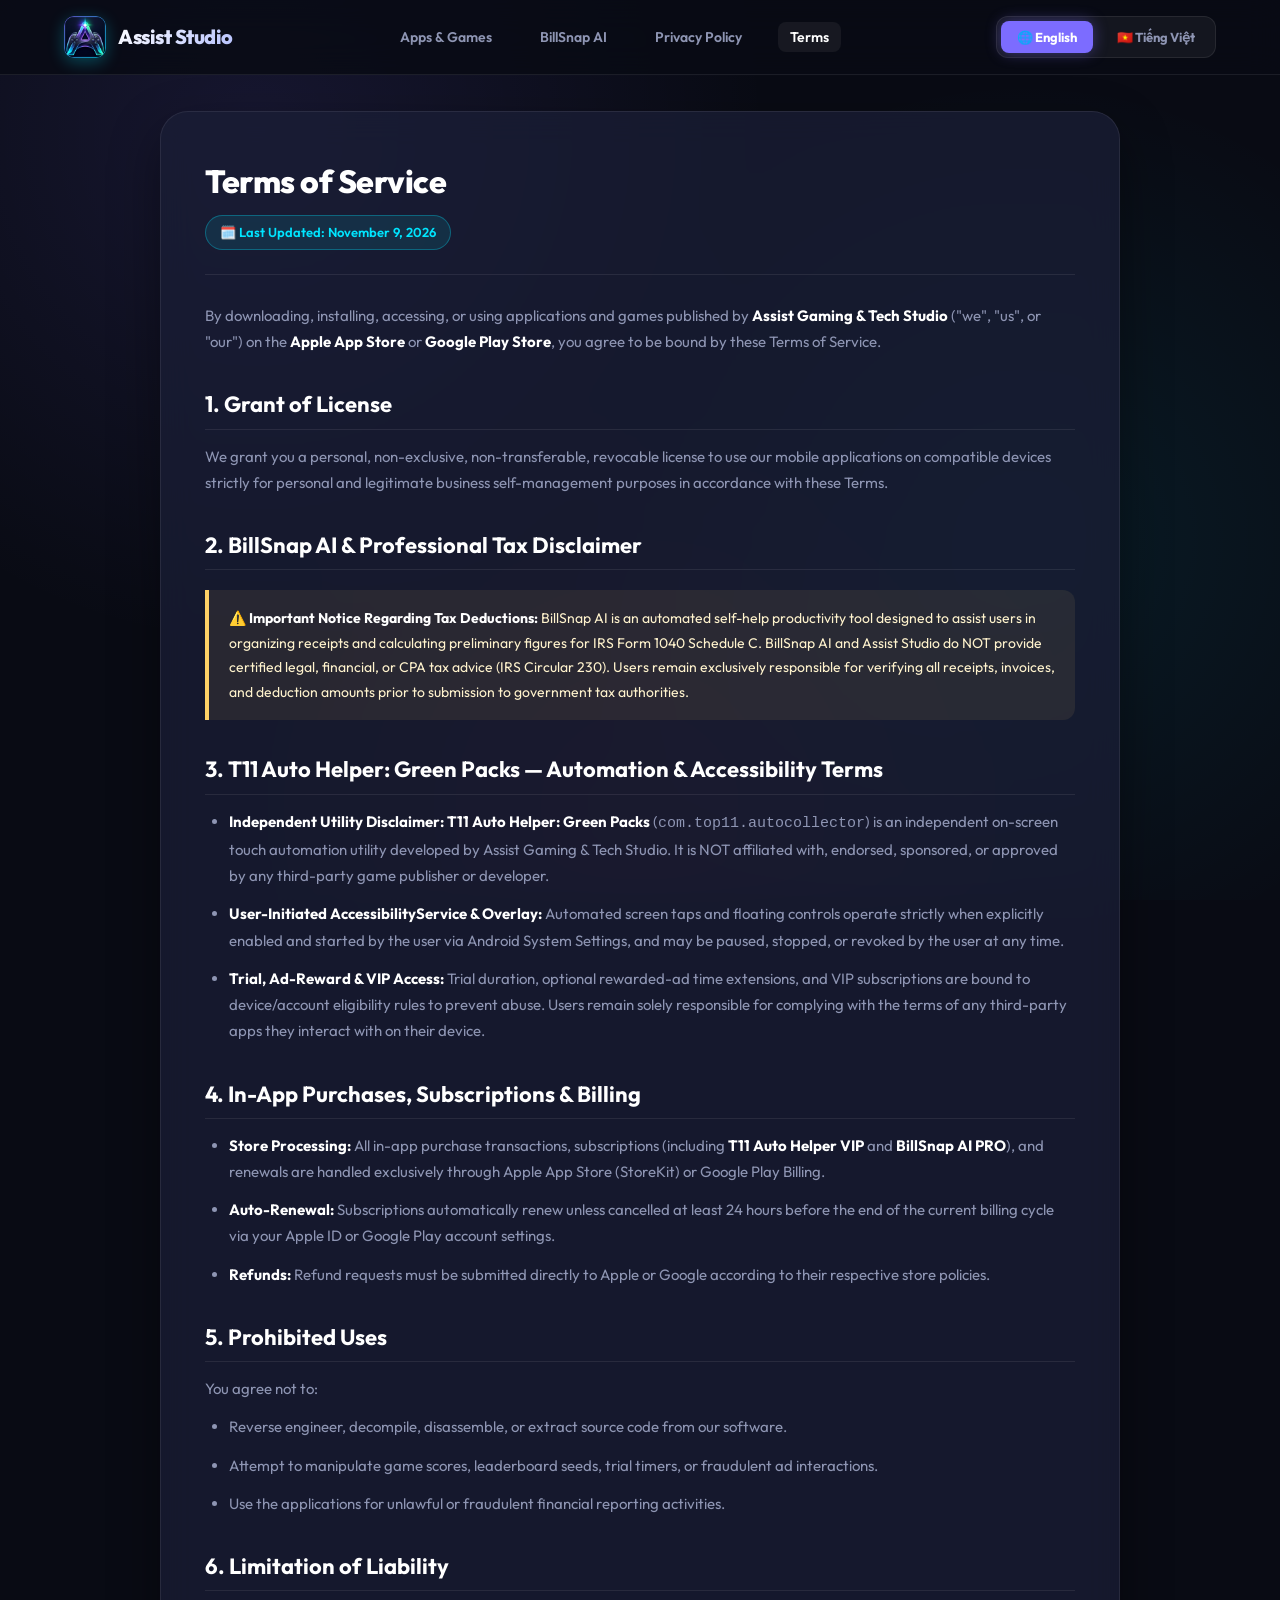
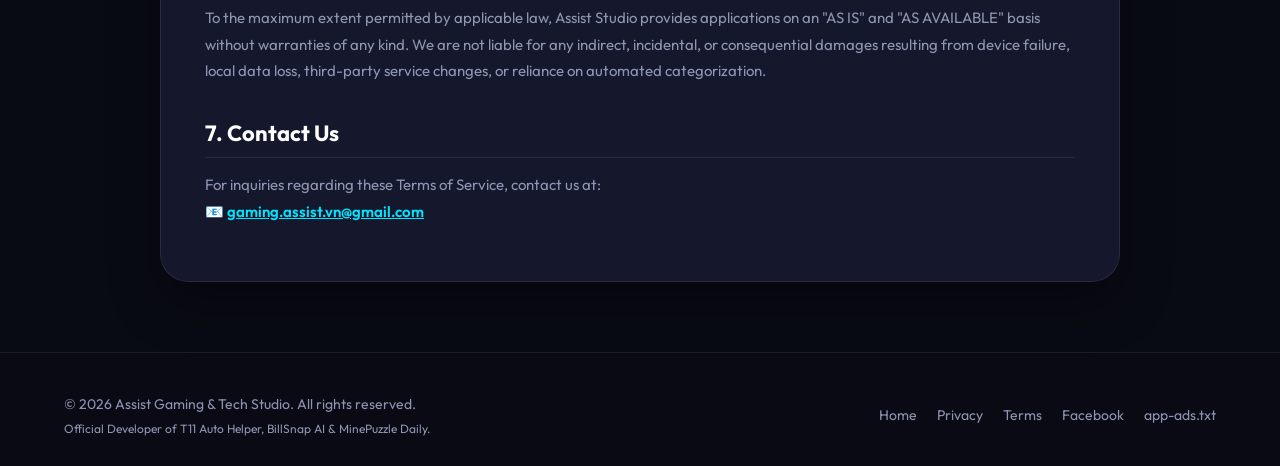
<file: terms.html>
<!DOCTYPE html>
<html lang="en">
<head>
  <meta charset="UTF-8">
  <meta name="viewport" content="width=device-width, initial-scale=1.0">
  <title>Terms of Service | Điều khoản Dịch vụ - Assist Studio</title>
  <meta name="description" content="Official Terms of Service for Assist Gaming & Tech Studio apps including T11 Auto Helper, BillSnap AI, and MinePuzzle Daily.">

  <!-- Open Graph -->
  <meta property="og:title" content="Terms of Service - Assist Gaming & Tech Studio">
  <meta property="og:description" content="Official terms governing the use of Assist Studio mobile apps and in-app purchases.">
  <meta property="og:image" content="https://gamingassistvn.github.io/assets/icons/studio_og.jpg">
  <meta property="og:type" content="website">

  <!-- Favicons -->
  <link rel="icon" type="image/png" sizes="32x32" href="/favicon-32x32.png?v=2">
  <link rel="icon" type="image/png" sizes="512x512" href="/favicon.png?v=2">
  <link rel="shortcut icon" href="/favicon.ico?v=2">
  <link rel="apple-touch-icon" sizes="180x180" href="/apple-touch-icon.png?v=2">

  <!-- Google Fonts -->
  <link rel="preconnect" href="https://fonts.googleapis.com">
  <link rel="preconnect" href="https://fonts.gstatic.com" crossorigin>
  <link href="https://fonts.googleapis.com/css2?family=Outfit:wght@400;500;600;700;800;900&display=swap" rel="stylesheet">

  <link rel="stylesheet" href="css/style.css?v=2">
  <style>
    .legal-content {
      background: var(--bg-card);
      border: 1px solid var(--border-glass);
      border-radius: 28px;
      padding: 44px;
      margin: 36px auto 70px;
      max-width: 960px;
      backdrop-filter: blur(16px);
      box-shadow: 0 20px 50px rgba(0, 0, 0, 0.4);
    }
    .legal-header {
      display: flex;
      flex-wrap: wrap;
      justify-content: space-between;
      align-items: center;
      gap: 16px;
      border-bottom: 1px solid rgba(255, 255, 255, 0.08);
      padding-bottom: 24px;
      margin-bottom: 28px;
    }
    .legal-title {
      font-size: 32px;
      font-weight: 800;
      color: #FFFFFF;
      letter-spacing: -0.5px;
    }
    .date-badge {
      display: inline-flex;
      align-items: center;
      gap: 6px;
      background: rgba(0, 229, 255, 0.1);
      border: 1px solid rgba(0, 229, 255, 0.3);
      color: var(--accent-cyan);
      padding: 6px 14px;
      border-radius: 20px;
      font-size: 13px;
      font-weight: 600;
    }
    .lang-switcher-bar {
      display: flex;
      gap: 8px;
      background: rgba(255, 255, 255, 0.05);
      padding: 4px;
      border-radius: 12px;
      border: 1px solid var(--border-glass);
    }
    .lang-tab {
      background: transparent;
      border: none;
      color: var(--text-dim);
      padding: 8px 16px;
      border-radius: 8px;
      font-family: inherit;
      font-size: 13px;
      font-weight: 700;
      cursor: pointer;
      transition: all 0.2s ease;
    }
    .lang-tab.active {
      background: var(--accent-purple);
      color: #FFFFFF;
      box-shadow: 0 0 15px rgba(124, 108, 255, 0.4);
    }
    .legal-content h2 {
      font-size: 22px;
      margin: 32px 0 14px;
      color: #FFFFFF;
      border-bottom: 1px solid rgba(255, 255, 255, 0.08);
      padding-bottom: 6px;
    }
    .legal-content h3 {
      font-size: 17px;
      margin: 18px 0 10px;
      color: #FFFFFF;
    }
    .legal-content p, .legal-content li {
      color: var(--text-dim);
      font-size: 15px;
      line-height: 1.75;
      margin-bottom: 12px;
    }
    .legal-content ul, .legal-content ol {
      padding-left: 24px;
      margin-bottom: 18px;
    }
    .legal-content strong {
      color: #FFFFFF;
    }
    .warning-box {
      background: rgba(255, 209, 102, 0.08);
      border-left: 4px solid var(--accent-gold);
      padding: 16px 20px;
      border-radius: 0 12px 12px 0;
      margin: 20px 0;
    }
    .warning-box p {
      margin: 0;
      color: #FFF3CD;
      font-size: 14px;
    }
  </style>
</head>
<body>

  <!-- Navigation -->
  <nav class="navbar">
    <div class="container nav-container">
      <a href="index.html" class="brand">
        <img src="assets/icons/studio_logo.png" alt="Assist Gaming & Tech Studio" width="42" height="42" class="brand-logo-img" style="width: 42px; height: 42px; border-radius: 10px; object-fit: cover; flex-shrink: 0; box-shadow: 0 4px 16px rgba(0, 229, 255, 0.28);">
        <div class="brand-name">Assist Studio</div>
      </a>
      <ul class="nav-links">
        <li><a href="index.html">Apps & Games</a></li>
        <li><a href="index.html#billsnap-spotlight">BillSnap AI</a></li>
        <li><a href="privacy.html">Privacy Policy</a></li>
        <li><a href="terms.html" class="active">Terms</a></li>
      </ul>
      <div class="lang-switcher-bar">
        <button class="lang-tab" id="btn-terms-en" onclick="setTermsLang('en')">🌐 English</button>
        <button class="lang-tab" id="btn-terms-vi" onclick="setTermsLang('vi')">🇻🇳 Tiếng Việt</button>
      </div>
    </div>
  </nav>

  <!-- Legal Main Container -->
  <main class="container">
    <div class="legal-content">

      <!-- Header -->
      <div class="legal-header">
        <div>
          <h1 class="legal-title lang-en">Terms of Service</h1>
          <h1 class="legal-title lang-vi" style="display: none;">Điều khoản Dịch vụ</h1>
          <div style="margin-top: 8px;">
            <span class="date-badge lang-en">🗓️ Last Updated: November 9, 2026</span>
            <span class="date-badge lang-vi" style="display: none;">🗓️ Cập nhật lần cuối: Ngày 09 tháng 11 năm 2026</span>
          </div>
        </div>
      </div>

      <!-- ================================================================= -->
      <!-- ENGLISH CONTENT                                                  -->
      <!-- ================================================================= -->
      <div class="lang-en" id="terms-content-en">
        <p>
          By downloading, installing, accessing, or using applications and games published by <strong>Assist Gaming & Tech Studio</strong> ("we", "us", or "our") on the <strong>Apple App Store</strong> or <strong>Google Play Store</strong>, you agree to be bound by these Terms of Service.
        </p>

        <h2>1. Grant of License</h2>
        <p>
          We grant you a personal, non-exclusive, non-transferable, revocable license to use our mobile applications on compatible devices strictly for personal and legitimate business self-management purposes in accordance with these Terms.
        </p>

        <h2>2. BillSnap AI & Professional Tax Disclaimer</h2>
        <div class="warning-box">
          <p><strong>⚠️ Important Notice Regarding Tax Deductions:</strong> BillSnap AI is an automated self-help productivity tool designed to assist users in organizing receipts and calculating preliminary figures for IRS Form 1040 Schedule C. BillSnap AI and Assist Studio do NOT provide certified legal, financial, or CPA tax advice (IRS Circular 230). Users remain exclusively responsible for verifying all receipts, invoices, and deduction amounts prior to submission to government tax authorities.</p>
        </div>

        <h2>3. T11 Auto Helper: Green Packs — Automation & Accessibility Terms</h2>
        <ul>
          <li><strong>Independent Utility Disclaimer:</strong> <strong>T11 Auto Helper: Green Packs</strong> (<code>com.top11.autocollector</code>) is an independent on-screen touch automation utility developed by Assist Gaming &amp; Tech Studio. It is NOT affiliated with, endorsed, sponsored, or approved by any third-party game publisher or developer.</li>
          <li><strong>User-Initiated AccessibilityService &amp; Overlay:</strong> Automated screen taps and floating controls operate strictly when explicitly enabled and started by the user via Android System Settings, and may be paused, stopped, or revoked by the user at any time.</li>
          <li><strong>Trial, Ad-Reward &amp; VIP Access:</strong> Trial duration, optional rewarded-ad time extensions, and VIP subscriptions are bound to device/account eligibility rules to prevent abuse. Users remain solely responsible for complying with the terms of any third-party apps they interact with on their device.</li>
        </ul>

        <h2>4. In-App Purchases, Subscriptions & Billing</h2>
        <ul>
          <li><strong>Store Processing:</strong> All in-app purchase transactions, subscriptions (including <strong>T11 Auto Helper VIP</strong> and <strong>BillSnap AI PRO</strong>), and renewals are handled exclusively through Apple App Store (StoreKit) or Google Play Billing.</li>
          <li><strong>Auto-Renewal:</strong> Subscriptions automatically renew unless cancelled at least 24 hours before the end of the current billing cycle via your Apple ID or Google Play account settings.</li>
          <li><strong>Refunds:</strong> Refund requests must be submitted directly to Apple or Google according to their respective store policies.</li>
        </ul>

        <h2>5. Prohibited Uses</h2>
        <p>You agree not to:</p>
        <ul>
          <li>Reverse engineer, decompile, disassemble, or extract source code from our software.</li>
          <li>Attempt to manipulate game scores, leaderboard seeds, trial timers, or fraudulent ad interactions.</li>
          <li>Use the applications for unlawful or fraudulent financial reporting activities.</li>
        </ul>

        <h2>6. Limitation of Liability</h2>
        <p>
          To the maximum extent permitted by applicable law, Assist Studio provides applications on an "AS IS" and "AS AVAILABLE" basis without warranties of any kind. We are not liable for any indirect, incidental, or consequential damages resulting from device failure, local data loss, third-party service changes, or reliance on automated categorization.
        </p>

        <h2>7. Contact Us</h2>
        <p>
          For inquiries regarding these Terms of Service, contact us at:
          <br>
          📧 <a href="mailto:gaming.assist.vn@gmail.com" style="color: var(--accent-cyan); font-weight: 600;">gaming.assist.vn@gmail.com</a>
        </p>
      </div>

      <!-- ================================================================= -->
      <!-- VIETNAMESE CONTENT                                                -->
      <!-- ================================================================= -->
      <div class="lang-vi" id="terms-content-vi" style="display: none;">
        <p>
          Bằng việc tải về, cài đặt và trải nghiệm các ứng dụng hoặc trò chơi do <strong>Assist Gaming & Tech Studio</strong> ("chúng tôi") phát hành trên <strong>Apple App Store</strong> và <strong>Google Play Store</strong>, bạn đồng ý tuân thủ các Điều khoản Dịch vụ dưới đây.
        </p>

        <h2>1. Quyền sử dụng Giấy phép</h2>
        <p>
          Chúng tôi cấp cho bạn quyền cá nhân, không độc quyền, có thể thu hồi để sử dụng ứng dụng trên các thiết bị tương thích nhằm mục đích giải trí và tiện ích quản lý cá nhân theo đúng các điều khoản này.
        </p>

        <h2>2. Miễn trừ trách nhiệm về Thuế đối với BillSnap AI</h2>
        <div class="warning-box">
          <p><strong>⚠️ Lưu ý Quan trọng về Hồ sơ Thuế:</strong> BillSnap AI là công cụ hỗ trợ tự động giúp bạn sắp xếp biên lai và tự chuẩn bị số liệu cho mẫu khai thuế IRS Form 1040 Schedule C. BillSnap AI và Assist Studio KHÔNG cung cấp dịch vụ tư vấn pháp lý, kế toán hay tư vấn thuế được chứng nhận (theo IRS Circular 230). Người dùng chịu trách nhiệm kiểm tra lại tính chính xác của hóa đơn và chứng từ trước khi nộp cho cơ quan thuế.</p>
        </div>

        <h2>3. T11 Auto Helper: Green Packs — Điều khoản Tiện ích Tự động hóa &amp; Trợ năng</h2>
        <ul>
          <li><strong>Tiện ích Độc lập:</strong> <strong>T11 Auto Helper: Green Packs</strong> (<code>com.top11.autocollector</code>) là công cụ tiện ích hỗ trợ thao tác chạm tự động độc lập do Assist Gaming &amp; Tech Studio phát triển, hoàn toàn KHÔNG liên kết, đại diện hay được tài trợ bởi bất kỳ nhà phát hành trò chơi bên thứ ba nào.</li>
          <li><strong>Quyền Trợ năng &amp; Cửa sổ nổi do Người dùng Chủ động Bật:</strong> Mọi thao tác chạm tự động qua <code>AccessibilityService</code> chỉ hoạt động khi người dùng chủ động cấp quyền và bấm chạy, đồng thời có thể tạm dừng hoặc tắt quyền bất cứ lúc nào trong phần Cài đặt Android.</li>
          <li><strong>Dùng thử, Thưởng Quảng cáo &amp; Gói VIP:</strong> Thời gian dùng thử miễn phí, thời gian cộng thêm khi xem quảng cáo và gói thuê bao VIP tuân theo quy tắc xác thực thiết bị/tài khoản để chống gian lận. Người dùng tự chịu trách nhiệm tuân thủ quy định của các ứng dụng bên thứ ba trên thiết bị của mình.</li>
        </ul>

        <h2>4. Thanh toán Gói VIP / PRO &amp; Đăng ký Thuê bao</h2>
        <ul>
          <li><strong>Xử lý qua Kho ứng dụng:</strong> Toàn bộ giao dịch thanh toán gói thuê bao (bao gồm <strong>T11 Auto Helper VIP</strong> và <strong>BillSnap AI PRO</strong>) và đăng ký gia hạn đều do Apple App Store (StoreKit) hoặc Google Play Billing xử lý bảo mật.</li>
          <li><strong>Tự động gia hạn:</strong> Gói thuê bao sẽ tự động gia hạn trừ khi bạn chủ động hủy ít nhất 24 giờ trước khi kết thúc chu kỳ thanh toán trong phần Cài đặt tài khoản Apple / Google.</li>
          <li><strong>Hoàn tiền:</strong> Mọi yêu cầu hoàn tiền tuân theo chính sách hoàn tiền chính thức của Apple và Google.</li>
        </ul>

        <h2>5. Hành vi bị Nghiêm cấm</h2>
        <p>Khi sử dụng ứng dụng, bạn cam kết không:</p>
        <ul>
          <li>Dịch ngược, biên dịch đảo ngược hoặc can thiệp vào mã nguồn của phần mềm.</li>
          <li>Gian lận điểm số, bộ đếm thời gian dùng thử hoặc can thiệp trái phép vào hệ thống quảng cáo AdMob.</li>
          <li>Sử dụng ứng dụng cho các hành vi gian lận tài chính hoặc vi phạm pháp luật hiện hành.</li>
        </ul>

        <h2>6. Giới hạn Trách nhiệm</h2>
        <p>
          Ứng dụng được cung cấp theo nguyên trạng ("AS IS"). Chúng tôi nỗ lực tối đa để đảm bảo ứng dụng vận hành trơn tru và chính xác, tuy nhiên không chịu trách nhiệm đối với các mất mát dữ liệu do hỏng hóc phần cứng, thay đổi từ dịch vụ bên thứ ba hoặc xóa bộ nhớ máy của người dùng.
        </p>

        <h2>7. Liên hệ</h2>
        <p>
          Mọi thắc mắc về điều khoản dịch vụ, vui lòng liên hệ với chúng tôi qua email:
          <br>
          📧 <a href="mailto:gaming.assist.vn@gmail.com" style="color: var(--accent-cyan); font-weight: 600;">gaming.assist.vn@gmail.com</a>
        </p>
      </div>

    </div>
  </main>

  <!-- Footer -->
  <footer class="footer">
    <div class="container footer-content">
      <div>
        <p>© 2026 Assist Gaming & Tech Studio. All rights reserved.</p>
        <p style="font-size: 12px; margin-top: 4px; color: var(--text-dim);">Official Developer of T11 Auto Helper, BillSnap AI &amp; MinePuzzle Daily.</p>
      </div>
      <div class="footer-links">
        <a href="index.html">Home</a>
        <a href="privacy.html">Privacy</a>
        <a href="terms.html" class="active">Terms</a>
        <a href="https://www.facebook.com/profile.php?id=61596232747926" target="_blank" rel="noopener">Facebook</a>
        <a href="app-ads.txt" target="_blank">app-ads.txt</a>
      </div>
    </div>
  </footer>

  <script>
    function setTermsLang(lang) {
      const allEnEls = document.querySelectorAll('.lang-en');
      const allViEls = document.querySelectorAll('.lang-vi');
      const btnEn = document.getElementById('btn-terms-en');
      const btnVi = document.getElementById('btn-terms-vi');

      if (lang === 'vi') {
        allEnEls.forEach(el => el.style.display = 'none');
        allViEls.forEach(el => el.style.display = el.tagName === 'SPAN' ? 'inline-flex' : 'block');
        btnEn.classList.remove('active');
        btnVi.classList.add('active');
        document.documentElement.lang = 'vi';
      } else {
        allViEls.forEach(el => el.style.display = 'none');
        allEnEls.forEach(el => el.style.display = el.tagName === 'SPAN' ? 'inline-flex' : 'block');
        btnVi.classList.remove('active');
        btnEn.classList.add('active');
        document.documentElement.lang = 'en';
      }

      localStorage.setItem('site_lang', lang);
    }

    document.addEventListener('DOMContentLoaded', () => {
      const savedLang = localStorage.getItem('site_lang') || 'en';
      setTermsLang(savedLang);
    });
  </script>
</body>
</html>
</file>
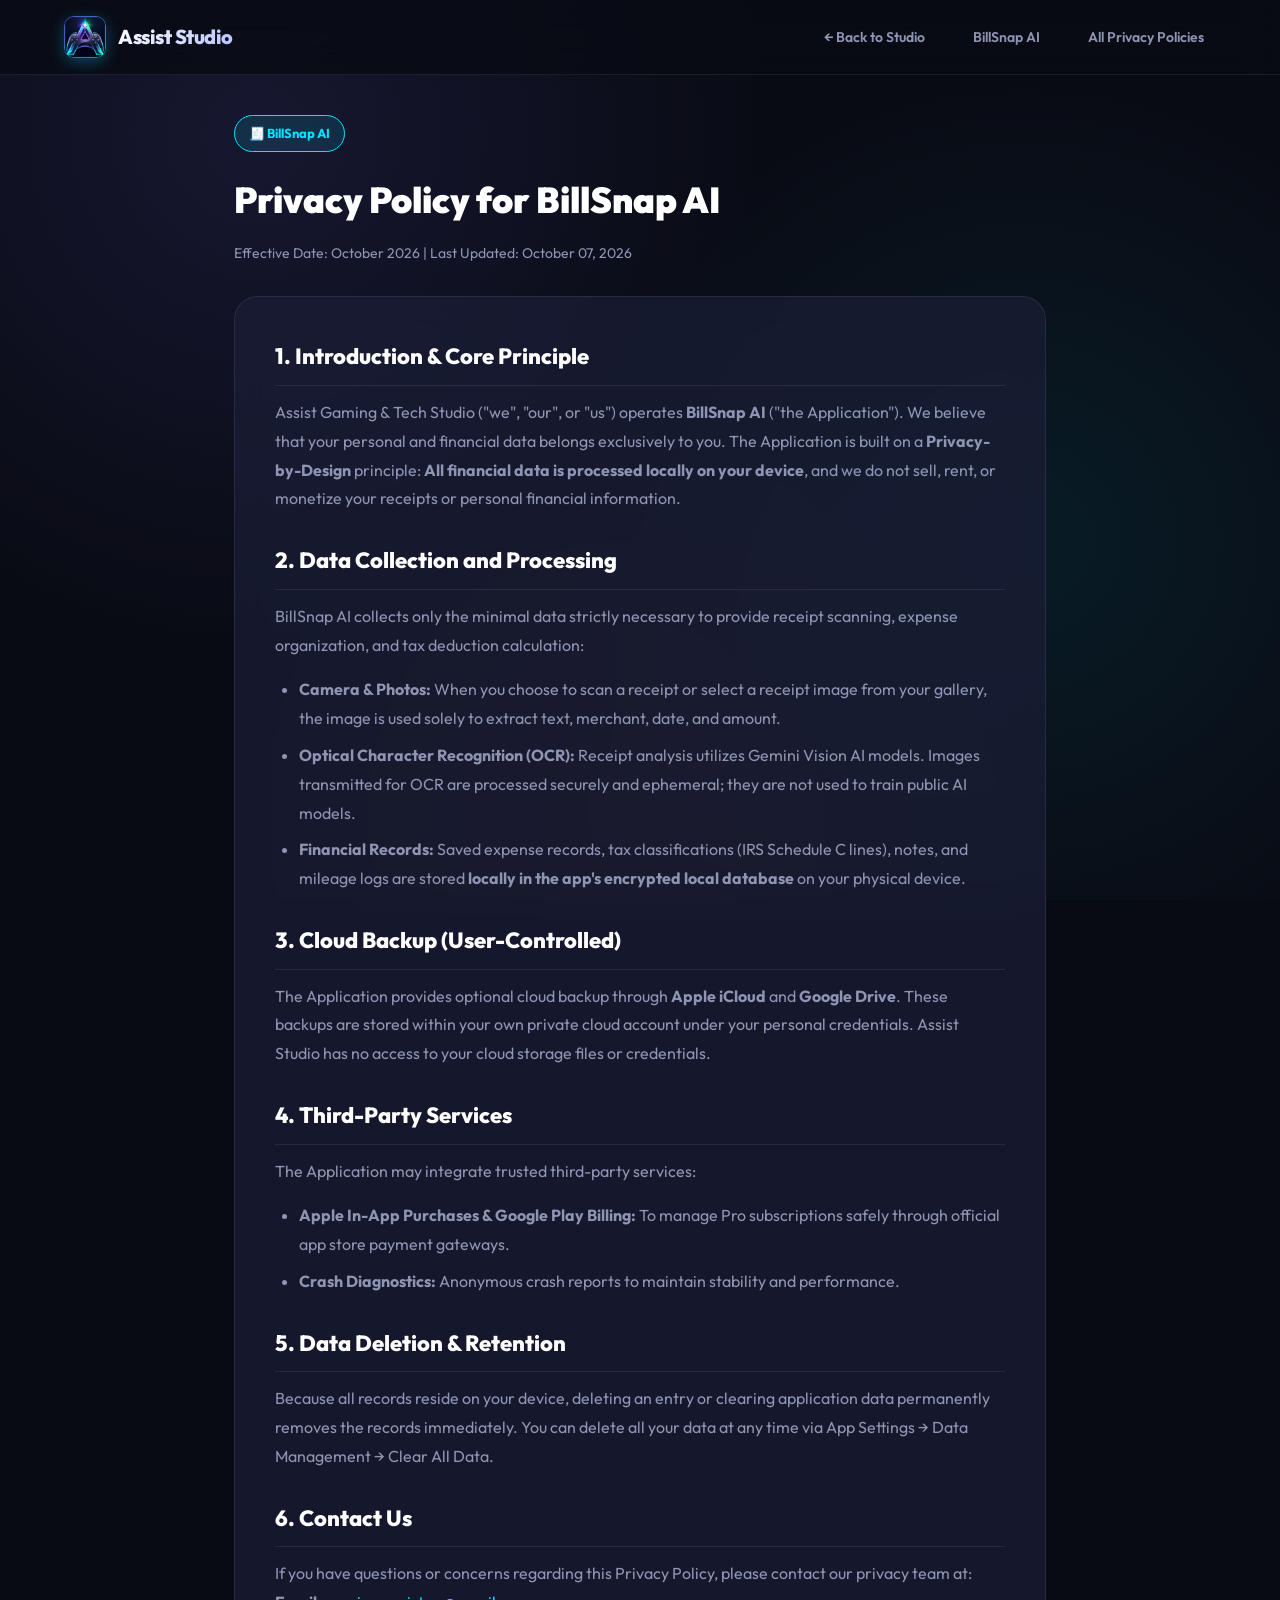
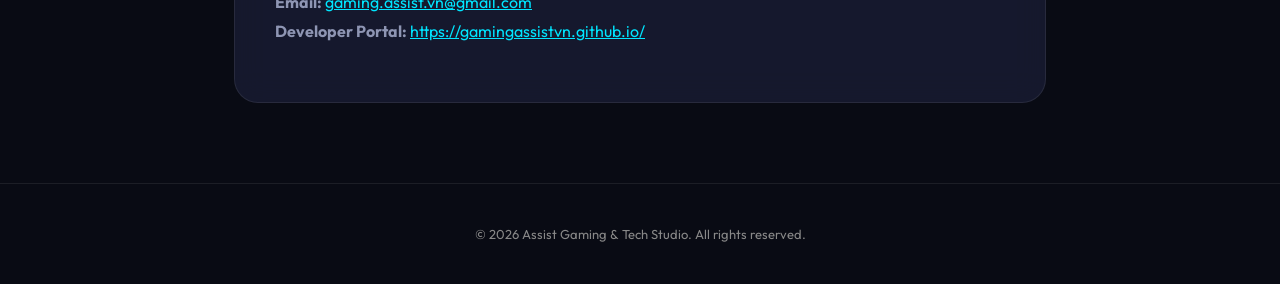
<file: privacy/billsnap.html>
<!DOCTYPE html>
<html lang="en">
<head>
  <meta charset="UTF-8">
  <meta name="viewport" content="width=device-width, initial-scale=1.0">
  <title>Privacy Policy — BillSnap AI | Assist Studio</title>
  <meta name="description" content="Privacy Policy for BillSnap AI. Learn how we handle receipt data with 100% on-device processing and strict privacy standards.">
  <link rel="icon" type="image/png" href="../assets/billsnap/app_icon.png">
  <link rel="apple-touch-icon" href="../assets/billsnap/app_icon.png">
  <link rel="preconnect" href="https://fonts.googleapis.com">
  <link rel="preconnect" href="https://fonts.gstatic.com" crossorigin>
  <link href="https://fonts.googleapis.com/css2?family=Outfit:wght@400;500;600;700;800;900&display=swap" rel="stylesheet">
  <link rel="stylesheet" href="../css/style.css?v=2">
  <style>
    .legal-content {
      max-width: 860px;
      margin: 40px auto 80px;
      padding: 0 24px;
      line-height: 1.8;
      color: #E0E0E0;
    }
    .legal-card {
      background: var(--bg-card, rgba(255, 255, 255, 0.03));
      border: 1px solid var(--border-glass, rgba(255, 255, 255, 0.08));
      border-radius: 24px;
      padding: 40px;
      backdrop-filter: blur(16px);
      margin-top: 30px;
    }
    .legal-card h2 {
      font-size: 22px;
      font-weight: 800;
      color: #FFFFFF;
      margin: 28px 0 12px;
      padding-bottom: 8px;
      border-bottom: 1px solid rgba(255, 255, 255, 0.08);
    }
    .legal-card h2:first-of-type {
      margin-top: 0;
    }
    .legal-card p, .legal-card ul {
      margin-bottom: 16px;
      color: var(--text-dim, #A0A5B5);
    }
    .legal-card ul {
      padding-left: 24px;
    }
    .legal-card li {
      margin-bottom: 8px;
    }
    .app-badge {
      display: inline-flex;
      align-items: center;
      gap: 8px;
      background: rgba(0, 229, 255, 0.12);
      border: 1px solid var(--accent-cyan, #00E5FF);
      color: var(--accent-cyan, #00E5FF);
      padding: 6px 14px;
      border-radius: 20px;
      font-size: 13px;
      font-weight: 700;
      margin-bottom: 16px;
    }
  </style>
</head>
<body>

  <!-- Navigation -->
  <nav class="navbar">
    <div class="container nav-container">
      <a href="../index.html" class="brand">
        <img src="../assets/icons/studio_logo.png" alt="Assist Gaming & Tech Studio" width="42" height="42" class="brand-logo-img" style="width: 42px; height: 42px; border-radius: 10px; object-fit: cover; flex-shrink: 0; box-shadow: 0 4px 16px rgba(0, 229, 255, 0.28);">
        <div class="brand-name">Assist Studio</div>
      </a>
      <ul class="nav-links">
        <li><a href="../index.html">← Back to Studio</a></li>
        <li><a href="../billsnap.html">BillSnap AI</a></li>
        <li><a href="../privacy.html">All Privacy Policies</a></li>
      </ul>
    </div>
  </nav>

  <main class="legal-content">
    <div class="app-badge">🧾 BillSnap AI</div>
    <h1 style="font-size: 36px; font-weight: 900; color: #FFFFFF; margin-bottom: 8px;">
      Privacy Policy for BillSnap AI
    </h1>
    <p style="color: var(--text-dim, #A0A5B5); font-size: 14px;">
      Effective Date: October 2026 | Last Updated: October 07, 2026
    </p>

    <div class="legal-card">
      <h2>1. Introduction & Core Principle</h2>
      <p>
        Assist Gaming & Tech Studio ("we", "our", or "us") operates <strong>BillSnap AI</strong> ("the Application"). We believe that your personal and financial data belongs exclusively to you. The Application is built on a <strong>Privacy-by-Design</strong> principle: <strong>All financial data is processed locally on your device</strong>, and we do not sell, rent, or monetize your receipts or personal financial information.
      </p>

      <h2>2. Data Collection and Processing</h2>
      <p>
        BillSnap AI collects only the minimal data strictly necessary to provide receipt scanning, expense organization, and tax deduction calculation:
      </p>
      <ul>
        <li><strong>Camera & Photos:</strong> When you choose to scan a receipt or select a receipt image from your gallery, the image is used solely to extract text, merchant, date, and amount.</li>
        <li><strong>Optical Character Recognition (OCR):</strong> Receipt analysis utilizes Gemini Vision AI models. Images transmitted for OCR are processed securely and ephemeral; they are not used to train public AI models.</li>
        <li><strong>Financial Records:</strong> Saved expense records, tax classifications (IRS Schedule C lines), notes, and mileage logs are stored <strong>locally in the app's encrypted local database</strong> on your physical device.</li>
      </ul>

      <h2>3. Cloud Backup (User-Controlled)</h2>
      <p>
        The Application provides optional cloud backup through <strong>Apple iCloud</strong> and <strong>Google Drive</strong>. These backups are stored within your own private cloud account under your personal credentials. Assist Studio has no access to your cloud storage files or credentials.
      </p>

      <h2>4. Third-Party Services</h2>
      <p>
        The Application may integrate trusted third-party services:
      </p>
      <ul>
        <li><strong>Apple In-App Purchases & Google Play Billing:</strong> To manage Pro subscriptions safely through official app store payment gateways.</li>
        <li><strong>Crash Diagnostics:</strong> Anonymous crash reports to maintain stability and performance.</li>
      </ul>

      <h2>5. Data Deletion & Retention</h2>
      <p>
        Because all records reside on your device, deleting an entry or clearing application data permanently removes the records immediately. You can delete all your data at any time via App Settings → Data Management → Clear All Data.
      </p>

      <h2>6. Contact Us</h2>
      <p>
        If you have questions or concerns regarding this Privacy Policy, please contact our privacy team at:
        <br>
        <strong>Email:</strong> <a href="mailto:gaming.assist.vn@gmail.com" style="color: var(--accent-cyan, #00E5FF);">gaming.assist.vn@gmail.com</a>
        <br>
        <strong>Developer Portal:</strong> <a href="https://gamingassistvn.github.io/" style="color: var(--accent-cyan, #00E5FF);">https://gamingassistvn.github.io/</a>
      </p>
    </div>
  </main>

  <footer style="text-align: center; padding: 40px 20px; border-top: 1px solid rgba(255,255,255,0.08); color: #888; font-size: 13px;">
    © 2026 Assist Gaming & Tech Studio. All rights reserved.
  </footer>

</body>
</html>
</file>
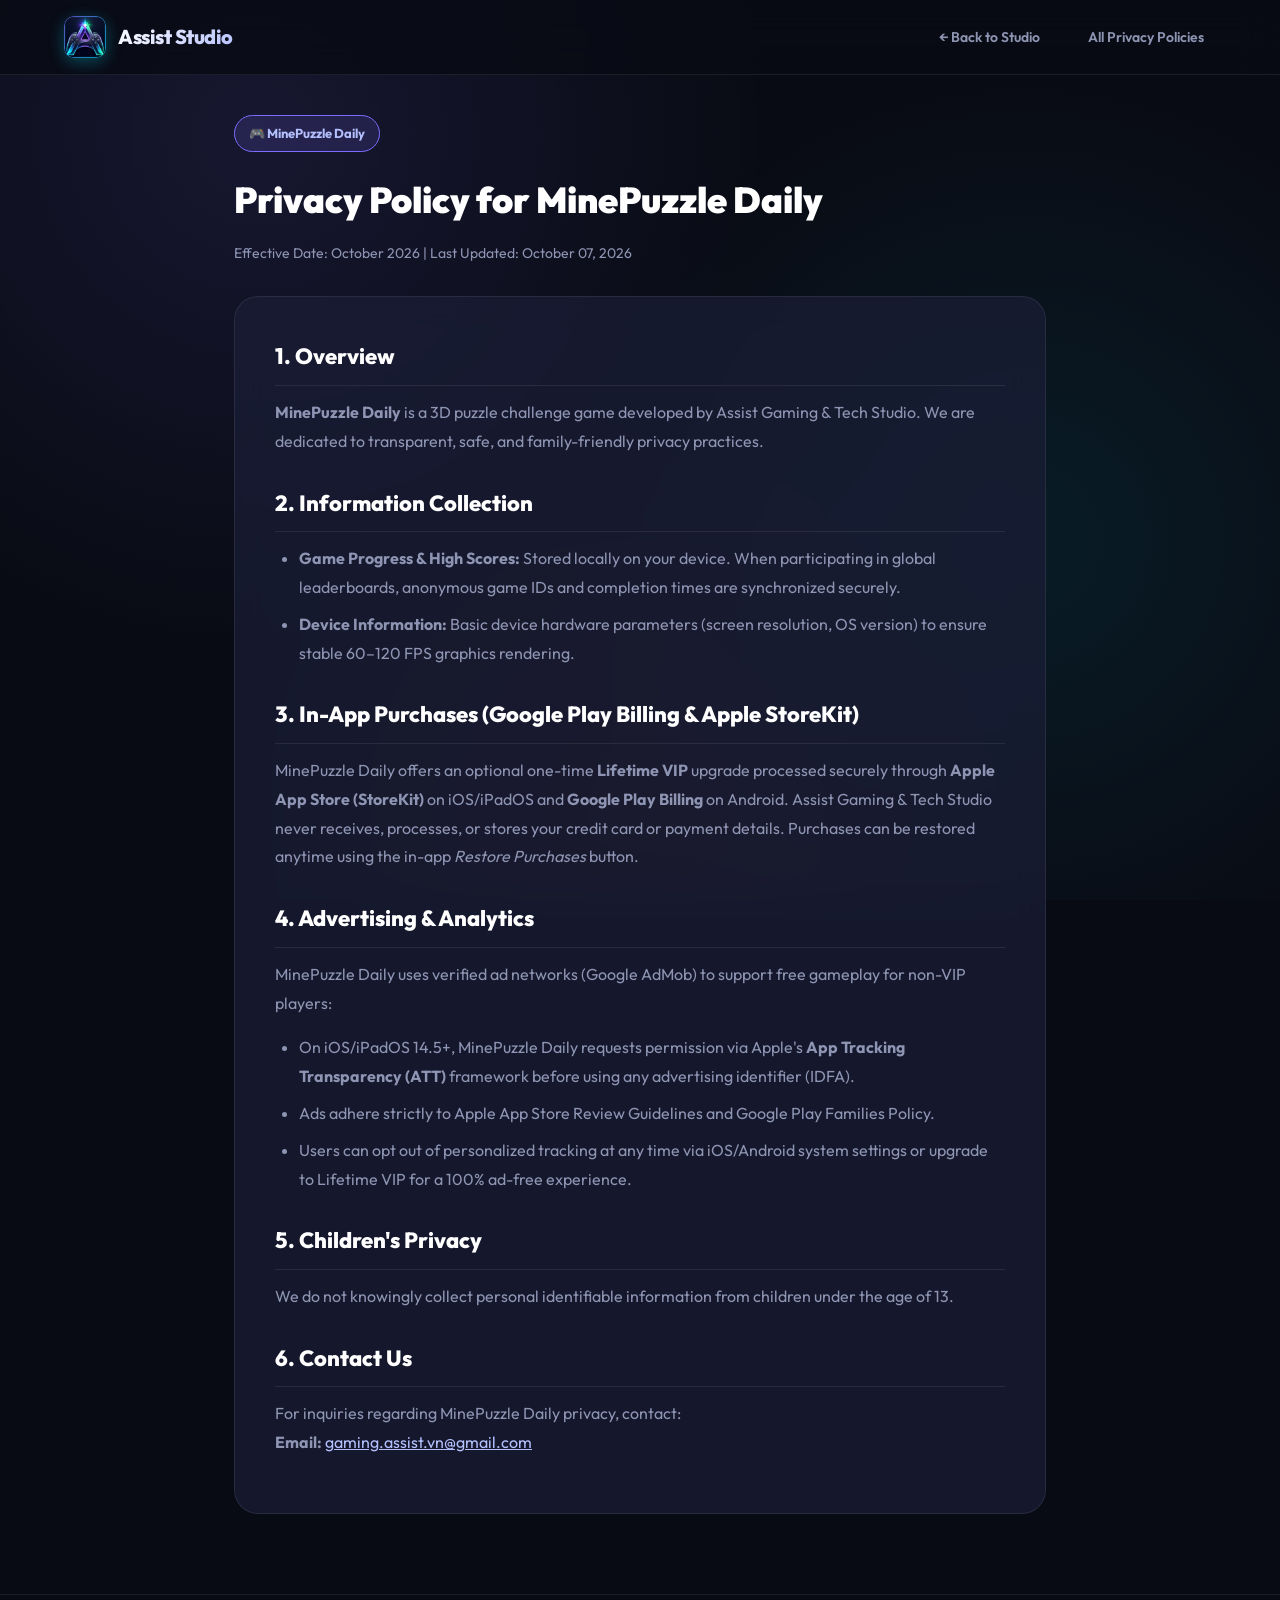
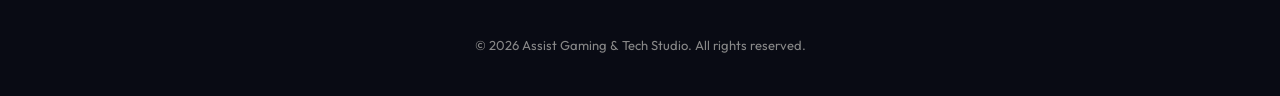
<file: privacy/minepuzzle.html>
<!DOCTYPE html>
<html lang="en">
<head>
  <meta charset="UTF-8">
  <meta name="viewport" content="width=device-width, initial-scale=1.0">
  <title>Privacy Policy — MinePuzzle Daily | Assist Studio</title>
  <meta name="description" content="Privacy Policy for MinePuzzle Daily. Transparent details on gameplay data, ads, and compliance.">
  <link rel="icon" type="image/png" href="../assets/icons/minepuzzle_daily.png">
  <link rel="apple-touch-icon" href="../assets/icons/minepuzzle_daily.png">
  <link rel="preconnect" href="https://fonts.googleapis.com">
  <link rel="preconnect" href="https://fonts.gstatic.com" crossorigin>
  <link href="https://fonts.googleapis.com/css2?family=Outfit:wght@400;500;600;700;800;900&display=swap" rel="stylesheet">
  <link rel="stylesheet" href="../css/style.css?v=2">
  <style>
    .legal-content {
      max-width: 860px;
      margin: 40px auto 80px;
      padding: 0 24px;
      line-height: 1.8;
      color: #E0E0E0;
    }
    .legal-card {
      background: var(--bg-card, rgba(255, 255, 255, 0.03));
      border: 1px solid var(--border-glass, rgba(255, 255, 255, 0.08));
      border-radius: 24px;
      padding: 40px;
      backdrop-filter: blur(16px);
      margin-top: 30px;
    }
    .legal-card h2 {
      font-size: 22px;
      font-weight: 800;
      color: #FFFFFF;
      margin: 28px 0 12px;
      padding-bottom: 8px;
      border-bottom: 1px solid rgba(255, 255, 255, 0.08);
    }
    .legal-card h2:first-of-type {
      margin-top: 0;
    }
    .legal-card p, .legal-card ul {
      margin-bottom: 16px;
      color: var(--text-dim, #A0A5B5);
    }
    .legal-card ul {
      padding-left: 24px;
    }
    .legal-card li {
      margin-bottom: 8px;
    }
    .app-badge {
      display: inline-flex;
      align-items: center;
      gap: 8px;
      background: rgba(124, 108, 255, 0.15);
      border: 1px solid var(--accent-purple, #7C6CFF);
      color: #B4C0FE;
      padding: 6px 14px;
      border-radius: 20px;
      font-size: 13px;
      font-weight: 700;
      margin-bottom: 16px;
    }
  </style>
</head>
<body>

  <!-- Navigation -->
  <nav class="navbar">
    <div class="container nav-container">
      <a href="../index.html" class="brand">
        <img src="../assets/icons/studio_logo.png" alt="Assist Gaming & Tech Studio" width="42" height="42" class="brand-logo-img" style="width: 42px; height: 42px; border-radius: 10px; object-fit: cover; flex-shrink: 0; box-shadow: 0 4px 16px rgba(0, 229, 255, 0.28);">
        <div class="brand-name">Assist Studio</div>
      </a>
      <ul class="nav-links">
        <li><a href="../index.html">← Back to Studio</a></li>
        <li><a href="../privacy.html">All Privacy Policies</a></li>
      </ul>
    </div>
  </nav>

  <main class="legal-content">
    <div class="app-badge">🎮 MinePuzzle Daily</div>
    <h1 style="font-size: 36px; font-weight: 900; color: #FFFFFF; margin-bottom: 8px;">
      Privacy Policy for MinePuzzle Daily
    </h1>
    <p style="color: var(--text-dim, #A0A5B5); font-size: 14px;">
      Effective Date: October 2026 | Last Updated: October 07, 2026
    </p>

    <div class="legal-card">
      <h2>1. Overview</h2>
      <p>
        <strong>MinePuzzle Daily</strong> is a 3D puzzle challenge game developed by Assist Gaming & Tech Studio. We are dedicated to transparent, safe, and family-friendly privacy practices.
      </p>

      <h2>2. Information Collection</h2>
      <ul>
        <li><strong>Game Progress & High Scores:</strong> Stored locally on your device. When participating in global leaderboards, anonymous game IDs and completion times are synchronized securely.</li>
        <li><strong>Device Information:</strong> Basic device hardware parameters (screen resolution, OS version) to ensure stable 60–120 FPS graphics rendering.</li>
      </ul>

      <h2>3. In-App Purchases (Google Play Billing & Apple StoreKit)</h2>
      <p>
        MinePuzzle Daily offers an optional one-time <strong>Lifetime VIP</strong> upgrade processed securely through <strong>Apple App Store (StoreKit)</strong> on iOS/iPadOS and <strong>Google Play Billing</strong> on Android. Assist Gaming &amp; Tech Studio never receives, processes, or stores your credit card or payment details. Purchases can be restored anytime using the in-app <em>Restore Purchases</em> button.
      </p>

      <h2>4. Advertising &amp; Analytics</h2>
      <p>
        MinePuzzle Daily uses verified ad networks (Google AdMob) to support free gameplay for non-VIP players:
      </p>
      <ul>
        <li>On iOS/iPadOS 14.5+, MinePuzzle Daily requests permission via Apple's <strong>App Tracking Transparency (ATT)</strong> framework before using any advertising identifier (IDFA).</li>
        <li>Ads adhere strictly to Apple App Store Review Guidelines and Google Play Families Policy.</li>
        <li>Users can opt out of personalized tracking at any time via iOS/Android system settings or upgrade to Lifetime VIP for a 100% ad-free experience.</li>
      </ul>

      <h2>5. Children's Privacy</h2>
      <p>
        We do not knowingly collect personal identifiable information from children under the age of 13.
      </p>

      <h2>6. Contact Us</h2>
      <p>
        For inquiries regarding MinePuzzle Daily privacy, contact:
        <br>
        <strong>Email:</strong> <a href="mailto:gaming.assist.vn@gmail.com" style="color: #B4C0FE;">gaming.assist.vn@gmail.com</a>
      </p>
    </div>
  </main>

  <footer style="text-align: center; padding: 40px 20px; border-top: 1px solid rgba(255,255,255,0.08); color: #888; font-size: 13px;">
    © 2026 Assist Gaming & Tech Studio. All rights reserved.
  </footer>

</body>
</html>
</file>
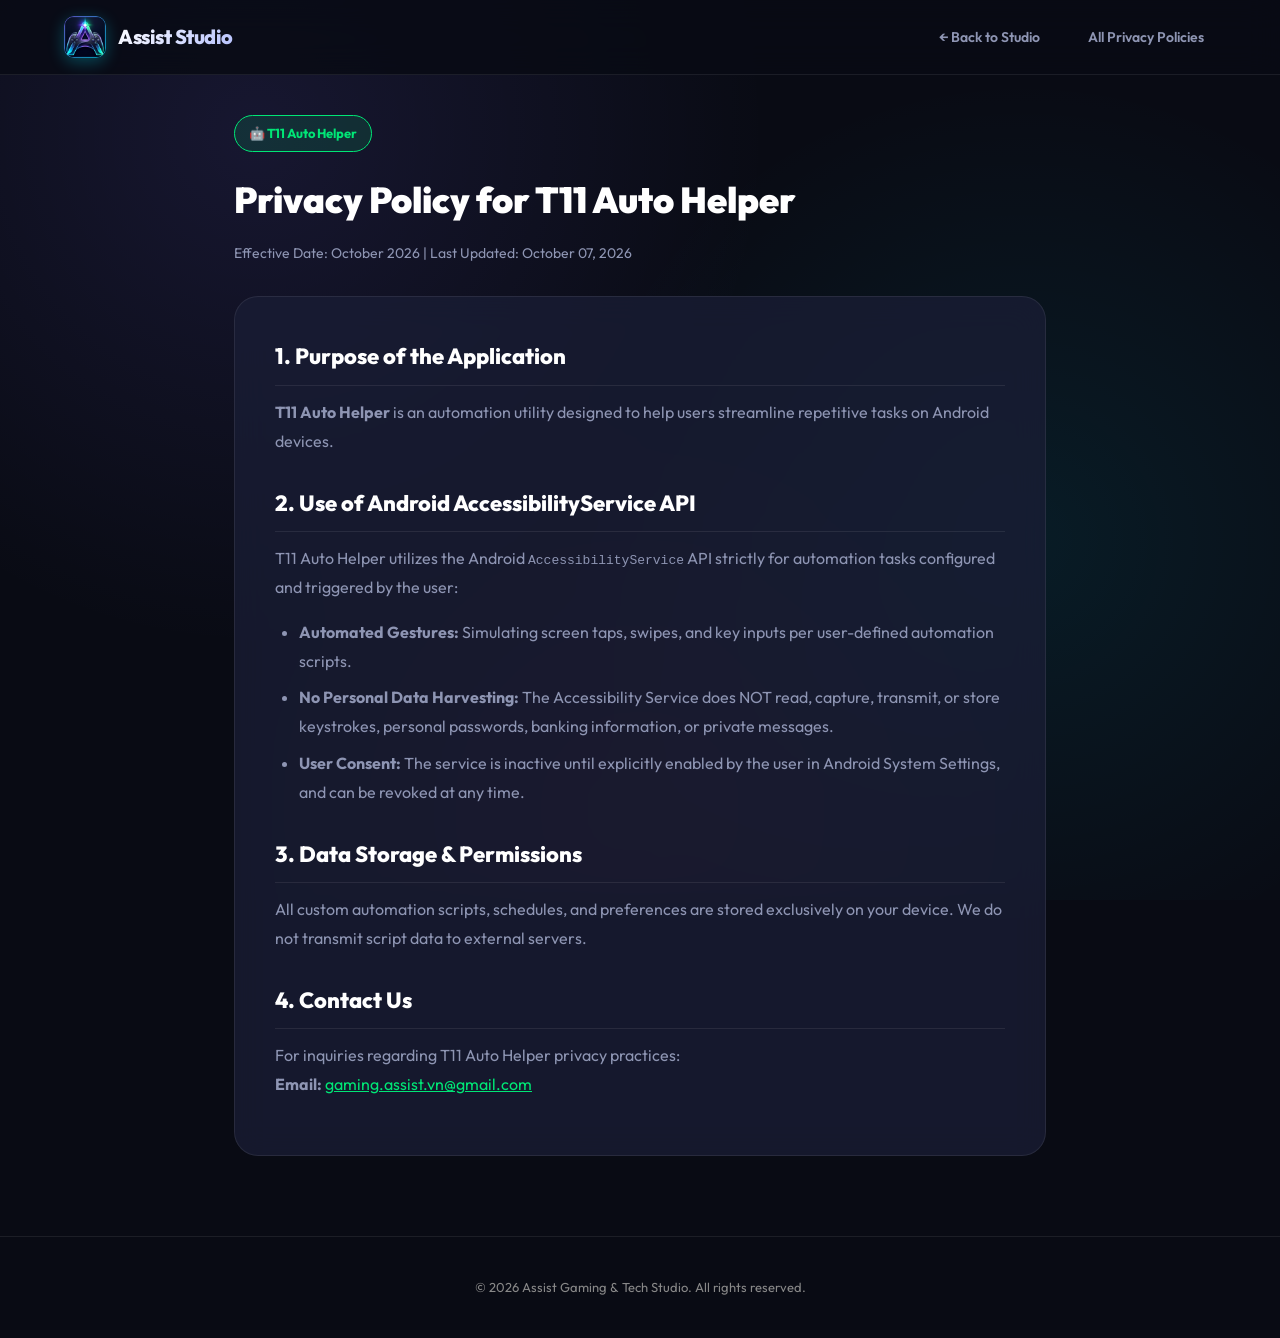
<file: privacy/t11.html>
<!DOCTYPE html>
<html lang="en">
<head>
  <meta charset="UTF-8">
  <meta name="viewport" content="width=device-width, initial-scale=1.0">
  <title>Privacy Policy — T11 Auto Helper | Assist Studio</title>
  <meta name="description" content="Privacy Policy for T11 Auto Helper. Clear disclosure on Accessibility Services and data handling.">
  <link rel="icon" type="image/png" href="../assets/t11/app_icon.png">
  <link rel="apple-touch-icon" href="../assets/t11/app_icon.png">
  <link rel="preconnect" href="https://fonts.googleapis.com">
  <link rel="preconnect" href="https://fonts.gstatic.com" crossorigin>
  <link href="https://fonts.googleapis.com/css2?family=Outfit:wght@400;500;600;700;800;900&display=swap" rel="stylesheet">
  <link rel="stylesheet" href="../css/style.css?v=2">
  <style>
    .legal-content {
      max-width: 860px;
      margin: 40px auto 80px;
      padding: 0 24px;
      line-height: 1.8;
      color: #E0E0E0;
    }
    .legal-card {
      background: var(--bg-card, rgba(255, 255, 255, 0.03));
      border: 1px solid var(--border-glass, rgba(255, 255, 255, 0.08));
      border-radius: 24px;
      padding: 40px;
      backdrop-filter: blur(16px);
      margin-top: 30px;
    }
    .legal-card h2 {
      font-size: 22px;
      font-weight: 800;
      color: #FFFFFF;
      margin: 28px 0 12px;
      padding-bottom: 8px;
      border-bottom: 1px solid rgba(255, 255, 255, 0.08);
    }
    .legal-card h2:first-of-type {
      margin-top: 0;
    }
    .legal-card p, .legal-card ul {
      margin-bottom: 16px;
      color: var(--text-dim, #A0A5B5);
    }
    .legal-card ul {
      padding-left: 24px;
    }
    .legal-card li {
      margin-bottom: 8px;
    }
    .app-badge {
      display: inline-flex;
      align-items: center;
      gap: 8px;
      background: rgba(0, 230, 118, 0.12);
      border: 1px solid #00E676;
      color: #00E676;
      padding: 6px 14px;
      border-radius: 20px;
      font-size: 13px;
      font-weight: 700;
      margin-bottom: 16px;
    }
  </style>
</head>
<body>

  <!-- Navigation -->
  <nav class="navbar">
    <div class="container nav-container">
      <a href="../index.html" class="brand">
        <img src="../assets/icons/studio_logo.png" alt="Assist Gaming & Tech Studio" width="42" height="42" class="brand-logo-img" style="width: 42px; height: 42px; border-radius: 10px; object-fit: cover; flex-shrink: 0; box-shadow: 0 4px 16px rgba(0, 229, 255, 0.28);">
        <div class="brand-name">Assist Studio</div>
      </a>
      <ul class="nav-links">
        <li><a href="../index.html">← Back to Studio</a></li>
        <li><a href="../privacy.html">All Privacy Policies</a></li>
      </ul>
    </div>
  </nav>

  <main class="legal-content">
    <div class="app-badge">🤖 T11 Auto Helper</div>
    <h1 style="font-size: 36px; font-weight: 900; color: #FFFFFF; margin-bottom: 8px;">
      Privacy Policy for T11 Auto Helper
    </h1>
    <p style="color: var(--text-dim, #A0A5B5); font-size: 14px;">
      Effective Date: October 2026 | Last Updated: October 07, 2026
    </p>

    <div class="legal-card">
      <h2>1. Purpose of the Application</h2>
      <p>
        <strong>T11 Auto Helper</strong> is an automation utility designed to help users streamline repetitive tasks on Android devices.
      </p>

      <h2>2. Use of Android AccessibilityService API</h2>
      <p>
        T11 Auto Helper utilizes the Android <code>AccessibilityService</code> API strictly for automation tasks configured and triggered by the user:
      </p>
      <ul>
        <li><strong>Automated Gestures:</strong> Simulating screen taps, swipes, and key inputs per user-defined automation scripts.</li>
        <li><strong>No Personal Data Harvesting:</strong> The Accessibility Service does NOT read, capture, transmit, or store keystrokes, personal passwords, banking information, or private messages.</li>
        <li><strong>User Consent:</strong> The service is inactive until explicitly enabled by the user in Android System Settings, and can be revoked at any time.</li>
      </ul>

      <h2>3. Data Storage & Permissions</h2>
      <p>
        All custom automation scripts, schedules, and preferences are stored exclusively on your device. We do not transmit script data to external servers.
      </p>

      <h2>4. Contact Us</h2>
      <p>
        For inquiries regarding T11 Auto Helper privacy practices:
        <br>
        <strong>Email:</strong> <a href="mailto:gaming.assist.vn@gmail.com" style="color: #00E676;">gaming.assist.vn@gmail.com</a>
      </p>
    </div>
  </main>

  <footer style="text-align: center; padding: 40px 20px; border-top: 1px solid rgba(255,255,255,0.08); color: #888; font-size: 13px;">
    © 2026 Assist Gaming & Tech Studio. All rights reserved.
  </footer>

</body>
</html>
</file>
<file: css/style.css>
/* ---------------------------------------------------------------------------
   Design System: Assist Gaming & Tech Studio (Cyber Glassmorphism)
--------------------------------------------------------------------------- */
:root {
  --bg-main: #090B14;
  --bg-card: rgba(26, 30, 54, 0.75);
  --bg-card-hover: rgba(35, 41, 74, 0.9);
  --accent-purple: #7C6CFF;
  --accent-cyan: #00E5FF;
  --accent-pink: #FF4D6D;
  --accent-gold: #FFD166;
  --text-main: #F3F4F8;
  --text-dim: #8E95B3;
  --border-glass: rgba(255, 255, 255, 0.08);
  --border-hover: rgba(124, 108, 255, 0.4);
  --font-main: 'Outfit', -apple-system, BlinkMacSystemFont, 'Segoe UI', Roboto, sans-serif;
  --glow-purple: 0 0 25px rgba(124, 108, 255, 0.35);
  --glow-cyan: 0 0 25px rgba(0, 229, 255, 0.3);
}

* {
  margin: 0;
  padding: 0;
  box-sizing: border-box;
}

body {
  background-color: var(--bg-main);
  background-image: 
    radial-gradient(circle at 20% 15%, rgba(124, 108, 255, 0.12) 0%, transparent 40%),
    radial-gradient(circle at 80% 60%, rgba(0, 229, 255, 0.08) 0%, transparent 40%),
    radial-gradient(circle at 50% 90%, rgba(255, 77, 109, 0.08) 0%, transparent 40%);
  background-attachment: fixed;
  color: var(--text-main);
  font-family: var(--font-main);
  line-height: 1.6;
  min-height: 100vh;
  display: flex;
  flex-direction: column;
}

/* ---------------------------------------------------------------------------
   Navigation Bar
--------------------------------------------------------------------------- */
.navbar {
  position: sticky;
  top: 0;
  z-index: 1000;
  backdrop-filter: blur(16px);
  -webkit-backdrop-filter: blur(16px);
  background: rgba(9, 11, 20, 0.85);
  border-bottom: 1px solid var(--border-glass);
  padding: 16px 0;
}

.container {
  max-width: 1200px;
  margin: 0 auto;
  padding: 0 24px;
}

.nav-container {
  display: flex;
  align-items: center;
  justify-content: space-between;
}

.brand {
  display: flex;
  align-items: center;
  gap: 12px;
  text-decoration: none;
  color: var(--text-main);
}

.brand-logo {
  width: 40px;
  height: 40px;
  border-radius: 12px;
  background: linear-gradient(135deg, var(--accent-purple), var(--accent-cyan));
  display: flex;
  align-items: center;
  justify-content: center;
  font-size: 20px;
  box-shadow: var(--glow-purple);
}

.brand-logo-img {
  width: 42px;
  height: 42px;
  border-radius: 10px;
  object-fit: cover;
  display: block;
  box-shadow: 0 4px 16px rgba(0, 229, 255, 0.28);
}

.brand-name {
  font-size: 20px;
  font-weight: 800;
  letter-spacing: -0.5px;
  background: linear-gradient(135deg, #FFFFFF, #B4C0FE);
  -webkit-background-clip: text;
  -webkit-text-fill-color: transparent;
}

.nav-links {
  display: flex;
  gap: 24px;
  list-style: none;
}

.nav-links a {
  color: var(--text-dim);
  text-decoration: none;
  font-weight: 600;
  font-size: 14px;
  transition: all 0.2s ease;
  padding: 6px 12px;
  border-radius: 8px;
}

.nav-links a:hover, .nav-links a.active {
  color: #FFFFFF;
  background: rgba(255, 255, 255, 0.06);
}

/* ---------------------------------------------------------------------------
   Hero Section
--------------------------------------------------------------------------- */
.hero {
  padding: 80px 0 50px;
  text-align: center;
}

.hero-badge {
  display: inline-flex;
  align-items: center;
  gap: 8px;
  background: rgba(124, 108, 255, 0.12);
  border: 1px solid rgba(124, 108, 255, 0.3);
  padding: 6px 16px;
  border-radius: 30px;
  font-size: 13px;
  font-weight: 700;
  color: var(--accent-purple);
  margin-bottom: 24px;
}

.hero-title {
  font-size: 48px;
  font-weight: 900;
  line-height: 1.15;
  letter-spacing: -1px;
  margin-bottom: 18px;
}

.hero-title span {
  background: linear-gradient(135deg, var(--accent-cyan), var(--accent-purple));
  -webkit-background-clip: text;
  -webkit-text-fill-color: transparent;
}

.hero-desc {
  max-width: 640px;
  margin: 0 auto 36px;
  color: var(--text-dim);
  font-size: 17px;
}

/* ---------------------------------------------------------------------------
   Filter & Search Bar
--------------------------------------------------------------------------- */
.catalog-header {
  display: flex;
  flex-wrap: wrap;
  justify-content: space-between;
  align-items: center;
  gap: 16px;
  margin-bottom: 32px;
  padding-bottom: 16px;
  border-bottom: 1px solid var(--border-glass);
}

.filter-tabs {
  display: flex;
  gap: 8px;
  flex-wrap: wrap;
}

.filter-btn {
  background: rgba(255, 255, 255, 0.04);
  border: 1px solid var(--border-glass);
  color: var(--text-dim);
  padding: 8px 18px;
  border-radius: 12px;
  font-family: inherit;
  font-weight: 700;
  font-size: 13px;
  cursor: pointer;
  transition: all 0.2s ease;
}

.filter-btn:hover, .filter-btn.active {
  background: var(--accent-purple);
  color: #FFFFFF;
  border-color: var(--accent-purple);
  box-shadow: var(--glow-purple);
}

.search-box {
  position: relative;
  min-width: 260px;
}

.search-box input {
  width: 100%;
  background: rgba(26, 30, 54, 0.6);
  border: 1px solid var(--border-glass);
  padding: 10px 16px 10px 38px;
  border-radius: 12px;
  color: #FFFFFF;
  font-family: inherit;
  font-size: 14px;
  outline: none;
  transition: all 0.2s ease;
}

.search-box input:focus {
  border-color: var(--accent-purple);
  box-shadow: 0 0 15px rgba(124, 108, 255, 0.25);
}

.search-icon {
  position: absolute;
  left: 14px;
  top: 50%;
  transform: translateY(-50%);
  color: var(--text-dim);
  font-size: 14px;
}

/* ---------------------------------------------------------------------------
   Apps Grid & Cards
--------------------------------------------------------------------------- */
.apps-grid {
  display: grid;
  grid-template-columns: repeat(auto-fill, minmax(340px, 1fr));
  gap: 28px;
  margin-bottom: 70px;
}

.app-card {
  background: var(--bg-card);
  border: 1px solid var(--border-glass);
  border-radius: 24px;
  padding: 26px;
  backdrop-filter: blur(12px);
  -webkit-backdrop-filter: blur(12px);
  display: flex;
  flex-direction: column;
  justify-content: space-between;
  transition: all 0.3s cubic-bezier(0.16, 1, 0.3, 1);
  position: relative;
  overflow: hidden;
}

.app-card::before {
  content: '';
  position: absolute;
  top: 0;
  left: 0;
  right: 0;
  height: 2px;
  background: linear-gradient(90deg, transparent, var(--accent-purple), var(--accent-cyan), transparent);
  opacity: 0;
  transition: opacity 0.3s ease;
}

.app-card:hover {
  transform: translateY(-6px);
  border-color: var(--border-hover);
  background: var(--bg-card-hover);
  box-shadow: 0 16px 40px rgba(0, 0, 0, 0.4), var(--glow-purple);
}

.app-card:hover::before {
  opacity: 1;
}

.card-top {
  display: flex;
  align-items: flex-start;
  gap: 18px;
  margin-bottom: 16px;
}

.app-icon {
  width: 72px;
  height: 72px;
  border-radius: 18px;
  object-fit: cover;
  box-shadow: 0 8px 20px rgba(0, 0, 0, 0.4);
  flex-shrink: 0;
  border: 1px solid rgba(255, 255, 255, 0.1);
}

.card-title-group {
  flex-grow: 1;
}

.card-badge {
  display: inline-block;
  padding: 2px 10px;
  background: rgba(255, 209, 102, 0.15);
  border: 1px solid rgba(255, 209, 102, 0.4);
  color: var(--accent-gold);
  border-radius: 20px;
  font-size: 11px;
  font-weight: 800;
  margin-bottom: 6px;
}

.app-name {
  font-size: 20px;
  font-weight: 800;
  color: #FFFFFF;
  line-height: 1.25;
}

.app-rating {
  font-size: 12px;
  font-weight: 700;
  color: var(--accent-gold);
  margin-top: 4px;
}

.app-tagline {
  color: var(--text-dim);
  font-size: 14px;
  margin-bottom: 18px;
  line-height: 1.5;
}

.app-tags {
  display: flex;
  flex-wrap: wrap;
  gap: 6px;
  margin-bottom: 22px;
}

.tag-item {
  background: rgba(255, 255, 255, 0.05);
  padding: 4px 10px;
  border-radius: 8px;
  font-size: 11px;
  font-weight: 600;
  color: #B4C0FE;
}

.card-actions {
  display: flex;
  gap: 10px;
  flex-wrap: wrap;
  padding-top: 14px;
  border-top: 1px solid var(--border-glass);
}

.btn-primary {
  flex: 1;
  background: linear-gradient(135deg, var(--accent-purple), #6352E8);
  color: #FFFFFF;
  text-decoration: none;
  font-weight: 700;
  font-size: 13px;
  padding: 10px 16px;
  border-radius: 12px;
  display: inline-flex;
  align-items: center;
  justify-content: center;
  gap: 8px;
  transition: all 0.2s ease;
  box-shadow: 0 4px 14px rgba(124, 108, 255, 0.35);
}

.btn-primary:hover {
  filter: brightness(1.15);
  transform: scale(1.02);
}

.btn-secondary {
  background: rgba(255, 255, 255, 0.05);
  border: 1px solid var(--border-glass);
  color: var(--text-dim);
  text-decoration: none;
  font-weight: 700;
  font-size: 13px;
  padding: 10px 14px;
  border-radius: 12px;
  display: inline-flex;
  align-items: center;
  justify-content: center;
  gap: 6px;
  transition: all 0.2s ease;
}

.btn-secondary:hover {
  background: rgba(255, 255, 255, 0.1);
  color: #FFFFFF;
}

/* ---------------------------------------------------------------------------
   Features Banner
--------------------------------------------------------------------------- */
.tech-banner {
  background: linear-gradient(135deg, rgba(26, 30, 54, 0.8), rgba(15, 18, 34, 0.9));
  border: 1px solid var(--border-glass);
  border-radius: 28px;
  padding: 40px;
  margin-bottom: 70px;
}

.tech-grid {
  display: grid;
  grid-template-columns: repeat(auto-fit, minmax(240px, 1fr));
  gap: 24px;
}

.tech-item {
  display: flex;
  gap: 16px;
  align-items: flex-start;
}

.tech-icon {
  width: 48px;
  height: 48px;
  border-radius: 14px;
  background: rgba(124, 108, 255, 0.15);
  display: flex;
  align-items: center;
  justify-content: center;
  font-size: 22px;
  flex-shrink: 0;
}

.tech-title {
  font-size: 16px;
  font-weight: 800;
  margin-bottom: 4px;
}

.tech-desc {
  font-size: 13px;
  color: var(--text-dim);
}

/* ---------------------------------------------------------------------------
   Footer & Legal
--------------------------------------------------------------------------- */
.footer {
  margin-top: auto;
  border-top: 1px solid var(--border-glass);
  background: rgba(9, 11, 20, 0.9);
  padding: 40px 0 30px;
  font-size: 14px;
  color: var(--text-dim);
}

.footer-content {
  display: flex;
  flex-wrap: wrap;
  justify-content: space-between;
  align-items: center;
  gap: 20px;
}

.footer-links {
  display: flex;
  gap: 20px;
  flex-wrap: wrap;
}

.footer-links a {
  color: var(--text-dim);
  text-decoration: none;
  transition: color 0.2s ease;
}

/* ---------------------------------------------------------------------------
   BillSnap AI Featured Spotlight & Store Badges
--------------------------------------------------------------------------- */
.spotlight-section {
  margin: 30px 0 60px;
}

.spotlight-card {
  background: linear-gradient(135deg, rgba(26, 30, 54, 0.85) 0%, rgba(15, 23, 42, 0.95) 100%);
  border: 1px solid rgba(0, 229, 255, 0.25);
  border-radius: 28px;
  padding: 44px;
  position: relative;
  overflow: hidden;
  box-shadow: 0 20px 60px rgba(0, 0, 0, 0.5), 0 0 40px rgba(0, 229, 255, 0.1);
  backdrop-filter: blur(16px);
  display: grid;
  grid-template-columns: 1.2fr 0.8fr;
  gap: 40px;
  align-items: center;
}

.spotlight-card::before {
  content: '';
  position: absolute;
  top: -100px;
  right: -100px;
  width: 300px;
  height: 300px;
  background: radial-gradient(circle, rgba(124, 108, 255, 0.25) 0%, transparent 70%);
  pointer-events: none;
}

.spotlight-card::after {
  content: '';
  position: absolute;
  bottom: -100px;
  left: -100px;
  width: 300px;
  height: 300px;
  background: radial-gradient(circle, rgba(0, 229, 255, 0.2) 0%, transparent 70%);
  pointer-events: none;
}

.spotlight-badge {
  display: inline-flex;
  align-items: center;
  gap: 8px;
  background: rgba(0, 229, 255, 0.12);
  border: 1px solid var(--accent-cyan);
  color: var(--accent-cyan);
  padding: 6px 14px;
  border-radius: 20px;
  font-size: 12px;
  font-weight: 800;
  letter-spacing: 1px;
  text-transform: uppercase;
  margin-bottom: 16px;
}

.spotlight-title {
  font-size: 36px;
  font-weight: 800;
  line-height: 1.2;
  margin-bottom: 14px;
  background: linear-gradient(135deg, #FFFFFF 0%, #B4C0FE 50%, #00E5FF 100%);
  -webkit-background-clip: text;
  -webkit-text-fill-color: transparent;
}

.spotlight-desc {
  color: var(--text-dim);
  font-size: 16px;
  line-height: 1.7;
  margin-bottom: 24px;
}

.spotlight-features {
  display: grid;
  grid-template-columns: repeat(2, 1fr);
  gap: 16px;
  margin-bottom: 30px;
}

.spotlight-feat-item {
  background: rgba(255, 255, 255, 0.03);
  border: 1px solid var(--border-glass);
  padding: 14px 16px;
  border-radius: 14px;
  display: flex;
  gap: 12px;
  align-items: flex-start;
}

.spotlight-feat-icon {
  font-size: 22px;
  line-height: 1;
}

.spotlight-feat-title {
  font-size: 14px;
  font-weight: 700;
  color: #FFFFFF;
  margin-bottom: 4px;
}

.spotlight-feat-desc {
  font-size: 12px;
  color: var(--text-dim);
  line-height: 1.5;
}

.spotlight-cta {
  display: flex;
  flex-wrap: wrap;
  gap: 14px;
  align-items: center;
}

.btn-store {
  display: inline-flex;
  align-items: center;
  gap: 10px;
  background: #000000;
  border: 1px solid rgba(255, 255, 255, 0.2);
  color: #FFFFFF;
  padding: 10px 20px;
  border-radius: 12px;
  text-decoration: none;
  font-weight: 600;
  font-size: 14px;
  transition: all 0.25s ease;
  box-shadow: 0 4px 15px rgba(0, 0, 0, 0.3);
}

.btn-store:hover {
  transform: translateY(-2px);
  border-color: var(--accent-cyan);
  box-shadow: 0 8px 25px rgba(0, 229, 255, 0.25);
  color: #FFFFFF;
}

.btn-store-icon {
  font-size: 20px;
}

.btn-store-sub {
  font-size: 10px;
  text-transform: uppercase;
  color: var(--text-dim);
  letter-spacing: 0.5px;
  display: block;
  line-height: 1.1;
}

.btn-store-main {
  font-size: 14px;
  font-weight: 700;
  color: #FFFFFF;
  display: block;
}

.spotlight-preview {
  position: relative;
  display: flex;
  justify-content: center;
}

.preview-card {
  width: 100%;
  max-width: 340px;
  background: #111424;
  border: 1px solid rgba(255, 255, 255, 0.12);
  border-radius: 22px;
  padding: 20px;
  box-shadow: 0 25px 50px rgba(0, 0, 0, 0.6);
  position: relative;
}

.preview-header {
  display: flex;
  align-items: center;
  justify-content: space-between;
  margin-bottom: 16px;
  padding-bottom: 12px;
  border-bottom: 1px solid rgba(255, 255, 255, 0.08);
}

.preview-app-info {
  display: flex;
  align-items: center;
  gap: 10px;
}

.preview-app-icon {
  width: 36px;
  height: 36px;
  border-radius: 10px;
}

.preview-receipt-box {
  background: rgba(255, 255, 255, 0.04);
  border: 1px dashed rgba(255, 255, 255, 0.2);
  border-radius: 14px;
  padding: 14px;
  margin-bottom: 14px;
}

.preview-line {
  display: flex;
  justify-content: space-between;
  font-size: 13px;
  margin-bottom: 6px;
}

.preview-tax-pill {
  background: rgba(0, 229, 255, 0.12);
  border: 1px solid rgba(0, 229, 255, 0.3);
  color: var(--accent-cyan);
  padding: 4px 10px;
  border-radius: 8px;
  font-size: 11px;
  font-weight: 700;
  display: inline-flex;
  align-items: center;
  gap: 6px;
  margin-top: 6px;
}

.preview-stats-row {
  display: grid;
  grid-template-columns: 1fr 1fr;
  gap: 10px;
  margin-top: 12px;
}

.preview-stat-card {
  background: rgba(255, 255, 255, 0.03);
  border: 1px solid rgba(255, 255, 255, 0.06);
  border-radius: 10px;
  padding: 10px;
  text-align: center;
}

.preview-stat-val {
  font-size: 16px;
  font-weight: 800;
  color: #00E676;
}

.preview-stat-lbl {
  font-size: 10px;
  color: var(--text-dim);
  text-transform: uppercase;
}

@media (max-width: 900px) {
  .spotlight-card {
    grid-template-columns: 1fr;
    padding: 28px;
  }
  .spotlight-features {
    grid-template-columns: 1fr;
  }
  .spotlight-preview {
    margin-top: 20px;
  }
}

.footer-links a:hover {
  color: var(--accent-cyan);
}

@media (max-width: 768px) {
  .hero-title {
    font-size: 32px;
  }
  .apps-grid {
    grid-template-columns: 1fr;
  }
  .catalog-header {
    flex-direction: column;
    align-items: stretch;
  }
  .search-box {
    width: 100%;
  }
}
</file>
